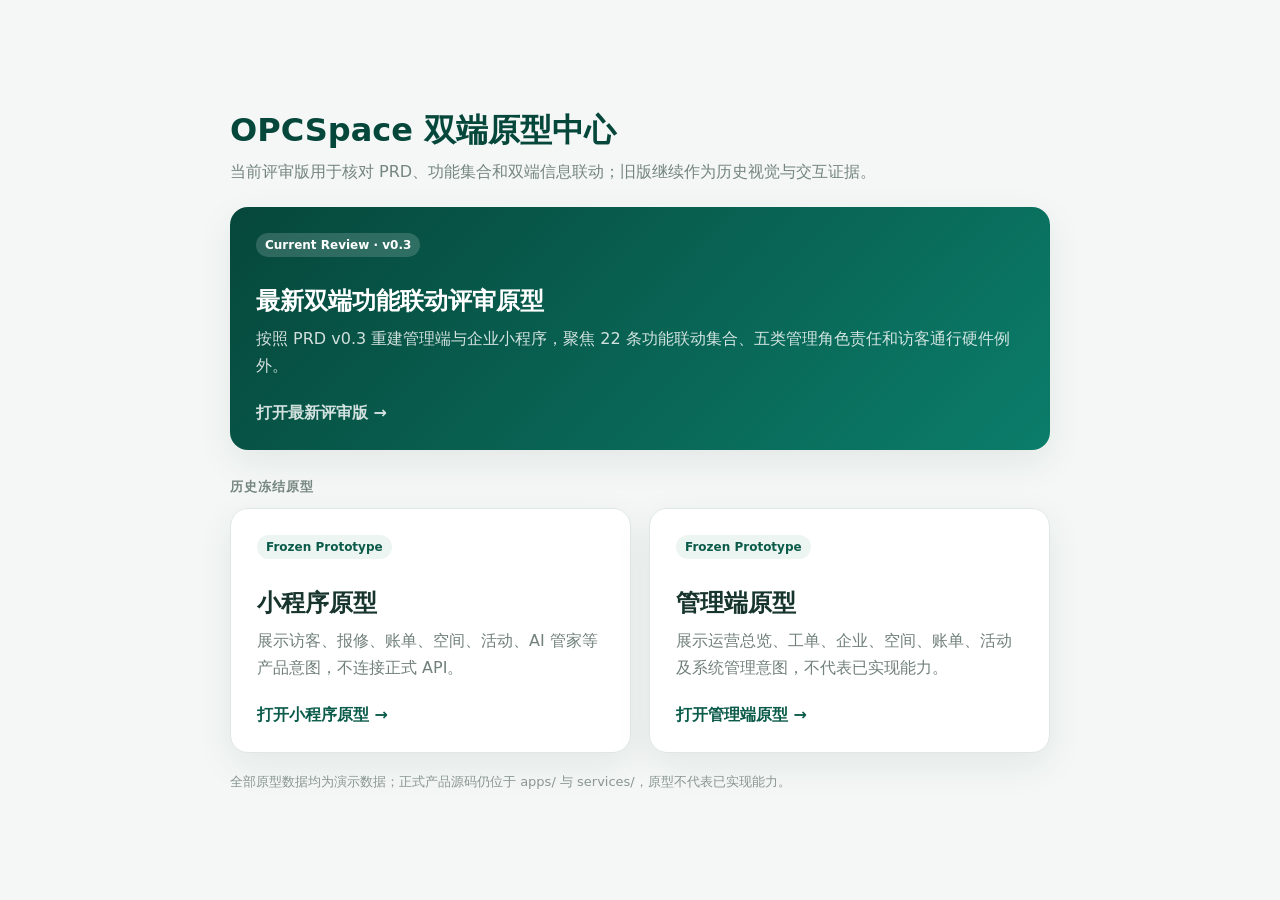
<file: prototypes/index.html>
<!doctype html>
<html lang="zh-CN">
<head>
  <meta charset="UTF-8" />
  <meta name="viewport" content="width=device-width, initial-scale=1" />
  <title>OPCSpace 双端原型中心</title>
  <style>
    * { box-sizing: border-box; }
    body { margin: 0; min-height: 100vh; display: grid; place-items: center; padding: 32px; background: #f4f7f6; color: #17352d; font-family: "Microsoft YaHei", system-ui, sans-serif; }
    main { width: min(820px, 100%); }
    header { margin-bottom: 24px; }
    h1 { margin: 0; color: #06473b; font-size: 32px; }
    header p { margin: 9px 0 0; color: #75857f; }
    .grid { display: grid; grid-template-columns: repeat(2, minmax(0, 1fr)); gap: 18px; }
    .current { grid-column: 1 / -1; min-height: 190px; background: linear-gradient(135deg, #06473b, #0b7d6a); color: white; border: 0; }
    .current p, .current strong { color: rgba(255,255,255,.82); }
    .current .tag { background: rgba(255,255,255,.16); color: white; }
    .archive-title { margin: 28px 0 12px; color: #75857f; font-size: 13px; font-weight: 700; letter-spacing: .08em; text-transform: uppercase; }
    a { display: block; min-height: 220px; padding: 26px; border: 1px solid #dfe8e4; border-radius: 18px; background: white; color: inherit; text-decoration: none; box-shadow: 0 12px 36px rgba(25, 62, 52, .08); transition: transform .18s, box-shadow .18s; }
    a:hover { transform: translateY(-3px); box-shadow: 0 18px 42px rgba(25, 62, 52, .14); }
    .tag { display: inline-block; padding: 5px 9px; border-radius: 999px; background: #edf5f2; color: #0b5b4a; font-size: 12px; font-weight: 700; }
    h2 { margin: 28px 0 8px; font-size: 24px; }
    a p { margin: 0; color: #71807b; line-height: 1.7; }
    strong { display: inline-block; margin-top: 24px; color: #0b5b4a; }
    footer { margin-top: 20px; color: #8a9692; font-size: 13px; }
    @media (max-width: 640px) { .grid { grid-template-columns: 1fr; } body { padding: 20px; } }
  </style>
</head>
<body>
  <main>
    <header><h1>OPCSpace 双端原型中心</h1><p>当前评审版用于核对 PRD、功能集合和双端信息联动；旧版继续作为历史视觉与交互证据。</p></header>
    <section class="grid">
      <a class="current" href="./review-v0.3/">
        <span class="tag">Current Review · v0.3</span><h2>最新双端功能联动评审原型</h2><p>按照 PRD v0.3 重建管理端与企业小程序，聚焦 22 条功能联动集合、五类管理角色责任和访客通行硬件例外。</p><strong>打开最新评审版 →</strong>
      </a>
    </section>
    <div class="archive-title">历史冻结原型</div>
    <section class="grid">
      <a href="./mini/" target="_blank" rel="noreferrer">
        <span class="tag">Frozen Prototype</span><h2>小程序原型</h2><p>展示访客、报修、账单、空间、活动、AI 管家等产品意图，不连接正式 API。</p><strong>打开小程序原型 →</strong>
      </a>
      <a href="./admin/" target="_blank" rel="noreferrer">
        <span class="tag">Frozen Prototype</span><h2>管理端原型</h2><p>展示运营总览、工单、企业、空间、账单、活动及系统管理意图，不代表已实现能力。</p><strong>打开管理端原型 →</strong>
      </a>
    </section>
    <footer>全部原型数据均为演示数据；正式产品源码仍位于 apps/ 与 services/，原型不代表已实现能力。</footer>
  </main>
</body>
</html>
</file>
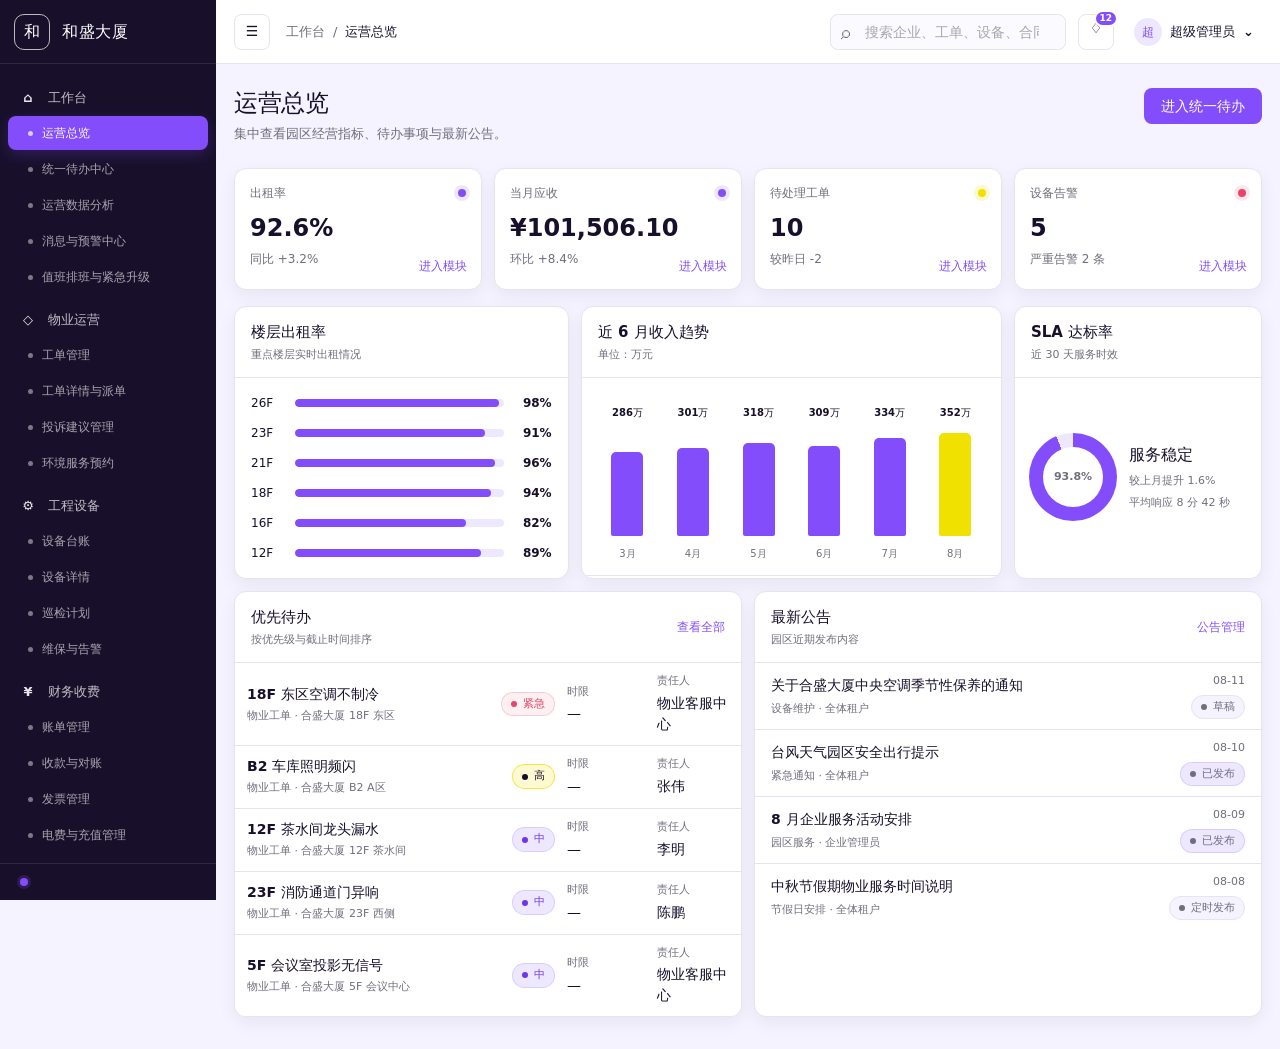
<file: web-admin/index.html>
<!doctype html>
<html lang="zh-CN">
  <head>
    <meta charset="UTF-8">
    <meta name="viewport" content="width=device-width, initial-scale=1.0">
    <meta
      name="description"
      content="和盛大厦物业、工程、财务、招商与内容运营一体化 Web 管理端原型。"
    >
    <title>和盛大厦 Web 管理端原型</title>
    <script type="module" crossorigin src="./assets/index-Col4iETK.js"></script>
    <link rel="stylesheet" crossorigin href="./assets/index-M0Bc6DtH.css">
  </head>
  <body>
    <a class="skip-link" href="#app">跳到主要内容</a>
    <main id="app" tabindex="-1"></main>
    <div id="overlay-root"></div>
    <div id="toast-root" role="status" aria-live="polite" aria-atomic="true"></div>
  </body>
</html>
</file>
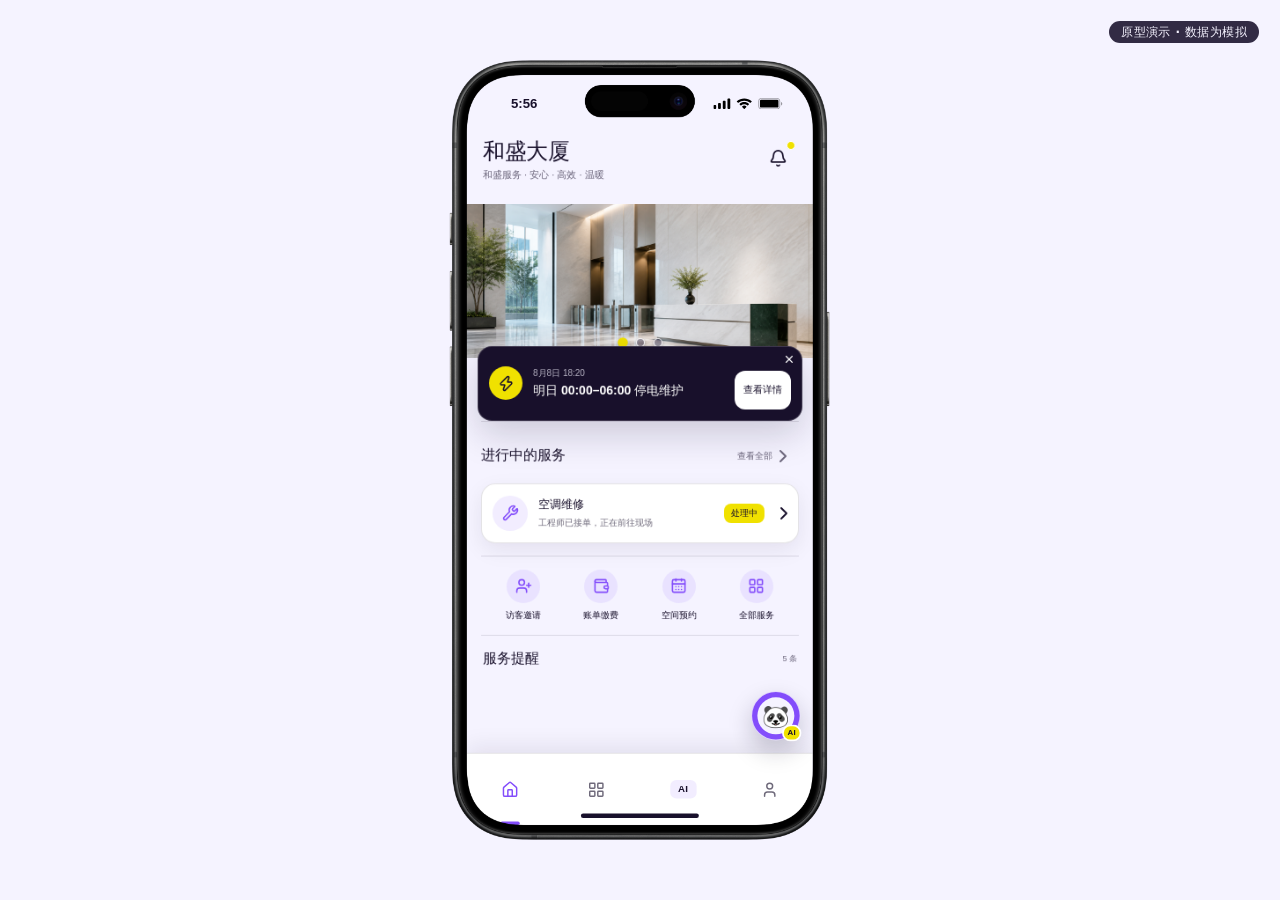
<file: prototypes/mini/index.html>
<!doctype html>
<html lang="zh-CN">
  <head>
    <meta charset="UTF-8" />
    <meta name="viewport" content="width=device-width, initial-scale=1.0" />
    <title>和盛大厦 · 小程序原型 v2</title>
    <script type="module" crossorigin src="./assets/index-MfHB7Usc.js"></script>
    <link rel="stylesheet" crossorigin href="./assets/index-D4FIHBUm.css">
  </head>
  <body>
    <div id="root"></div>
  </body>
</html>
</file>
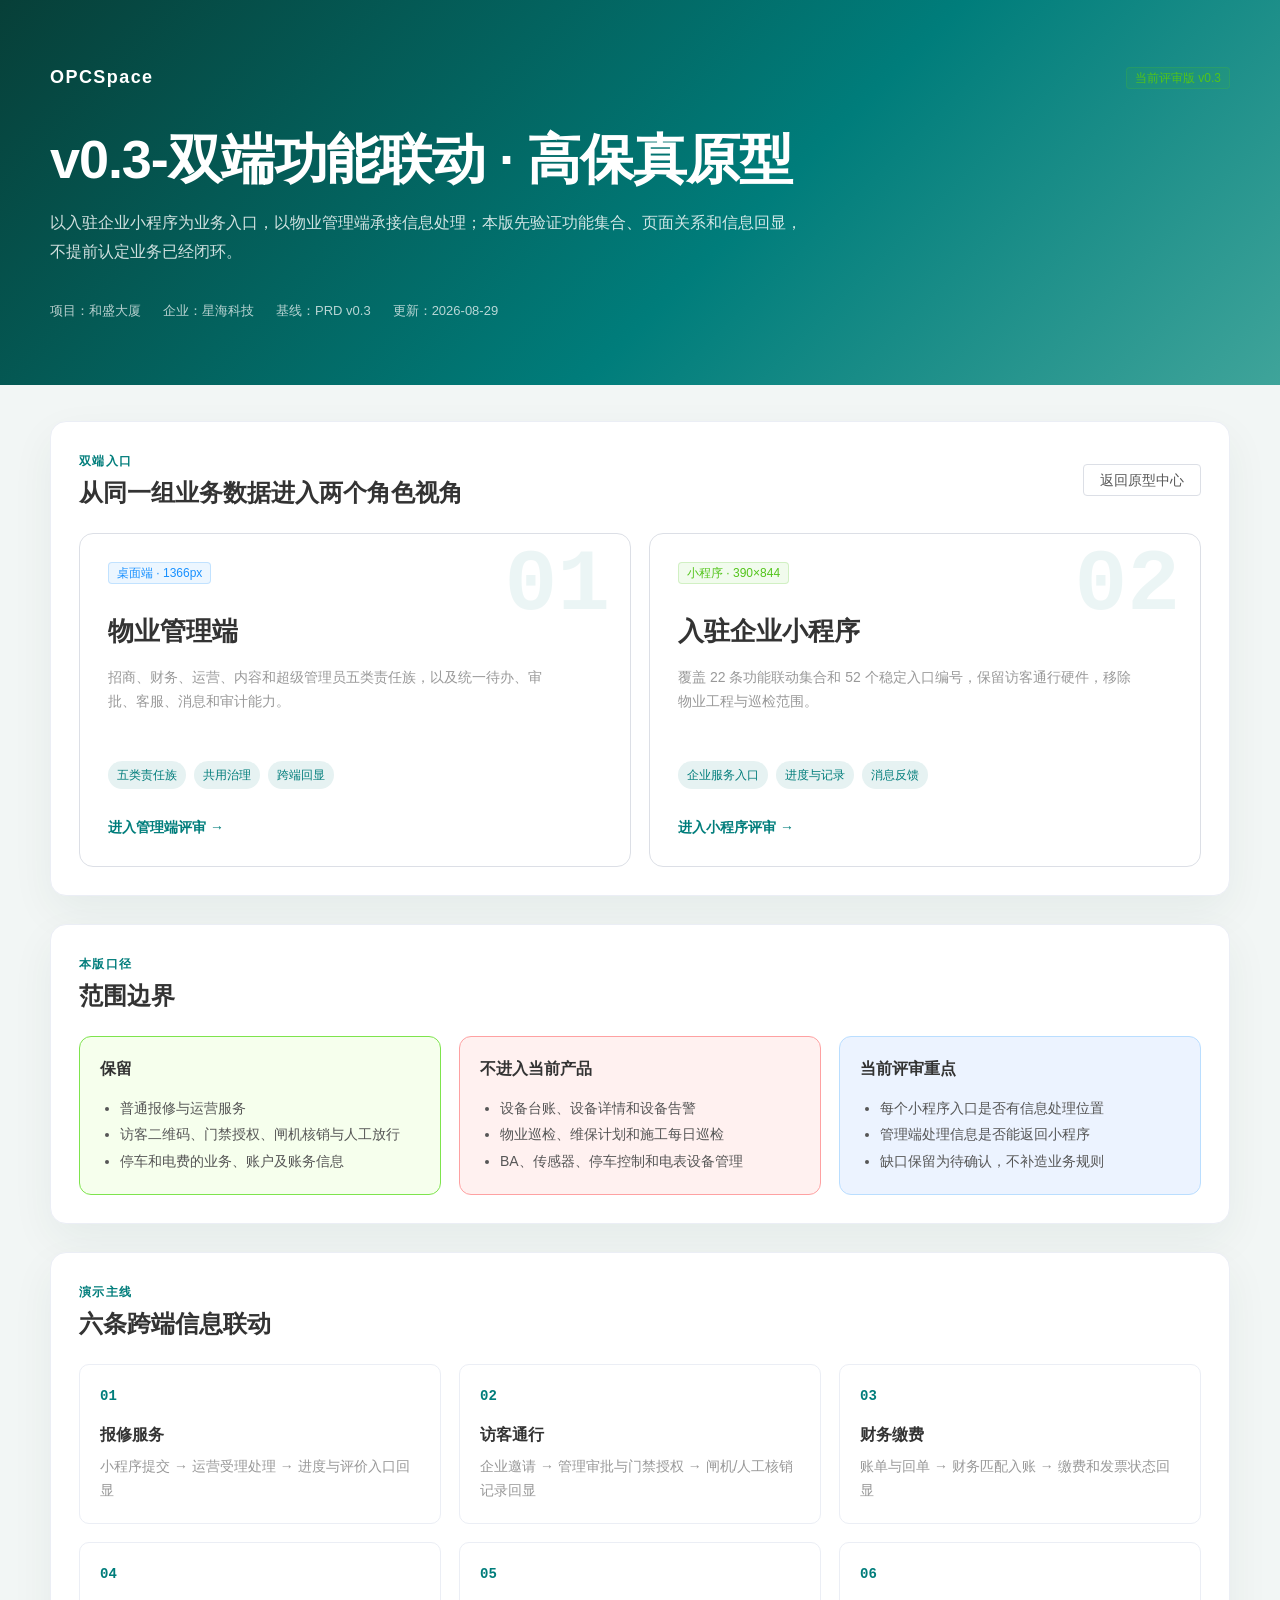
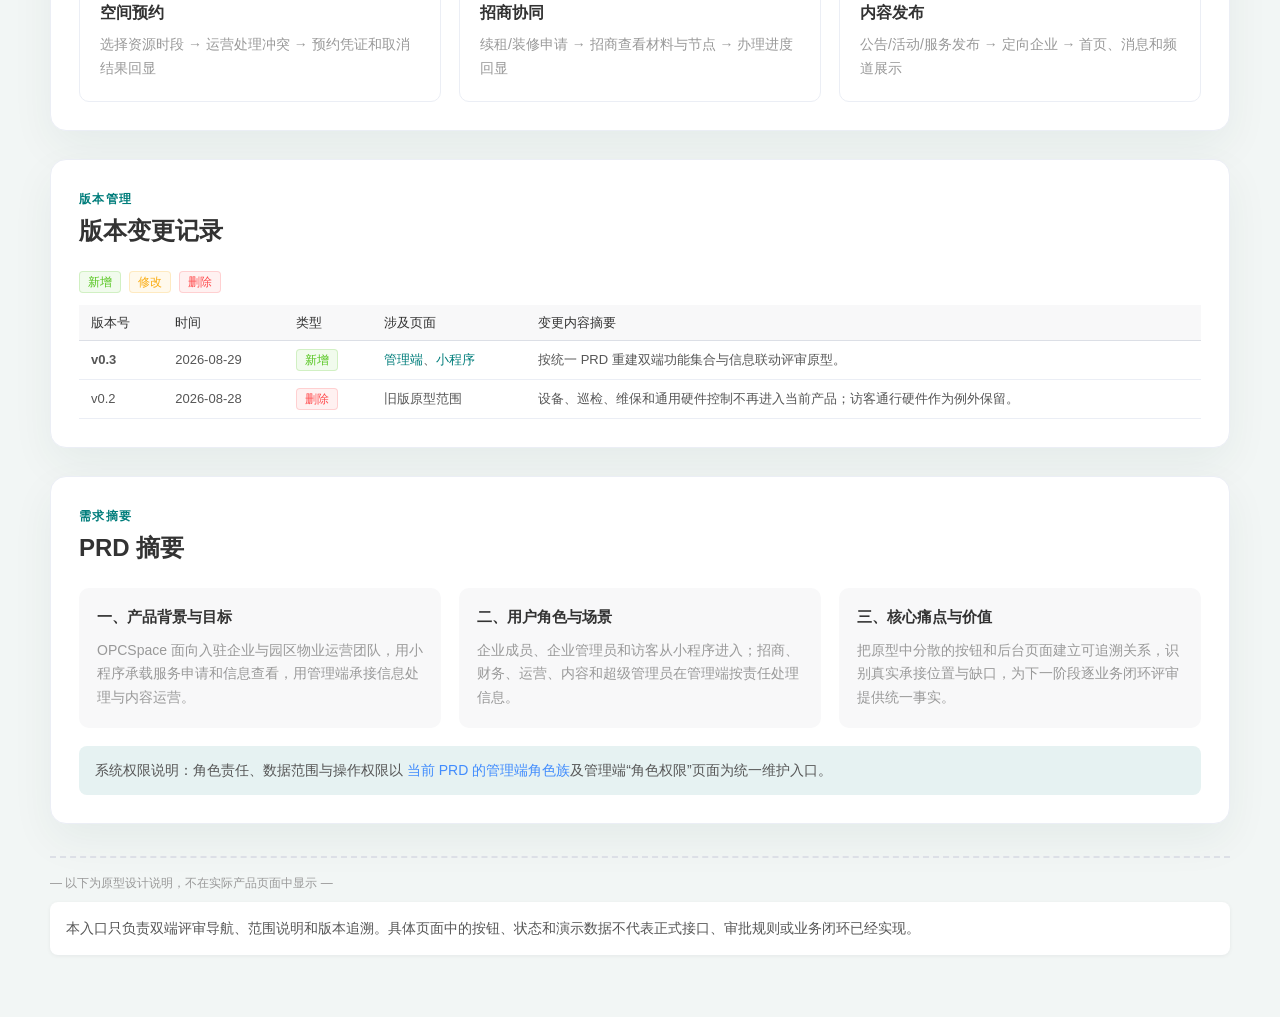
<file: prototypes/review-v0.3/index.html>
<!doctype html>
<html lang="zh-CN">
<head>
  <meta charset="UTF-8">
  <meta name="viewport" content="width=device-width, initial-scale=1.0">
  <meta name="description" content="OPCSpace v0.3 管理端与企业小程序功能联动高保真评审原型。">
  <title>v0.3-双端功能联动 · 高保真原型</title>
  <link rel="stylesheet" href="./assets/common.css?v=0.3.0">
  <link rel="stylesheet" href="./assets/skill-extras.css?v=0.3.0">
  <link rel="stylesheet" href="./review.css?v=0.3.0">
</head>
<body>
  <header class="review-hero">
    <div class="review-topline">
      <span class="review-brand">OPCSpace</span>
      <span class="tag tag-green">当前评审版 v0.3</span>
    </div>
    <h1>v0.3-双端功能联动 · 高保真原型</h1>
    <p data-anno-id="review.hero-desc">以入驻企业小程序为业务入口，以物业管理端承接信息处理；本版先验证功能集合、页面关系和信息回显，不提前认定业务已经闭环。</p>
    <div class="review-meta">
      <span>项目：和盛大厦</span>
      <span>企业：星海科技</span>
      <span>基线：PRD v0.3</span>
      <span>更新：2026-08-29</span>
    </div>
  </header>

  <main class="review-page">
    <section class="review-section">
      <div class="section-heading">
        <div><span class="eyebrow">双端入口</span><h2>从同一组业务数据进入两个角色视角</h2></div>
        <a class="btn" href="../" aria-label="返回原型中心">返回原型中心</a>
      </div>
      <div class="entry-grid">
        <a class="entry-card admin-entry" href="./admin/">
          <span class="entry-no">01</span>
          <span class="tag tag-blue">桌面端 · 1366px</span>
          <h3>物业管理端</h3>
          <p>招商、财务、运营、内容和超级管理员五类责任族，以及统一待办、审批、客服、消息和审计能力。</p>
          <div class="entry-points"><span>五类责任族</span><span>共用治理</span><span>跨端回显</span></div>
          <strong>进入管理端评审 →</strong>
        </a>
        <a class="entry-card mini-entry" href="./mini/">
          <span class="entry-no">02</span>
          <span class="tag tag-green">小程序 · 390×844</span>
          <h3>入驻企业小程序</h3>
          <p>覆盖 22 条功能联动集合和 52 个稳定入口编号，保留访客通行硬件，移除物业工程与巡检范围。</p>
          <div class="entry-points"><span>企业服务入口</span><span>进度与记录</span><span>消息反馈</span></div>
          <strong>进入小程序评审 →</strong>
        </a>
      </div>
    </section>

    <section class="review-section scope-section">
      <div class="section-heading"><div><span class="eyebrow">本版口径</span><h2>范围边界</h2></div></div>
      <div class="scope-grid">
        <article class="scope-card keep"><h3>保留</h3><ul><li>普通报修与运营服务</li><li>访客二维码、门禁授权、闸机核销与人工放行</li><li>停车和电费的业务、账户及账务信息</li></ul></article>
        <article class="scope-card remove"><h3>不进入当前产品</h3><ul><li>设备台账、设备详情和设备告警</li><li>物业巡检、维保计划和施工每日巡检</li><li>BA、传感器、停车控制和电表设备管理</li></ul></article>
        <article class="scope-card stage"><h3>当前评审重点</h3><ul><li>每个小程序入口是否有信息处理位置</li><li>管理端处理信息是否能返回小程序</li><li>缺口保留为待确认，不补造业务规则</li></ul></article>
      </div>
    </section>

    <section class="review-section">
      <div class="section-heading"><div><span class="eyebrow">演示主线</span><h2>六条跨端信息联动</h2></div></div>
      <div class="flow-grid">
        <article><b>01</b><h3>报修服务</h3><p>小程序提交 → 运营受理处理 → 进度与评价入口回显</p></article>
        <article><b>02</b><h3>访客通行</h3><p>企业邀请 → 管理审批与门禁授权 → 闸机/人工核销记录回显</p></article>
        <article><b>03</b><h3>财务缴费</h3><p>账单与回单 → 财务匹配入账 → 缴费和发票状态回显</p></article>
        <article><b>04</b><h3>空间预约</h3><p>选择资源时段 → 运营处理冲突 → 预约凭证和取消结果回显</p></article>
        <article><b>05</b><h3>招商协同</h3><p>续租/装修申请 → 招商查看材料与节点 → 办理进度回显</p></article>
        <article><b>06</b><h3>内容发布</h3><p>公告/活动/服务发布 → 定向企业 → 首页、消息和频道展示</p></article>
      </div>
    </section>

    <section class="review-section">
      <div class="section-heading"><div><span class="eyebrow">版本管理</span><h2>版本变更记录</h2></div></div>
      <div class="legend"><span class="tag tag-green">新增</span><span class="tag tag-orange">修改</span><span class="tag tag-red">删除</span></div>
      <div class="table-wrap">
        <table class="table">
          <thead><tr><th>版本号</th><th>时间</th><th>类型</th><th>涉及页面</th><th>变更内容摘要</th></tr></thead>
          <tbody>
            <tr><td><strong>v0.3</strong></td><td>2026-08-29</td><td><span class="tag tag-green">新增</span></td><td><a href="./admin/">管理端</a>、<a href="./mini/">小程序</a></td><td>按统一 PRD 重建双端功能集合与信息联动评审原型。</td></tr>
            <tr><td>v0.2</td><td>2026-08-28</td><td><span class="tag tag-red">删除</span></td><td>旧版原型范围</td><td>设备、巡检、维保和通用硬件控制不再进入当前产品；访客通行硬件作为例外保留。</td></tr>
          </tbody>
        </table>
      </div>
    </section>

    <section class="review-section prd-summary">
      <div class="section-heading"><div><span class="eyebrow">需求摘要</span><h2>PRD 摘要</h2></div></div>
      <div class="summary-grid">
        <article><h3>一、产品背景与目标</h3><p>OPCSpace 面向入驻企业与园区物业运营团队，用小程序承载服务申请和信息查看，用管理端承接信息处理与内容运营。</p></article>
        <article><h3>二、用户角色与场景</h3><p>企业成员、企业管理员和访客从小程序进入；招商、财务、运营、内容和超级管理员在管理端按责任处理信息。</p></article>
        <article><h3>三、核心痛点与价值</h3><p>把原型中分散的按钮和后台页面建立可追溯关系，识别真实承接位置与缺口，为下一阶段逐业务闭环评审提供统一事实。</p></article>
      </div>
      <p class="permission-note">系统权限说明：角色责任、数据范围与操作权限以 <a href="../../docs/prd/OPCSpace-PRD.md">当前 PRD 的管理端角色族</a>及管理端“角色权限”页面为统一维护入口。</p>
    </section>

    <div class="proto-note">
      <div class="note-hint">— 以下为原型设计说明，不在实际产品页面中显示 —</div>
      <div class="card" data-anno-id="review.note-1">本入口只负责双端评审导航、范围说明和版本追溯。具体页面中的按钮、状态和演示数据不代表正式接口、审批规则或业务闭环已经实现。</div>
    </div>
  </main>

  <script src="./data/annotations.js?v=0.3.0"></script>
  <script src="./assets/common.js?v=0.3.0"></script>
</body>
</html>
</file>
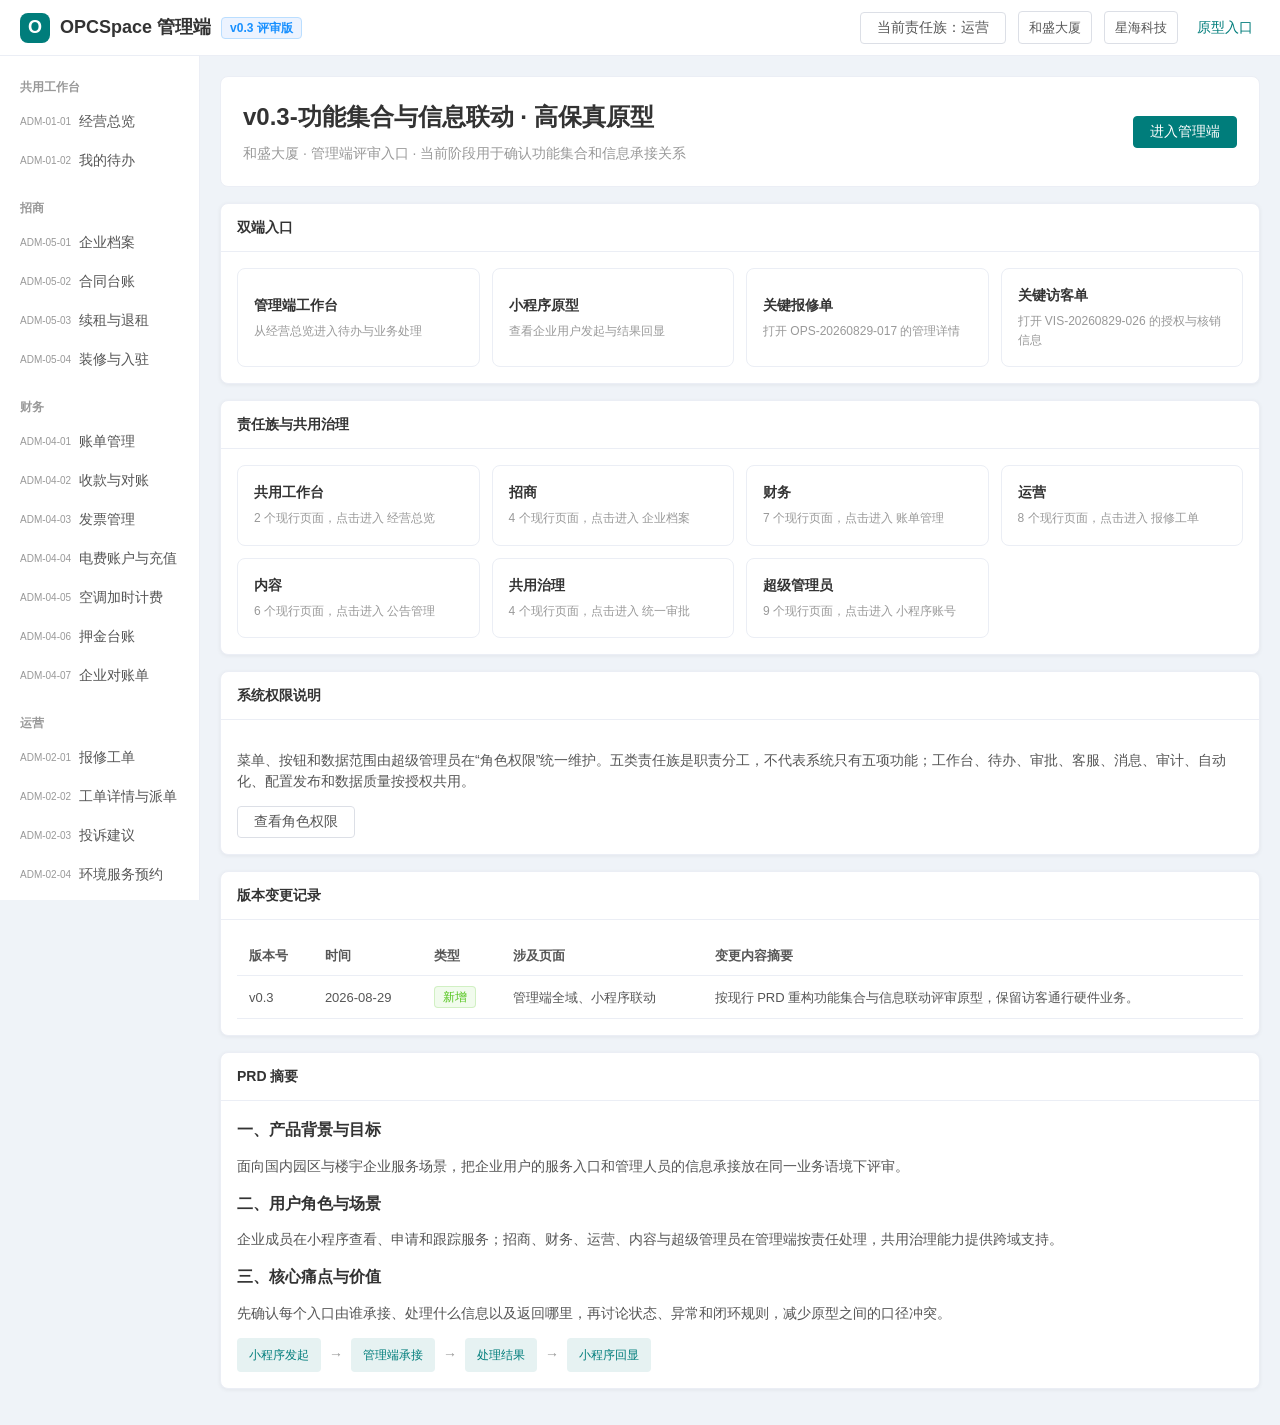
<file: prototypes/review-v0.3/admin/index.html>
<!doctype html>
<html lang="zh-CN">
<head>
  <meta charset="utf-8">
  <meta name="viewport" content="width=device-width,initial-scale=1">
  <title>v0.3-功能集合与信息联动 · 高保真原型</title>
  <link rel="stylesheet" href="../assets/common.css?v=0.3.0">
  <link rel="stylesheet" href="../assets/skill-extras.css?v=0.3.0">
  <link rel="stylesheet" href="admin.css?v=0.3.0">
  <link rel="stylesheet" href="admin-fixes.css?v=0.3.0">
</head>
<body>
  <div id="app" class="admin-shell"></div>
  <div id="toast" class="admin-toast" role="status" aria-live="polite"></div>
  <div id="modal" class="modal-mask admin-modal-mask" aria-hidden="true"></div>
  <script src="data/annotations.js?v=0.3.0"></script>
  <script src="data/pages.js?v=0.3.0"></script>
  <script src="admin.js?v=0.3.0"></script>
  <script src="../assets/common.js?v=0.3.0"></script>
</body>
</html>
</file>
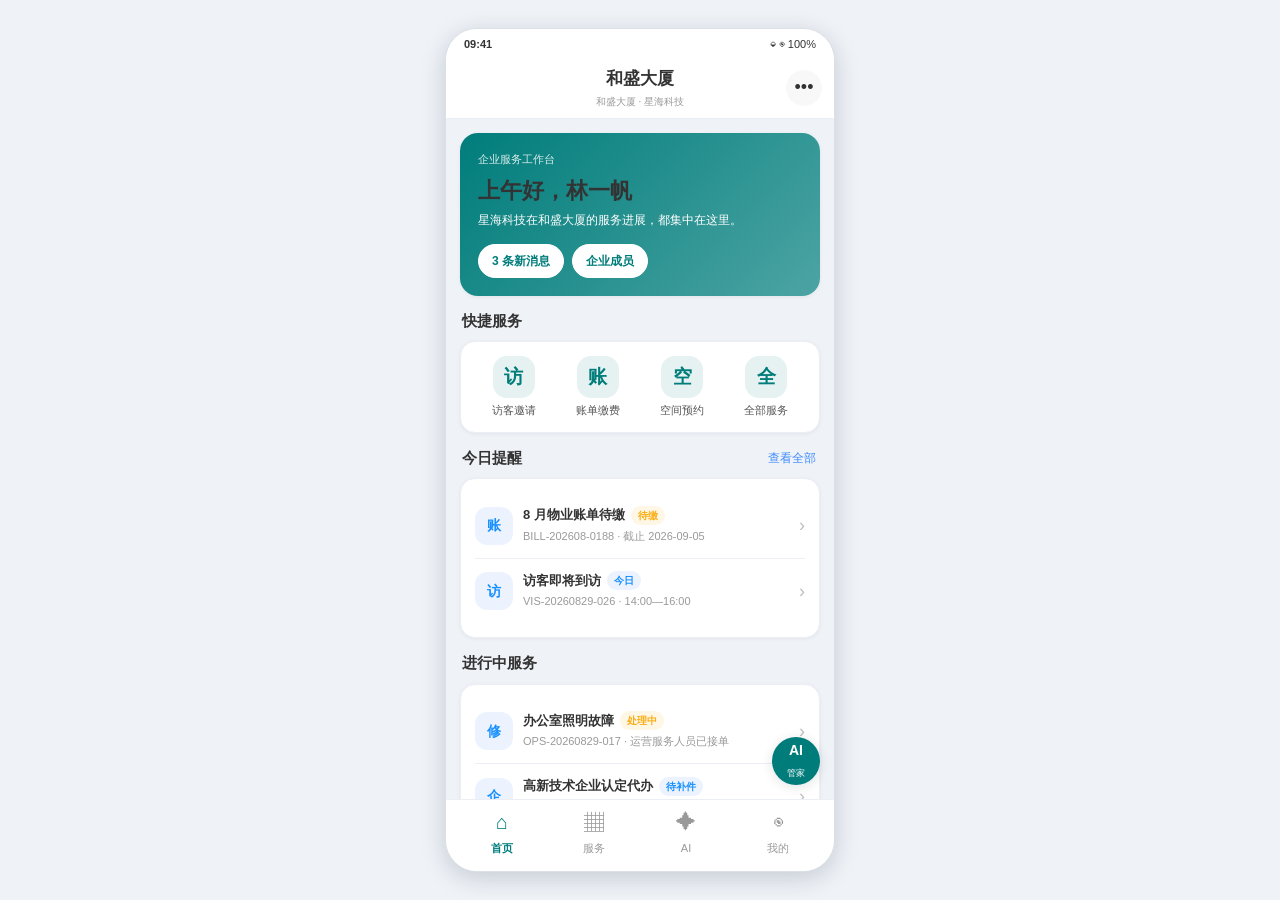
<file: prototypes/review-v0.3/mini/index.html>
<!doctype html>
<html lang="zh-CN">
<head>
  <meta charset="UTF-8">
  <meta name="viewport" content="width=device-width,initial-scale=1,maximum-scale=1,user-scalable=no">
  <meta name="theme-color" content="#007D7B">
  <title>OPCSpace v0.3 小程序原型</title>
  <link rel="stylesheet" href="../assets/common.css?v=0.3.0">
  <link rel="stylesheet" href="../assets/skill-extras.css?v=0.3.0">
  <link rel="stylesheet" href="mini.css?v=0.3.0">
</head>
<body>
  <main class="prototype-stage" aria-label="OPCSpace 小程序高保真原型">
    <section class="phone-shell">
      <div class="status-bar" aria-hidden="true"><strong>09:41</strong><span>◒ ◉ 100%</span></div>
      <header class="mini-header">
        <button class="icon-button header-back" type="button" data-action="back" aria-label="返回">‹</button>
        <div class="header-copy">
          <div class="header-title" id="page-title">OPCSpace</div>
          <div class="header-context">和盛大厦 · 星海科技</div>
        </div>
        <button class="icon-button" type="button" data-action="open-more" aria-label="更多操作">•••</button>
      </header>

      <div class="mini-scroll" id="app-view" tabindex="-1"></div>

      <button class="ai-fab" type="button" data-route="ai-assistant" aria-label="打开 AI 管家">
        <span>AI</span><small>管家</small>
      </button>

      <nav class="bottom-nav" aria-label="一级导航">
        <button type="button" data-route="home" data-tab="home"><span>⌂</span><em>首页</em></button>
        <button type="button" data-route="services" data-tab="services"><span>▦</span><em>服务</em></button>
        <button type="button" data-route="ai-hub" data-tab="ai"><span>✦</span><em>AI</em></button>
        <button type="button" data-route="profile" data-tab="profile"><span>◉</span><em>我的</em></button>
      </nav>
    </section>
  </main>

  <div class="sheet-mask" id="sheet-mask" hidden>
    <section class="action-sheet" role="dialog" aria-modal="true" aria-labelledby="sheet-title">
      <div class="sheet-handle"></div>
      <h2 id="sheet-title">更多操作</h2>
      <div id="sheet-body"></div>
      <button class="sheet-cancel" type="button" data-action="close-sheet">取消</button>
    </section>
  </div>

  <div class="dialog-mask" id="dialog-mask" hidden>
    <section class="mini-dialog" role="dialog" aria-modal="true" aria-labelledby="dialog-title">
      <div class="dialog-icon" id="dialog-icon">!</div>
      <h2 id="dialog-title">确认操作</h2>
      <p id="dialog-message"></p>
      <div class="dialog-actions">
        <button type="button" data-action="cancel-dialog">取消</button>
        <button class="dialog-confirm" type="button" data-action="confirm-dialog">确认</button>
      </div>
    </section>
  </div>

  <div class="toast" id="toast" role="status" aria-live="polite"></div>

  <script src="data/annotations.js?v=0.3.0"></script>
  <script src="data/screens.js?v=0.3.0"></script>
  <script src="../assets/common.js?v=0.3.0"></script>
  <script src="mini.js?v=0.3.0"></script>
</body>
</html>
</file>
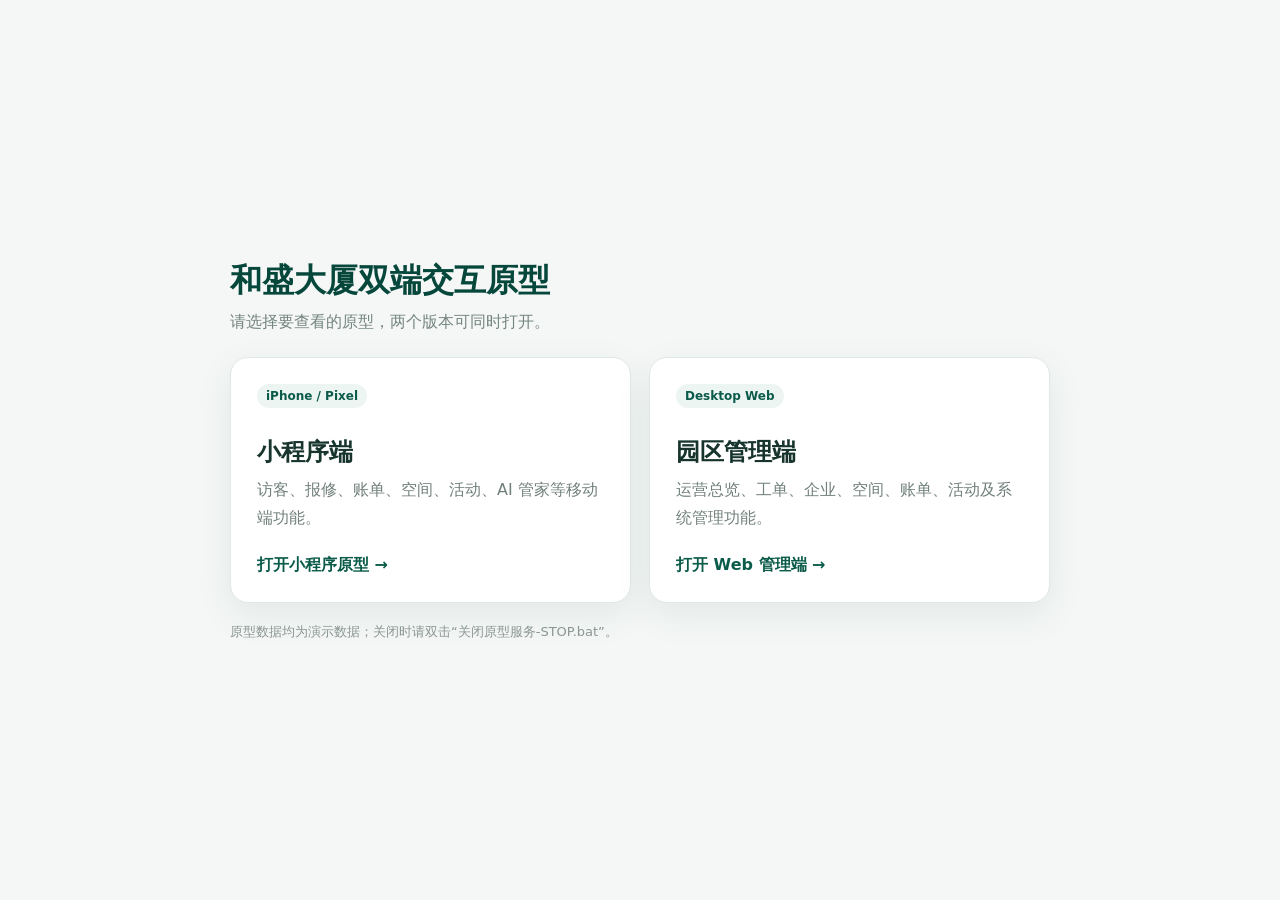
<file: 打开入口.html>
<!doctype html>
<html lang="zh-CN">
<head>
  <meta charset="UTF-8" />
  <meta name="viewport" content="width=device-width, initial-scale=1" />
  <title>和盛大厦双端原型</title>
  <style>
    * { box-sizing: border-box; }
    body { margin: 0; min-height: 100vh; display: grid; place-items: center; padding: 32px; background: #f4f7f6; color: #17352d; font-family: "Microsoft YaHei", system-ui, sans-serif; }
    main { width: min(820px, 100%); }
    header { margin-bottom: 24px; }
    h1 { margin: 0; color: #06473b; font-size: 32px; }
    header p { margin: 9px 0 0; color: #75857f; }
    .grid { display: grid; grid-template-columns: repeat(2, minmax(0, 1fr)); gap: 18px; }
    a { display: block; min-height: 220px; padding: 26px; border: 1px solid #dfe8e4; border-radius: 18px; background: white; color: inherit; text-decoration: none; box-shadow: 0 12px 36px rgba(25, 62, 52, .08); transition: transform .18s, box-shadow .18s; }
    a:hover { transform: translateY(-3px); box-shadow: 0 18px 42px rgba(25, 62, 52, .14); }
    .tag { display: inline-block; padding: 5px 9px; border-radius: 999px; background: #edf5f2; color: #0b5b4a; font-size: 12px; font-weight: 700; }
    h2 { margin: 28px 0 8px; font-size: 24px; }
    a p { margin: 0; color: #71807b; line-height: 1.7; }
    strong { display: inline-block; margin-top: 24px; color: #0b5b4a; }
    footer { margin-top: 20px; color: #8a9692; font-size: 13px; }
    @media (max-width: 640px) { .grid { grid-template-columns: 1fr; } body { padding: 20px; } }
  </style>
</head>
<body>
  <main>
    <header><h1>和盛大厦双端交互原型</h1><p>请选择要查看的原型，两个版本可同时打开。</p></header>
    <section class="grid">
      <a href="http://localhost:18081/" target="_blank" rel="noreferrer">
        <span class="tag">iPhone / Pixel</span><h2>小程序端</h2><p>访客、报修、账单、空间、活动、AI 管家等移动端功能。</p><strong>打开小程序原型 →</strong>
      </a>
      <a href="http://localhost:18082/" target="_blank" rel="noreferrer">
        <span class="tag">Desktop Web</span><h2>园区管理端</h2><p>运营总览、工单、企业、空间、账单、活动及系统管理功能。</p><strong>打开 Web 管理端 →</strong>
      </a>
    </section>
    <footer>原型数据均为演示数据；关闭时请双击“关闭原型服务-STOP.bat”。</footer>
  </main>
</body>
</html>
</file>
<file: web-admin/assets/index-M0Bc6DtH.css>
:root{--violet:#834dfb;--violet-dark:#6e36ec;--violet-soft:#eee8ff;--turbo:#f0e100;--haiti:#18102b;--haiti-soft:#2a2042;--chalk:#f5f3ff;--white:#fff;--text-muted:#726d7d;--border:#e7e3ef;--haiti-alpha-border:#18102b1f;--danger:#e74466;--success:#4f73ef;--space-1:8px;--space-2:16px;--space-3:24px;--space-4:32px;--space-5:40px;--space-6:48px;--radius-control:8px;--radius-card:12px;--radius-panel:16px;--sidebar-width:248px;--topbar-height:64px;--drawer-width:420px;--shadow-card:0 6px 18px #18102b0f;--shadow-overlay:0 18px 48px #18102b29;--transition-fast:.16s ease;--lightningcss-light:initial;--lightningcss-dark: ;color-scheme:light;color:var(--haiti);background:var(--chalk);font-synthesis:none;text-rendering:optimizelegibility;font-family:PingFang SC,Microsoft YaHei,Noto Sans CJK SC,system-ui,-apple-system,BlinkMacSystemFont,Segoe UI,sans-serif}*,:before,:after{box-sizing:border-box}html{background:var(--chalk);min-height:100%}body{min-height:100vh;color:var(--haiti);background:var(--chalk);margin:0;font-size:14px;line-height:1.5}button,input,select,textarea{color:inherit;font:inherit;margin:0}button,summary,a{-webkit-tap-highlight-color:transparent}button,summary{cursor:pointer}a{color:inherit;text-decoration:none}ul,ol{margin:0;padding:0;list-style:none}h1,h2,h3,p{margin-top:0}:focus-visible{outline-offset:2px;outline:3px solid #834dfb6b}.sr-only{clip:rect(0, 0, 0, 0);white-space:nowrap;border:0;width:1px;height:1px;margin:-1px;padding:0;position:absolute;overflow:hidden}@media (prefers-reduced-motion:reduce){*,:before,:after{scroll-behavior:auto!important;transition-duration:.01ms!important;animation-duration:.01ms!important;animation-iteration-count:1!important}}body{min-width:1280px;overflow-x:auto}.skip-link{z-index:1000;border-radius:var(--radius-control);color:var(--white);background:var(--violet);transition:transform var(--transition-fast);padding:8px 12px;position:fixed;top:8px;left:8px;transform:translateY(-160%)}.skip-link:focus{transform:translateY(0)}.admin-app{min-height:100vh}.app-sidebar{z-index:40;width:var(--sidebar-width);color:#ffffffdb;background:var(--haiti);flex-direction:column;min-height:100vh;display:flex;position:fixed;inset:0 auto 0 0}.brand{min-height:var(--topbar-height);border-bottom:1px solid #ffffff1a;align-items:center;gap:12px;padding:8px 20px;display:flex}.brand-mark{width:36px;height:36px;color:var(--white);border:1px solid #ffffffb3;border-radius:10px;place-items:center;font-size:16px;font-weight:800;display:grid}.brand-copy{flex-direction:column;min-width:0;display:flex}.brand-copy strong{color:var(--white);letter-spacing:.04em;font-size:16px}.brand-copy small{color:#ffffff8c;margin-top:1px;font-size:11px}.sidebar-navigation{scrollbar-color:#fff3 transparent;scrollbar-width:thin;flex:1;padding:16px 12px 24px;overflow-y:auto}.nav-group+.nav-group{margin-top:8px}.nav-group-title{color:#ffffffb8;align-items:center;gap:10px;min-height:36px;margin:0;padding:8px 10px;font-size:13px;font-weight:650;display:flex}.nav-group-icon{color:#ffffffe6;place-items:center;width:20px;display:grid}.nav-list{gap:2px;display:grid}.nav-link{border-radius:var(--radius-control);color:#ffffff9e;min-height:34px;transition:color var(--transition-fast), background var(--transition-fast);align-items:center;gap:8px;padding:7px 10px 7px 40px;font-size:12px;display:flex;position:relative}.nav-link:hover{color:var(--white);background:#ffffff14}.nav-link.is-current{color:var(--white);background:var(--violet);box-shadow:0 5px 14px #834dfb38}.nav-link-marker{opacity:.7;background:currentColor;border-radius:50%;width:5px;height:5px;position:absolute;left:24px}.sidebar-footer{color:#ffffff8c;border-top:1px solid #ffffff1a;align-items:center;gap:8px;padding:14px 20px;font-size:11px;display:flex}.system-status-dot{background:var(--violet);border-radius:50%;width:8px;height:8px;box-shadow:0 0 0 3px #834dfb33}.app-frame{min-height:100vh;margin-left:var(--sidebar-width)}.app-topbar{z-index:30;top:0;right:0;left:var(--sidebar-width);height:var(--topbar-height);border-bottom:1px solid var(--border);background:var(--white);justify-content:space-between;align-items:center;gap:24px;padding:0 24px;display:flex;position:fixed}.topbar-leading,.topbar-actions,.breadcrumb{align-items:center;display:flex}.topbar-leading{gap:16px;min-width:0}.topbar-actions{flex:none;gap:12px}.breadcrumb{min-width:0;color:var(--text-muted);white-space:nowrap;gap:8px;font-size:13px}.breadcrumb strong{max-width:220px;color:var(--haiti);text-overflow:ellipsis;overflow:hidden}.icon-button{border:1px solid var(--border);border-radius:var(--radius-control);width:36px;height:36px;color:var(--haiti);background:var(--white);place-items:center;padding:0;display:inline-grid;position:relative}.icon-button:hover{color:var(--violet);border-color:#834dfb59}.global-search{align-items:center;width:290px;height:36px;display:flex;position:relative}.global-search input{border:1px solid var(--border);border-radius:var(--radius-control);background:#fbfaff;outline:none;width:100%;height:100%;padding:0 12px 0 34px}.global-search input:focus{border-color:var(--violet);box-shadow:0 0 0 3px #834dfb1f}.global-search input::placeholder{color:#aaa5b3}.search-icon{z-index:1;color:var(--text-muted);font-size:18px;position:absolute;left:11px}.notification-badge{border:2px solid var(--white);min-width:17px;height:17px;color:var(--white);background:var(--violet);border-radius:9px;place-items:center;padding:0 4px;font-size:9px;font-weight:700;display:grid;position:absolute;top:-5px;right:-5px}.role-switcher{position:relative}.role-switcher summary{border-radius:var(--radius-control);align-items:center;gap:8px;min-height:38px;padding:0 8px;font-size:13px;font-weight:650;list-style:none;display:flex}.role-switcher summary::-webkit-details-marker{display:none}.role-switcher[open] summary,.role-switcher summary:hover{background:var(--chalk)}.avatar{width:28px;height:28px;color:var(--violet);background:var(--violet-soft);border-radius:50%;place-items:center;font-size:12px;display:grid}.role-popover{z-index:80;border:1px solid var(--border);border-radius:var(--radius-card);background:var(--white);width:210px;box-shadow:var(--shadow-overlay);max-height:calc(100vh - var(--topbar-height) - 24px);padding:12px;position:absolute;top:calc(100% + 10px);right:0;overflow-y:auto}.role-popover p{color:var(--text-muted);margin:0 0 8px;font-size:11px}.role-option{text-align:left;background:0 0;border:0;border-radius:7px;width:100%;padding:8px 10px;display:block}.role-option:hover,.role-option.is-current{color:var(--violet);background:var(--violet-soft)}.main-content{min-height:100vh;padding:calc(var(--topbar-height) + 24px) 24px 32px;background:var(--chalk)}.page-frame{width:100%;max-width:1540px;margin:0 auto}.page-header{justify-content:space-between;align-items:flex-start;gap:24px;min-height:64px;margin-bottom:16px;display:flex}.page-header h1{letter-spacing:-.02em;margin-bottom:6px;font-size:24px;line-height:1.25}.page-header p{max-width:720px;color:var(--text-muted);margin-bottom:0;font-size:13px}.button{border-radius:var(--radius-control);border:1px solid #0000;min-height:36px;padding:0 16px;font-weight:650}.button-primary{color:var(--white);background:var(--violet)}.button-primary:hover{background:var(--violet-dark)}.button-secondary{border-color:var(--border);background:var(--white)}.placeholder-card{border:1px solid var(--border);border-radius:var(--radius-card);background:var(--white);min-height:260px;box-shadow:var(--shadow-card);align-items:center;gap:24px;padding:40px;display:flex}.placeholder-card h2{margin-bottom:8px;font-size:20px}.placeholder-card p{color:var(--text-muted);margin-bottom:0}.placeholder-card .eyebrow{color:var(--violet);letter-spacing:.12em;text-transform:uppercase;margin-bottom:8px;font-size:11px;font-weight:750}.placeholder-index{color:var(--violet-soft);font-size:88px;font-weight:850;line-height:1}.overlay-layer{z-index:100;position:fixed;inset:0}.drawer-layer{z-index:101}.modal-layer{z-index:102}.kpi-grid{grid-template-columns:repeat(4,minmax(0,1fr));gap:14px;margin-bottom:16px;display:grid}.metric-card,.filter-bar,.data-table-card,.panel-card{border:1px solid var(--border);border-radius:var(--radius-card);background:var(--white);box-shadow:var(--shadow-card)}.metric-card{min-height:132px;padding:18px}.metric-card__header,.metric-card__footer,.batch-toolbar,.pagination,.pagination__controls,.drawer-actions,.tabs,.timeline__heading{align-items:center;display:flex}.metric-card__header,.metric-card__footer,.batch-toolbar,.pagination,.timeline__heading{justify-content:space-between}.metric-card__label,.metric-card__delta{color:var(--text-muted);font-size:12px}.metric-card__marker,.status-tag__dot{background:currentColor;border-radius:50%;display:inline-block}.metric-card__marker{width:8px;height:8px;color:var(--violet);box-shadow:0 0 0 4px var(--violet-soft)}.metric-card__value{color:var(--haiti);margin:14px 0 10px;font-size:28px;line-height:1;display:block}.metric-card--warning .metric-card__marker{color:var(--turbo);box-shadow:0 0 0 4px #f0e10033}.metric-card--danger .metric-card__marker{color:var(--danger);box-shadow:0 0 0 4px #e744661f}.text-action{color:var(--violet);background:0 0;border:0;padding:0;font-size:12px;font-weight:700}.text-action:hover{color:var(--violet-dark);text-decoration:underline}.filter-bar{align-items:flex-end;gap:12px;min-height:76px;margin-bottom:14px;padding:14px 16px;display:flex}.filter-control,.form-field{gap:6px;display:grid}.filter-control{width:180px}.filter-control--search{width:min(320px,28vw)}.filter-control>span,.form-field>label{color:var(--text-muted);font-size:12px;font-weight:650}.filter-control input,.filter-control select,.admin-form input,.admin-form select,.admin-form textarea{border:1px solid var(--border);border-radius:var(--radius-control);background:var(--white);outline:none;width:100%;min-height:36px;padding:7px 10px}.filter-control input:focus,.filter-control select:focus,.admin-form input:focus,.admin-form select:focus,.admin-form textarea:focus{border-color:var(--violet);box-shadow:0 0 0 3px #834dfb1f}.filter-bar__extras{flex:1;align-items:flex-end;gap:8px;display:flex}.filter-bar__actions,.row-actions{gap:8px;display:flex}.data-table-card{overflow:hidden}.batch-toolbar{border-bottom:1px solid var(--border);min-height:52px;color:var(--text-muted);padding:8px 16px;font-size:12px}.batch-toolbar>div{gap:8px;display:flex}.data-table-scroll{overflow-x:auto}.data-table{border-collapse:collapse;width:100%;color:var(--haiti);font-size:13px}.data-table th,.data-table td{border-bottom:1px solid var(--border);text-align:left;vertical-align:middle;white-space:nowrap;min-height:48px;padding:13px 14px}.data-table th{color:var(--text-muted);background:var(--chalk);font-size:12px;font-weight:700}.data-table tbody tr:hover{background:var(--violet-soft)}.data-table tbody tr:last-child td{border-bottom:0}.table-select{width:44px;text-align:center!important}.table-select input{width:15px;height:15px;accent-color:var(--violet)}.table-actions{width:1%;text-align:right!important}.row-actions{justify-content:flex-end}.status-tag{border:1px solid var(--border);min-height:24px;color:var(--text-muted);background:var(--chalk);white-space:nowrap;border-radius:999px;align-items:center;gap:6px;padding:3px 9px;font-size:11px;font-weight:700;display:inline-flex}.status-tag__dot{width:6px;height:6px}.status-tag--info,.status-tag--violet,.status-tag--success{color:var(--violet-dark);background:var(--violet-soft);border-color:#834dfb2e}.status-tag--warning{color:var(--haiti);background:#f0e1002e;border-color:#f0e100b3}.status-tag--danger{color:var(--danger);background:#e7446614;border-color:#e7446633}.pagination{border-top:1px solid var(--border);min-height:58px;color:var(--text-muted);padding:10px 16px;font-size:12px}.pagination__controls{gap:6px}.pagination button{border:1px solid var(--border);border-radius:var(--radius-control);background:var(--white);min-width:32px;height:32px;padding:0 8px}.pagination button:hover:not(:disabled),.pagination button.is-current{border-color:var(--violet);color:var(--white);background:var(--violet)}button:disabled,input:disabled,select:disabled,textarea:disabled,[aria-disabled=true]{cursor:not-allowed;opacity:.48}.overlay-scrim{background:#18102b6b;border:0;width:100%;height:100%;padding:0;position:absolute;inset:0}.drawer{width:clamp(var(--drawer-width), 32vw, 480px);border:1px solid var(--border);background:var(--white);max-width:calc(100vw - 32px);height:100%;box-shadow:var(--shadow-overlay);flex-direction:column;display:flex;position:absolute;top:0;right:0}.modal{border:1px solid var(--border);border-radius:var(--radius-panel);background:var(--white);width:min(520px,100vw - 48px);box-shadow:var(--shadow-overlay);flex-direction:column;display:flex;position:absolute;top:50%;left:50%;transform:translate(-50%,-50%)}.overlay-header{border-bottom:1px solid var(--border);justify-content:space-between;align-items:center;gap:16px;min-height:64px;padding:12px 20px;display:flex}.overlay-body{color:var(--text-muted);flex:1;padding:24px 20px;overflow:auto}.modal-actions{border-top:1px solid var(--border);justify-content:flex-end;gap:8px;padding:16px 20px;display:flex}#toast-root{z-index:140;position:fixed;top:80px;right:24px}.toast{border:1px solid var(--border);border-radius:var(--radius-card);background:var(--white);min-width:280px;max-width:420px;box-shadow:var(--shadow-overlay);align-items:center;gap:10px;padding:12px 14px;font-size:13px;font-weight:650;display:flex}.toast-icon{width:22px;height:22px;color:var(--white);background:var(--violet);border-radius:50%;flex:none;place-items:center;display:grid}.toast-warning{background:#f0e10014;border-color:#f0e100ad}.toast-warning .toast-icon{color:var(--haiti);background:var(--turbo)}.overlay-header>div{min-width:0}.overlay-header h2{margin:0 0 2px;font-size:18px}.overlay-header p{color:var(--text-muted);margin:0;font-size:12px}.drawer-actions{border-top:1px solid var(--border);background:var(--white);justify-content:flex-end;gap:8px;min-height:64px;padding:14px 20px}.modal-copy{color:var(--haiti);line-height:1.75}.admin-form{gap:16px;display:grid}.admin-form textarea{resize:vertical}.field-error{min-height:18px;color:var(--danger);margin:0;font-size:11px}.tabs{border-bottom:1px solid var(--border);background:var(--white);gap:4px;min-height:44px;padding:0 6px}.tab-button{color:var(--text-muted);background:0 0;border:0;border-bottom:2px solid #0000;align-self:stretch;padding:0 14px}.tab-button.is-current{border-bottom-color:var(--violet);color:var(--violet);font-weight:700}.timeline{gap:0;display:grid}.timeline__item{grid-template-columns:18px minmax(0,1fr);gap:10px;padding-bottom:22px;display:grid;position:relative}.timeline__item:before{background:var(--border);content:"";width:1px;position:absolute;top:12px;bottom:-2px;left:5px}.timeline__item:last-child:before{display:none}.timeline__marker{z-index:1;border:3px solid var(--violet-soft);background:var(--violet);border-radius:50%;width:11px;height:11px;margin-top:5px}.timeline__heading{gap:12px}.timeline time,.timeline small,.timeline p{color:var(--text-muted);font-size:12px}.timeline p{margin:5px 0 3px}.empty-state{min-height:190px;color:var(--text-muted);text-align:center;align-content:center;place-items:center;padding:28px;display:grid}.empty-state__icon{width:48px;height:48px;color:var(--violet);background:var(--violet-soft);border-radius:50%;place-items:center;margin-bottom:10px;font-size:24px;display:grid}.empty-state h3{color:var(--haiti);margin-bottom:4px;font-size:16px}.empty-state p{margin:0}.loading-skeleton{background:var(--violet-soft);border-radius:6px;min-height:14px;animation:1.2s ease-in-out infinite alternate skeleton-pulse}@keyframes skeleton-pulse{0%{opacity:.45}to{opacity:1}}.workspace-page{min-width:0}.workspace-page .panel-card{min-width:0;overflow:hidden}.panel-heading{border-bottom:1px solid var(--border);justify-content:space-between;align-items:center;gap:16px;min-height:58px;padding:14px 16px;display:flex}.panel-heading h2,.alert-detail h2,.alert-detail h3{margin:0}.panel-heading h2{font-size:15px}.panel-heading p{color:var(--text-muted);margin:3px 0 0;font-size:11px}.workspace-kpis .route-metric{min-width:0;position:relative}.workspace-kpis .metric-card{height:100%;padding-bottom:18px}.metric-route{color:var(--violet);background:0 0;border:0;padding:0;font-size:12px;font-weight:700;position:absolute;bottom:18px;right:18px}.metric-route:hover{color:var(--violet-dark);text-decoration:underline}.metric-permission-note{color:var(--text-muted);justify-items:end;font-size:11px;line-height:1.35;display:grid;position:absolute;bottom:15px;right:18px}.metric-permission-note strong{color:var(--text-secondary);font-size:12px}.workspace-grid,.analytics-grid,.alert-center-grid{gap:14px;display:grid}.workspace-grid--overview{grid-template-columns:repeat(12,minmax(0,1fr))}.occupancy-card{grid-column:span 4}.income-card{grid-column:span 5}.sla-card{grid-column:span 3}.priority-card{grid-column:span 7}.notices-card{grid-column:span 5}.floor-occupancy{gap:12px;padding:16px;display:grid}.floor-occupancy__row{grid-template-columns:34px minmax(80px,1fr) 38px;align-items:center;gap:10px;font-size:12px;display:grid}.floor-occupancy__track,.utilization-list div{background:var(--violet-soft);border-radius:999px;height:8px;overflow:hidden}.floor-occupancy__bar,.utilization-list i{width:var(--value);border-radius:inherit;background:var(--violet);height:100%;display:block}.floor-occupancy__row strong{text-align:right}.income-bars,.chart-bars{border-bottom:1px solid var(--border);align-items:end;gap:10px;height:198px;padding:24px 18px 14px;display:grid}.income-bars{grid-template-columns:repeat(6,minmax(0,1fr))}.income-bars li,.chart-bars li{height:100%;color:var(--text-muted);text-align:center;grid-template-rows:18px minmax(0,1fr) 20px;align-items:end;gap:5px;font-size:10px;display:grid}.income-bars__value,.chart-bars__value{color:var(--haiti);font-size:10px;font-weight:700}.income-bars__bar,.chart-bars__column{width:min(32px,74%);height:var(--bar);background:var(--violet);border-radius:5px 5px 2px 2px;min-height:12px;margin:0 auto}.income-bars li:nth-child(6) .income-bars__bar{background:var(--turbo)}.sla-summary{grid-template-columns:112px minmax(0,1fr);align-items:center;gap:18px;min-height:198px;padding:18px;display:grid}.sla-ring{aspect-ratio:1;background:conic-gradient(var(--violet) var(--progress), var(--violet-soft) 0);border-radius:50%;place-items:center;width:112px;display:grid;position:relative}.sla-ring:before{aspect-ratio:1;background:var(--white);content:"";border-radius:50%;width:78px}.sla-ring span{font-size:18px;font-weight:800;position:absolute}.sla-summary>div:last-child{gap:6px;display:grid}.sla-summary strong{font-size:16px}.sla-summary span,.sla-summary small{color:var(--text-muted);font-size:11px}.todo-list,.notice-list,.alert-list{display:grid}.todo-list li+li,.notice-list li+li,.alert-list li+li{border-top:1px solid var(--border)}.todo-row{text-align:left;background:var(--white);border:0;grid-template-columns:minmax(180px,1fr) auto 92px 88px;align-items:center;gap:12px;width:100%;min-height:62px;padding:10px 16px;display:grid}.todo-row:hover,.alert-item:hover{background:var(--violet-soft)}.todo-row__main,.todo-row>span:not(.status-tag){gap:3px;min-width:0;display:grid}.todo-row strong,.notice-row strong,.alert-item strong{text-overflow:ellipsis;white-space:nowrap;overflow:hidden}.todo-row small,.notice-row span,.notice-row time,.alert-item small,.alert-item time{color:var(--text-muted);font-size:11px}.notice-row{justify-content:space-between;align-items:center;gap:14px;min-height:62px;padding:10px 16px;display:flex}.notice-row>div{gap:5px;min-width:0;display:grid}.notice-row>div:last-child{flex:none;justify-items:end}.workspace-tabs{margin-bottom:14px}.workspace-todo-scope{color:var(--text-muted);margin:-6px 0 12px;font-size:13px}.workspace-tabs .tab-button{align-items:center;gap:8px;display:flex}.workspace-tabs .tab-button span{min-width:22px;height:20px;color:var(--text-muted);background:var(--chalk);border-radius:10px;place-items:center;padding-inline:6px;font-size:10px;display:grid}.workspace-tabs .tab-button.is-current span{color:var(--violet-dark);background:var(--violet-soft)}.workspace-tasks>.pagination{border:1px solid var(--border);border-radius:0 0 var(--radius-card) var(--radius-card);background:var(--white);box-shadow:var(--shadow-card);border-top:0}.analytics-filter,.alert-filter{align-items:flex-end;gap:12px;min-height:70px;margin-bottom:14px;padding:12px 16px;display:flex}.analytics-filter__note{color:var(--text-muted);flex:1;align-self:center;font-size:11px}.analytics-grid{grid-template-columns:repeat(12,minmax(0,1fr))}.analytics-grid .chart-card{grid-column:span 4}.chart-bars{grid-template-columns:repeat(6,minmax(0,1fr))}.chart-card:nth-child(2) .chart-bars__column{background:var(--turbo)}.utilization-list{align-content:center;gap:18px;min-height:198px;padding:18px;display:grid}.utilization-list li{grid-template-columns:80px minmax(70px,1fr) 40px;align-items:center;gap:10px;font-size:11px;display:grid}.utilization-list strong{text-align:right}.funnel-card{grid-column:span 5}.compare-card{grid-column:span 7}.business-funnel{gap:8px;padding:16px;display:grid}.business-funnel li{width:var(--width);border-left:4px solid var(--violet);border-radius:0 var(--radius-control) var(--radius-control) 0;background:var(--violet-soft);justify-content:space-between;align-items:center;min-height:38px;padding:0 14px;display:flex}.business-funnel li:nth-child(2n){border-left-color:var(--turbo);background:#f0e10029}.business-funnel span{font-size:12px}.business-funnel strong{font-size:16px}.compare-card .data-table-card{box-shadow:none;border:0;border-radius:0}.alert-filter .filter-control--search{flex:1}.alert-center-grid{grid-template-columns:minmax(420px,.9fr) minmax(480px,1.1fr);align-items:start}.alert-list-card,.alert-detail-card{min-height:580px}.alert-list{max-height:520px;overflow-y:auto}.alert-item{text-align:left;background:var(--white);border:0;grid-template-columns:8px minmax(0,1fr) auto;align-items:center;gap:12px;width:100%;min-height:72px;padding:11px 14px;display:grid}.alert-item.is-active{background:var(--violet-soft);box-shadow:inset 3px 0 var(--violet)}.alert-item__severity{background:var(--text-muted);border-radius:4px;width:8px;height:42px}.alert-item__severity--warning{background:var(--turbo)}.alert-item__severity--danger{background:var(--danger)}.alert-item>span:nth-child(2),.alert-item>span:last-child{gap:5px;min-width:0;display:grid}.alert-item>span:last-child{justify-items:end}.alert-detail{flex-direction:column;min-height:578px;display:flex}.alert-detail>header{border-bottom:1px solid var(--border);justify-content:space-between;align-items:flex-start;gap:16px;padding:20px;display:flex}.alert-detail h2{margin-top:5px;font-size:18px}.eyebrow{color:var(--violet);letter-spacing:.08em;text-transform:uppercase;font-size:10px;font-weight:800}.detail-grid{border-bottom:1px solid var(--border);grid-template-columns:repeat(2,minmax(0,1fr));gap:14px 20px;margin:0;padding:18px 20px;display:grid}.detail-grid div{min-width:0}.detail-grid dt{color:var(--text-muted);margin-bottom:4px;font-size:11px}.detail-grid dd{text-overflow:ellipsis;white-space:nowrap;margin:0;font-size:13px;font-weight:650;overflow:hidden}.alert-detail__timeline{flex:1;padding:18px 20px 0}.alert-detail__timeline h3{margin-bottom:16px;font-size:14px}.alert-detail__actions{border-top:1px solid var(--border);justify-content:flex-end;gap:8px;padding:14px 20px;display:flex}.alert-detail--empty{color:var(--text-muted);place-items:center;display:grid}@media (width<=1280px){.workspace-grid,.analytics-grid,.alert-center-grid,.workspace-kpis{gap:12px}.workspace-kpis .metric-card{min-height:122px;padding:15px}.workspace-kpis .metric-card__value{font-size:24px}.metric-route{bottom:15px;right:15px}.occupancy-card{grid-column:span 4}.income-card{grid-column:span 5}.sla-card{grid-column:span 3}.priority-card,.notices-card{grid-column:span 6}.sla-summary{grid-template-columns:88px minmax(0,1fr);gap:12px;padding:14px}.sla-ring{width:88px}.sla-ring:before{width:60px}.todo-row{grid-template-columns:minmax(150px,1fr) auto 78px 72px;padding-inline:12px}.workspace-tasks .filter-control--search{width:250px}.analytics-grid .chart-card{grid-column:span 4}.alert-center-grid{grid-template-columns:minmax(380px,.9fr) minmax(430px,1.1fr)}.alert-detail__actions .button{padding-inline:11px}}.property-page{min-width:0}.property-tabs{margin-bottom:14px;display:flex;overflow-x:auto}.property-tabs .tab-button{white-space:nowrap;align-items:center;gap:7px;display:flex}.property-tabs .tab-button span{min-width:22px;color:var(--text-muted);background:var(--chalk);text-align:center;border-radius:999px;padding:2px 6px;font-size:10px}.property-tabs .tab-button.is-current span{color:var(--violet-dark);background:var(--violet-soft)}.property-work-orders>.pagination,.property-complaints>.pagination,.property-environment>.pagination{border:1px solid var(--border);border-radius:0 0 var(--radius-card) var(--radius-card);background:var(--white);box-shadow:var(--shadow-card);border-top:0}.property-detail-grid{grid-template-columns:minmax(0,1fr) 340px;align-items:start;gap:14px;display:grid}.property-detail-main,.property-side-stack>.panel-card{overflow:hidden}.property-info-grid{border-bottom:1px solid var(--border);grid-template-columns:repeat(3,minmax(0,1fr));gap:16px 20px;margin:0;padding:18px 20px;display:grid}.property-info-grid div,.drawer-summary div,.drawer-detail dl div,.assignment-card dl div{min-width:0}.property-info-grid dt,.drawer-summary dt,.drawer-detail dt,.assignment-card dt{color:var(--text-muted);margin-bottom:5px;font-size:11px}.property-info-grid dd,.drawer-summary dd,.drawer-detail dd,.assignment-card dd{color:var(--haiti);margin:0;font-size:13px;font-weight:650}.property-copy,.property-photos,.property-timeline{border-bottom:1px solid var(--border);padding:18px 20px}.property-copy h3,.property-photos h3,.property-timeline h3,.drawer-section h3{margin:0 0 14px;font-size:14px}.property-copy p,.drawer-copy,.drawer-detail p{color:var(--text-muted);margin:0;line-height:1.7}.property-photos>div{grid-template-columns:repeat(3,minmax(0,1fr));gap:10px;display:grid}.property-photos figure,.evidence-thumb{border:1px solid var(--border);border-radius:var(--radius-control);background:var(--chalk);margin:0;overflow:hidden}.property-photos img{aspect-ratio:5/3;object-fit:cover;width:100%;display:block}.property-photos figcaption,.evidence-thumb figcaption{color:var(--text-muted);padding:7px 9px;font-size:11px}.property-side-stack{gap:14px;display:grid}.sla-compact{gap:8px;padding:18px;display:grid}.sla-compact strong{font-size:28px}.sla-compact>span,.sla-compact p{color:var(--text-muted);font-size:12px}.sla-compact>div{background:var(--violet-soft);border-radius:999px;height:8px;overflow:hidden}.sla-compact i{width:var(--value);background:var(--violet);height:100%;display:block}.assignment-card dl,.drawer-summary,.drawer-detail dl{grid-template-columns:repeat(2,minmax(0,1fr));gap:14px;margin:0;padding:18px;display:grid}.assignment-actions{border-top:1px solid var(--border);justify-content:flex-end;gap:8px;padding:14px 18px;display:flex}.complaint-kpis{grid-template-columns:repeat(6,minmax(0,1fr));gap:12px;margin-bottom:14px;display:grid}.complaint-kpis .metric-card{min-height:112px;padding:14px}.complaint-kpis .metric-card__value{margin-block:12px 8px;font-size:24px}.complaint-empty{min-height:320px}.drawer-detail{border-radius:var(--radius-card);background:var(--chalk);margin:-4px 0 18px;padding:16px}.drawer-detail h3{margin:5px 0 8px;font-size:17px}.drawer-detail dl{padding:14px 0 0}.drawer-section{margin-top:18px}.evidence-grid{grid-template-columns:repeat(2,minmax(0,1fr));gap:10px;display:grid}.evidence-thumb span{min-height:82px;color:var(--violet);place-items:center;font-size:30px;display:grid}.drawer-form{border-top:1px solid var(--border);margin-top:20px;padding-top:18px}.environment-summary{grid-template-columns:repeat(4,minmax(0,1fr));gap:14px;margin-bottom:14px;display:grid}.environment-toolbar{justify-content:space-between;align-items:center;margin-bottom:14px;display:flex;overflow:hidden}.environment-toolbar .tabs{border:0;flex:1}.view-switch{gap:6px;padding:8px 12px;display:flex}.warning-banner{border-radius:var(--radius-control);color:var(--haiti);background:#f0e10029;border:1px solid #f0e100b8;align-items:center;gap:12px;margin-bottom:14px;padding:12px 16px;display:flex}.warning-banner span{color:var(--text-secondary);font-size:12px}.service-week{grid-template-columns:repeat(5,minmax(180px,1fr));gap:10px;padding-bottom:4px;display:grid;overflow-x:auto}.service-week>article{border:1px solid var(--border);border-radius:var(--radius-card);background:var(--white);min-width:180px;box-shadow:var(--shadow-card);overflow:hidden}.service-week>article>header{border-bottom:1px solid var(--border);background:var(--chalk);justify-content:space-between;align-items:center;min-height:48px;padding:10px 12px;display:flex}.service-week>article>header span{color:var(--text-muted);font-size:11px}.service-slot{border:1px solid var(--border);border-left:4px solid var(--violet);border-radius:var(--radius-control);gap:8px;margin:10px;padding:12px;display:grid}.service-slot.is-conflict{background:#f0e10014;border-color:#f0e100d9}.service-slot>div{justify-content:space-between;align-items:center;gap:8px;display:flex}.service-slot p{color:var(--text-muted);margin:0;font-size:11px;line-height:1.5}.service-slot .conflict-copy,.conflict-inline{color:var(--danger);font-weight:700}.conflict-inline{margin-top:4px;font-size:10px;display:block}.service-slot .button{width:100%}@media (width<=1280px){.property-detail-grid{grid-template-columns:minmax(0,1fr) 300px}.property-info-grid{grid-template-columns:repeat(2,minmax(0,1fr))}.complaint-kpis{grid-template-columns:repeat(3,minmax(0,1fr))}.environment-summary{gap:10px}.environment-summary .metric-card{min-height:118px;padding:14px}.service-week{grid-template-columns:repeat(5,minmax(168px,1fr))}}.engineering-page,.engineering-page .panel-card,.engineering-page .data-table-card{min-width:0}.page-header-actions,.alert-detail-actions{flex-wrap:wrap;justify-content:flex-end;gap:8px;display:flex}.engineering-metrics,.engineering-alert-metrics{margin-bottom:14px}.health-score-inline{color:var(--violet);font-size:12px}.engineering-assets-page>.pagination,.engineering-alert-layout .pagination,.inspection-plan-list .pagination{border:1px solid var(--border);border-radius:0 0 var(--radius-card) var(--radius-card);background:var(--white);box-shadow:var(--shadow-card);border-top:0}.asset-hero{border-top:4px solid var(--violet);grid-template-columns:minmax(0,1fr) 144px 132px;align-items:center;gap:28px;margin-bottom:14px;padding:22px 24px;display:grid}.asset-identity h2{color:var(--haiti);margin:6px 0;font-size:22px}.asset-identity>p{color:var(--text-muted);margin:0;font-size:12px}.asset-facts,.alert-detail-grid{grid-template-columns:repeat(4,minmax(0,1fr));gap:12px 18px;margin:18px 0 0;display:grid}.asset-facts dt,.alert-detail-grid dt{color:var(--text-muted);margin-bottom:3px;font-size:10px}.asset-facts dd,.alert-detail-grid dd{color:var(--haiti);margin:0;font-size:12px;font-weight:700}.health-ring,.completion-donut{aspect-ratio:1;background:conic-gradient(var(--violet) calc(var(--score,var(--completion)) * 1%), var(--violet-soft) 0);border-radius:50%;place-items:center;display:grid;position:relative}.health-ring{width:128px}.health-ring:before,.completion-donut:before{aspect-ratio:1;background:var(--white);content:"";border-radius:50%;width:70%;position:absolute}.health-ring strong,.health-ring span,.completion-donut strong,.completion-donut span{z-index:1;position:absolute}.health-ring strong,.completion-donut strong{color:var(--haiti);font-size:26px;font-weight:850;transform:translateY(-8px)}.health-ring span,.completion-donut span{color:var(--text-muted);font-size:10px;transform:translateY(17px)}.asset-qr{color:var(--haiti);text-align:center;justify-items:center;gap:5px;font-size:11px;display:grid}.asset-qr>span{aspect-ratio:1;border:9px solid var(--white);outline:1px solid var(--border);background:repeating-linear-gradient(0deg, transparent 0 7px, #18102beb 7px 14px), repeating-linear-gradient(90deg, #18102beb 0 7px, transparent 7px 14px), var(--white);width:94px;box-shadow:inset 0 0 0 8px var(--white), inset 0 0 0 13px var(--haiti)}.asset-qr small{color:var(--text-muted)}.engineering-detail-grid{grid-template-columns:minmax(0,1.65fr) minmax(300px,.7fr);align-items:start;gap:14px;display:grid}.engineering-detail-main,.engineering-detail-side{gap:14px;min-width:0;display:grid}.compact-table td,.compact-table th{height:42px}.attachment-list,.related-order-list{display:grid}.attachment-list li,.related-order-list li{border-bottom:1px solid var(--border);justify-content:space-between;align-items:center;gap:12px;min-height:58px;padding:10px 16px;display:flex}.attachment-list li:last-child,.related-order-list li:last-child{border-bottom:0}.attachment-list li>span{width:34px;height:34px;color:var(--violet);background:var(--violet-soft);border-radius:8px;flex:none;place-items:center;display:grid}.attachment-list li>div,.related-order-list li>div{flex:1;gap:3px;min-width:0;display:grid}.attachment-list small{color:var(--text-muted);font-size:10px}.asset-actions-panel{padding-bottom:16px}.asset-actions-panel>.button,.asset-actions-panel>.muted-copy{width:calc(100% - 32px);margin:12px 16px 0}.inspection-overview{grid-template-columns:minmax(260px,.72fr) minmax(0,2fr);gap:14px;margin-bottom:14px;display:grid}.completion-card{align-items:center;gap:18px;padding:16px 20px;display:flex}.completion-card p{color:var(--text-muted);margin:0;font-size:11px;line-height:1.65}.completion-donut{background:conic-gradient(var(--violet) calc(var(--completion) * 1%), var(--violet-soft) 0);flex:none;width:100px}.completion-donut strong{font-size:20px}.inspection-metrics{grid-template-columns:repeat(3,minmax(0,1fr))}.inspection-layout{grid-template-columns:minmax(390px,.72fr) minmax(0,1.28fr);align-items:start;gap:14px;display:grid}.inspection-calendar{overflow:hidden}.calendar-month-nav{align-items:center;gap:8px;display:inline-flex}.calendar-month-nav time{min-width:88px;color:var(--haiti);text-align:center;font-size:12px;font-weight:700}.calendar-month-nav .icon-button{border:1px solid var(--border);width:28px;height:28px;color:var(--violet);background:var(--white);cursor:pointer;border-radius:8px}.calendar-weekdays,.calendar-grid{grid-template-columns:repeat(7,minmax(0,1fr));display:grid}.calendar-weekdays{color:var(--text-muted);text-align:center;padding:8px 12px 0;font-size:10px}.calendar-grid{gap:4px;padding:8px 12px 12px}.calendar-day{min-height:46px;color:var(--haiti);background:var(--chalk);border:1px solid #0000;border-radius:8px;align-content:space-between;justify-items:start;padding:7px;font-size:11px;display:grid;position:relative}.calendar-day:hover{border-color:var(--violet);background:var(--violet-soft)}.calendar-day.is-selected{border-color:var(--violet);color:var(--white);background:var(--violet);box-shadow:0 5px 12px #834dfb33}.calendar-day.is-outside{opacity:.34;background:0 0;min-height:46px}.calendar-markers{gap:3px;display:flex}.calendar-marker,.legend-dot{background:var(--text-muted);border-radius:50%;width:6px;height:6px;display:inline-block}.calendar-marker--success,.legend-dot.is-success{background:var(--success)}.calendar-marker--warning,.legend-dot.is-warning{background:var(--turbo)}.calendar-marker--danger,.legend-dot.is-danger{background:var(--danger)}.calendar-marker--violet{background:var(--violet)}.status-legend{border-top:1px solid var(--border);color:var(--text-muted);flex-wrap:wrap;align-items:center;gap:10px 14px;padding:10px 14px;font-size:10px;display:flex}.status-legend strong{color:var(--haiti);margin-right:auto;font-size:11px}.status-legend span{align-items:center;gap:5px;display:flex}.inspection-plan-list{min-width:0}.inspection-plan-list>.panel-heading{border:1px solid var(--border);border-radius:var(--radius-card) var(--radius-card) 0 0;background:var(--white);margin-bottom:0}.inspection-plan-list>.data-table-card{box-shadow:none;border-radius:0}.engineering-alert-trend{margin-bottom:14px}.engineering-trend{grid-template-columns:repeat(7,minmax(0,1fr));align-items:end;gap:18px;height:156px;padding:18px 24px 10px;display:grid}.engineering-trend>div{height:100%;color:var(--text-muted);text-align:center;grid-template-rows:minmax(0,1fr) 18px;align-items:end;gap:6px;font-size:9px;display:grid}.engineering-trend__bar{width:min(34px,72%);height:var(--height);background:var(--violet);border-radius:6px 6px 2px 2px;min-height:10px;margin:0 auto}.engineering-trend>div:last-child .engineering-trend__bar{background:var(--turbo)}.chart-summary{border-top:1px solid var(--border);color:var(--text-muted);margin:0;padding:10px 24px 14px;font-size:11px}.chart-summary strong{color:var(--haiti)}.engineering-alert-layout{grid-template-columns:minmax(640px,1.55fr) minmax(330px,.75fr);align-items:start;gap:14px;display:grid}.alert-detail-panel{min-height:450px;position:sticky;top:82px;overflow:hidden}.alert-detail-heading{border-bottom:1px solid var(--border);padding:18px}.alert-detail-heading h3{color:var(--haiti);margin:12px 0 6px;font-size:17px}.alert-detail-heading p{color:var(--text-muted);margin:0;font-size:11px;line-height:1.6}.alert-detail-grid{border-bottom:1px solid var(--border);grid-template-columns:repeat(2,minmax(0,1fr));margin:0;padding:16px 18px}.alert-detail-panel .warning-banner{margin:16px 18px 0}.alert-detail-actions{padding:16px 18px 18px}.alert-detail-panel>.muted-copy{margin:16px 18px}@media (width<=1280px){.asset-hero{grid-template-columns:minmax(0,1fr) 116px 110px;gap:18px}.health-ring{width:108px}.asset-qr>span{width:78px}.engineering-detail-grid,.inspection-layout,.engineering-alert-layout{grid-template-columns:1fr}.engineering-detail-side{grid-template-columns:repeat(2,minmax(0,1fr))}.inspection-overview{grid-template-columns:250px minmax(0,1fr)}.alert-detail-panel{min-height:auto;position:static}.engineering-page .data-table-scroll{overflow-x:auto}}.finance-page{gap:14px;min-width:0;display:grid}.finance-page .page-header{margin-bottom:0}.finance-page .page-header>:last-child{flex-wrap:wrap;justify-content:flex-end;gap:8px;display:flex}.finance-kpi-grid{grid-template-columns:repeat(4,minmax(0,1fr))}.finance-tabs{align-items:center;gap:4px;min-height:48px;padding:6px 8px;display:flex;overflow-x:auto}.finance-tabs .tab-button{border-radius:var(--radius-control);min-height:34px;color:var(--text-secondary);background:0 0;border:0;flex:none;padding:0 14px;font-size:12px;font-weight:700}.finance-tabs .tab-button.is-current{color:var(--white);background:var(--violet)}.finance-page>.pagination,.finance-panel-body>.pagination{border:1px solid var(--border);border-radius:0 0 var(--radius-card) var(--radius-card);background:var(--white);border-top:0;margin-top:-14px}.finance-reconciliation-layout{grid-template-columns:minmax(280px,.8fr) minmax(620px,2.2fr);gap:14px;display:grid}.finance-channel-summary{min-width:0}.finance-channel-list{grid-template-columns:repeat(2,minmax(0,1fr));gap:10px;padding:14px;display:grid}.finance-channel-list div{border:1px solid var(--border);border-radius:var(--radius-control);background:var(--chalk);gap:5px;padding:12px;display:grid}.finance-channel-list span{color:var(--text-muted);font-size:11px}.finance-channel-list strong{font-size:14px}.finance-difference-grid{grid-template-columns:repeat(3,minmax(0,1fr))}.finance-electricity-grid{grid-template-columns:minmax(640px,1.7fr) minmax(340px,.9fr);align-items:start;gap:14px;display:grid}.finance-account-panel,.finance-trend-panel,.finance-recharge-section{border:1px solid var(--border);border-radius:var(--radius-card);background:var(--white);min-width:0;box-shadow:var(--shadow-card);overflow:hidden}.finance-panel-body{min-width:0;display:grid}.finance-panel-body .filter-bar,.finance-panel-body .data-table-card{box-shadow:none;border-left:0;border-right:0;border-radius:0;margin:0}.finance-low-balance{border-left:4px solid var(--turbo);color:var(--haiti);background:#f0e1002e}.finance-usage-chart{border-bottom:1px solid var(--border);grid-template-columns:repeat(7,minmax(0,1fr));align-items:end;gap:8px;height:230px;padding:24px 18px 14px;display:grid}.finance-usage-chart div{text-align:center;grid-template-rows:minmax(0,1fr) 18px 18px;align-items:end;gap:4px;height:100%;display:grid}.finance-usage-chart span{width:min(28px,72%);height:var(--usage);background:var(--violet);border-radius:5px 5px 2px 2px;min-height:14px;margin:0 auto;display:block}.finance-usage-chart div:last-child span{background:var(--turbo)}.finance-usage-chart strong,.finance-usage-chart small{color:var(--text-muted);white-space:nowrap;font-size:9px}.chart-summary,.difference-copy{color:var(--text-secondary);background:var(--chalk);margin:0;padding:12px 16px;font-size:11px;line-height:1.6}.finance-recharge-section>.data-table-card{box-shadow:none;border:0;border-radius:0}.receipt-preview{border:1px dashed var(--violet);border-radius:var(--radius-card);min-height:170px;color:var(--haiti);background:var(--chalk);text-align:center;place-items:center;gap:8px;margin-bottom:18px;padding:24px;display:grid}.receipt-preview>span{aspect-ratio:1;width:56px;color:var(--white);background:var(--violet);border-radius:12px;place-items:center;font-size:13px;font-weight:900;display:grid}.receipt-preview small{color:var(--text-muted)}.confirmation-summary{border-left:4px solid var(--turbo);border-radius:var(--radius-control);background:#f0e10029;gap:10px;padding:16px;display:grid}.confirmation-summary p{color:var(--text-secondary);margin:0;line-height:1.6}@media (width<=1280px){.finance-kpi-grid{grid-template-columns:repeat(2,minmax(0,1fr))}.finance-reconciliation-layout,.finance-electricity-grid{grid-template-columns:1fr}.finance-page .filter-bar{overflow-x:auto}.finance-page .filter-control{min-width:144px}}.management-page{min-width:0}.management-page>*+*{margin-top:14px}.management-kpis{grid-template-columns:repeat(4,minmax(0,1fr))}.management-panel{min-width:0;overflow:hidden}.management-panel__body{min-width:0;padding:16px}.management-split,.security-grid,.content-summary-grid{grid-template-columns:repeat(2,minmax(0,1fr));gap:14px;display:grid}.management-panel .timeline{padding:2px 0}.tabs{display:flex;overflow-x:auto}.tabs .tab-button{flex:none}.occupancy-bars{gap:15px;display:grid}.occupancy-bars>div{grid-template-columns:1fr auto;align-items:center;gap:7px;display:grid;position:relative}.occupancy-bars span,.occupancy-bars strong{font-size:12px}.occupancy-bars i{background:var(--chalk);border-radius:999px;grid-column:1/-1;height:8px;overflow:hidden}.occupancy-bars i:after{width:var(--value);border-radius:inherit;background:linear-gradient(90deg, var(--violet), #a982ff);content:"";height:100%;display:block}.compact-list,.check-list,.avatar-list,.setting-list{gap:0;display:grid}.compact-list li,.check-list li{border-bottom:1px dashed var(--border);min-height:38px;color:var(--text-secondary);justify-content:space-between;align-items:center;gap:16px;font-size:12px;display:flex}.compact-list li:last-child,.check-list li:last-child{border-bottom:0}.compact-list .total{color:var(--haiti);font-size:13px}.check-list .is-done{color:var(--success)}.mini-columns{border-bottom:1px solid var(--border);background:linear-gradient(#0000,#834dfb08);justify-content:space-around;align-items:end;gap:12px;min-height:180px;padding:16px 8px 0;display:flex}.mini-columns i{width:34px;height:var(--h);background:linear-gradient(180deg, var(--violet), #b49afb);border-radius:7px 7px 0 0;min-height:20px;position:relative}.mini-columns b{color:var(--text-muted);font-size:10px;font-style:normal;font-weight:600;position:absolute;top:calc(100% + 8px);left:50%;transform:translate(-50%)}.mini-columns.wide i{width:42px}.compare-grid{grid-template-columns:repeat(2,minmax(0,1fr));gap:12px;display:grid}.compare-grid>div{border:1px solid var(--border);border-radius:var(--radius-card);gap:9px;padding:16px;display:grid}.compare-grid>div.is-highlight{background:var(--violet-soft);border-color:#834dfb73}.compare-grid small,.compare-grid span{color:var(--text-muted);font-size:11px}.compare-grid strong{font-size:18px}.workflow-card{overflow:hidden}.workflow-steps{grid-template-columns:repeat(6,minmax(0,1fr));padding:22px 18px;display:grid}.workflow-steps li{color:var(--text-muted);justify-items:center;gap:8px;font-size:11px;display:grid;position:relative}.workflow-steps li:not(:last-child):after{z-index:0;background:var(--border);content:"";width:calc(100% - 40px);height:2px;position:absolute;top:15px;left:calc(50% + 20px)}.workflow-steps b{z-index:1;border:2px solid var(--border);background:var(--white);border-radius:50%;place-items:center;width:32px;height:32px;display:grid}.workflow-steps .is-done b,.workflow-steps .is-current b{border-color:var(--violet);color:var(--white);background:var(--violet)}.workflow-steps .is-done:not(:last-child):after{background:var(--violet)}.workflow-steps .is-current{color:var(--violet);font-weight:700}.schedule-board{border:1px solid var(--border);border-radius:var(--radius-card);min-width:860px;overflow:hidden}.schedule-head,.schedule-row{grid-template-columns:170px repeat(5,minmax(120px,1fr));display:grid}.schedule-head{background:var(--chalk)}.schedule-head b,.schedule-row>*{border-right:1px solid var(--border);border-bottom:1px solid var(--border);min-height:50px;padding:10px;font-size:11px}.schedule-head b:last-child,.schedule-row>:last-child{border-right:0}.schedule-row:last-child>*{border-bottom:0}.schedule-row>strong{align-content:center;font-size:12px;display:grid}.schedule-row small{color:var(--text-muted);font-size:10px}.booking-block{color:var(--violet-dark);background:var(--violet-soft);border-radius:6px;align-self:center;margin:6px;font-weight:700;border:0!important;min-height:34px!important;padding:8px!important}.booking-block.is-warning{color:#8b5500;background:#f0e1003d}.conflict-banner{border-radius:var(--radius-card);color:var(--danger);background:#e744660f;border:1px solid #e7446640;grid-template-columns:auto 1fr auto;align-items:center;gap:14px;padding:14px 16px;display:grid}.conflict-banner span{color:var(--text-secondary);font-size:12px}.qr-pass{border-radius:var(--radius-card);background:var(--chalk);align-items:center;gap:20px;padding:12px;display:flex}.qr-pass>div:last-child{gap:4px;display:grid}.qr-pass span{color:var(--text-muted);font-size:11px}.qr-pattern{border:10px solid var(--white);width:108px;height:108px;box-shadow:0 0 0 1px var(--border);background:linear-gradient(90deg, var(--haiti) 12%, transparent 12% 24%, var(--haiti) 24% 36%, transparent 36% 48%, var(--haiti) 48% 60%, transparent 60% 72%, var(--haiti) 72% 84%, transparent 84%), linear-gradient(var(--haiti) 12%, transparent 12% 24%, var(--haiti) 24% 36%, transparent 36% 48%, var(--haiti) 48% 60%, transparent 60% 72%, var(--haiti) 72% 84%, transparent 84%);background-size:22px 22px;flex:0 0 108px}.notice-feature{min-height:250px;color:var(--white);background:radial-gradient(circle at 88% 18%,#f0e1008c,#0000 20%),linear-gradient(135deg,#1d1333,#7040de);align-content:center;padding:30px;display:grid}.notice-feature>span{width:max-content;color:var(--haiti);background:var(--turbo);border-radius:999px;padding:4px 9px;font-size:10px;font-weight:800}.notice-feature h2{max-width:580px;margin:20px 0 10px;font-size:24px;line-height:1.3}.notice-feature p{color:#ffffffb3;line-height:1.8}.notice-feature footer{justify-content:space-between;align-items:center;display:flex}.notice-feature button,.activity-card button,.package-grid button{color:inherit;background:0 0;border:0;padding:0;font-weight:700}.donut-summary{grid-template-columns:150px 1fr;align-items:center;gap:18px;display:grid}.donut{background:conic-gradient(var(--violet) calc(var(--value) * 1%), var(--violet-soft) 0);border-radius:50%;place-content:center;width:136px;height:136px;display:grid}.donut:before{background:var(--white);content:"";border-radius:50%;grid-area:1/1;width:98px;height:98px}.donut>*{z-index:1;grid-area:1/1;place-self:center}.donut strong{margin-top:-10px;font-size:20px}.donut span{color:var(--text-muted);margin-top:30px;font-size:10px}.activity-cards,.package-grid,.service-products{grid-template-columns:repeat(3,minmax(0,1fr));gap:14px;display:grid}.activity-card{border-radius:var(--radius-panel);min-height:180px;color:var(--white);box-shadow:var(--shadow-card);background:linear-gradient(135deg,#7547e7,#a27fff);padding:22px}.activity-card.tone-2{color:var(--haiti);background:linear-gradient(135deg,#f0e100,#fff38a)}.activity-card.tone-3{background:linear-gradient(135deg,#1a244d,#4f73ef)}.activity-card>span{font-size:10px;font-weight:800}.activity-card h2{margin:22px 0 8px;font-size:18px}.activity-card p{color:inherit;opacity:.72;font-size:11px}.activity-card footer{justify-content:space-between;align-items:center;display:flex}.avatar-list li{border-bottom:1px solid var(--border);grid-template-columns:36px 1fr auto;align-items:center;gap:10px;min-height:54px;display:grid}.avatar-list li:last-child{border-bottom:0}.avatar-list i,.service-products i,.channel-strip i{color:var(--violet);background:var(--violet-soft);border-radius:9px;place-items:center;font-style:normal;font-weight:800;display:grid}.avatar-list i{width:34px;height:34px}.avatar-list span{display:grid}.avatar-list small,.avatar-list time{color:var(--text-muted);font-size:10px}.service-products{grid-template-columns:repeat(4,minmax(0,1fr))}.service-products article{border:1px solid var(--border);border-radius:var(--radius-card);background:var(--white);grid-template-columns:44px 1fr;align-items:center;gap:2px 12px;padding:18px;display:grid}.service-products i{grid-row:span 2;width:44px;height:44px}.service-products span{color:var(--text-muted);font-size:10px}.funnel{justify-items:center;gap:7px;padding:8px 0;display:grid}.funnel span{width:var(--w);color:var(--white);background:linear-gradient(90deg, var(--violet-dark), var(--violet));text-align:center;border-radius:5px;padding:9px;font-size:11px}.package-grid article{border:1px solid var(--border);border-radius:var(--radius-panel);background:var(--white);gap:12px;padding:22px;display:grid}.package-grid article.is-featured{border-color:var(--violet);color:var(--white);background:linear-gradient(145deg, var(--haiti), #5a31af);box-shadow:0 12px 28px #5630ab33}.package-grid strong{font-size:26px}.package-grid small,.package-grid p{color:inherit;opacity:.65;font-size:11px}.organization-layout,.role-layout,.message-layout{grid-template-columns:250px minmax(0,1fr);align-items:start;gap:14px;display:grid}.organization-table,.role-editor,.message-layout>div{min-width:0}.organization-toolbar{align-items:center;gap:12px;min-height:54px;padding:0 16px;display:flex}.organization-toolbar span{color:var(--text-muted);font-size:11px}.department-tree,.role-list,.template-categories{gap:4px;display:grid}.department-tree button,.role-list button,.template-categories button{width:100%;min-height:38px;color:var(--text-secondary);text-align:left;background:0 0;border:0;border-radius:7px;justify-content:space-between;align-items:center;font-size:11px;display:flex}.department-tree button:hover,.department-tree button.is-current,.role-list button:hover,.role-list button.is-current,.template-categories button:hover,.template-categories button.is-current{color:var(--violet);background:var(--violet-soft)}.department-tree b,.template-categories b{color:var(--text-muted);font-size:10px}.role-list button{padding:10px}.role-list span{gap:4px;display:grid}.role-list small{color:var(--text-muted);font-size:9px}.role-settings,.setting-form{grid-template-columns:repeat(2,minmax(0,1fr));gap:14px;display:grid}.role-settings label,.setting-form label,.template-editor label{color:var(--text-muted);gap:7px;font-size:11px;display:grid}.role-settings select,.setting-form select,.template-editor textarea{border:1px solid var(--border);border-radius:var(--radius-control);background:var(--white);width:100%;min-height:40px;padding:8px 10px}.permission-scroll{overflow-x:auto}.permission-matrix{border-collapse:collapse;width:100%}.permission-matrix th,.permission-matrix td{border-bottom:1px solid var(--border);text-align:center;height:42px;padding:8px;font-size:11px}.permission-matrix th:first-child{text-align:left;min-width:150px}.permission-matrix input{accent-color:var(--violet)}.dirty-state{color:#9a6500;font-size:10px;font-weight:700}.sticky-savebar{z-index:2;border:1px solid var(--border);border-radius:var(--radius-card);box-shadow:var(--shadow-overlay);-webkit-backdrop-filter:blur(10px);backdrop-filter:blur(10px);background:#fffffff0;justify-content:flex-end;align-items:center;gap:10px;margin-top:14px;padding:12px;display:flex;position:sticky;bottom:10px}.sticky-savebar span{color:var(--text-muted);margin-right:auto;font-size:10px}.channel-strip{grid-template-columns:repeat(4,minmax(0,1fr));gap:10px;margin-bottom:14px;display:grid}.channel-strip article{border:1px solid var(--border);border-radius:var(--radius-card);background:var(--white);align-items:center;gap:9px;padding:12px;display:flex}.channel-strip i{width:34px;height:34px}.channel-strip span{display:grid}.channel-strip small{color:var(--text-muted);font-size:9px}.template-editor textarea{resize:vertical;min-height:120px}.variable-help{flex-wrap:wrap;gap:6px;margin-top:12px;display:flex}.variable-help b{width:100%;font-size:11px}.variable-help button{border:1px solid var(--border);color:var(--violet);background:var(--violet-soft);border-radius:6px;padding:5px 8px;font-size:9px}.phone-preview{border:8px solid var(--haiti);background:var(--chalk);max-width:290px;box-shadow:var(--shadow-card);border-radius:24px;margin:0 auto 16px;padding:22px 18px}.phone-preview small{color:var(--text-muted);font-size:9px}.phone-preview p{background:var(--white);border-radius:9px;margin:12px 0 0;padding:11px;font-size:11px;line-height:1.7}.subscription-rule{color:var(--text-muted);gap:5px;font-size:10px;display:grid}.setting-list label{border-bottom:1px solid var(--border);justify-content:space-between;align-items:center;gap:16px;min-height:58px;display:flex}.setting-list label:last-child{border-bottom:0}.setting-list span{display:grid}.setting-list small{color:var(--text-muted);margin-top:3px;font-size:9px}.setting-list input[type=checkbox]{appearance:none;width:38px;height:22px;transition:var(--transition-fast);background:#d9d5e2;border-radius:999px;flex:none;position:relative}.setting-list input[type=checkbox]:after{background:var(--white);content:"";width:16px;height:16px;transition:var(--transition-fast);border-radius:50%;position:absolute;top:3px;left:3px;box-shadow:0 1px 4px #0000002e}.setting-list input[type=checkbox]:checked{background:var(--violet)}.setting-list input[type=checkbox]:checked:after{transform:translate(16px)}@media (width<=1280px){.management-kpis,.service-products,.channel-strip{grid-template-columns:repeat(2,minmax(0,1fr))}.organization-layout,.role-layout,.message-layout{grid-template-columns:220px minmax(0,1fr)}}@media (width<=960px){.management-split,.security-grid,.content-summary-grid,.organization-layout,.role-layout,.message-layout,.activity-cards,.package-grid{grid-template-columns:1fr}.workflow-steps{grid-template-columns:repeat(3,minmax(0,1fr));row-gap:20px}.workflow-steps li:nth-child(3):after{display:none}}@media (width<=720px){.management-kpis,.service-products,.channel-strip,.role-settings,.setting-form,.compare-grid,.conflict-banner{grid-template-columns:1fr}.donut-summary{grid-template-columns:1fr;justify-items:center}.sticky-savebar{flex-wrap:wrap}.sticky-savebar span{width:100%}}.leasing-page{min-width:0}.leasing-page>*+*{margin-top:14px}.leasing-page>.pagination{border:1px solid var(--border);border-radius:0 0 var(--radius-card) var(--radius-card);background:var(--white);box-shadow:var(--shadow-card);border-top:0;margin-top:0}.leasing-occupancy{gap:12px;padding:16px;display:grid}.leasing-occupancy>div{grid-template-columns:minmax(150px,1fr) 48px;align-items:center;gap:8px 12px;font-size:12px;display:grid}.leasing-occupancy strong{text-align:right}.leasing-occupancy i{width:var(--value);background:var(--violet);border-radius:999px;grid-column:1/-1;height:8px;display:block}.leasing-comparison{grid-template-columns:repeat(2,minmax(0,1fr));gap:12px;display:grid}.leasing-comparison__panel{border:1px solid var(--border);border-radius:var(--radius-control);background:var(--chalk);padding:14px}.leasing-comparison__panel.is-highlighted{border-color:var(--violet);background:var(--violet-soft)}.leasing-comparison__panel h4,.leasing-comparison__panel dl{margin:0}.leasing-comparison__panel dl{gap:8px;margin-top:12px;display:grid}.leasing-comparison__panel dl div{justify-content:space-between;gap:16px;display:flex}.leasing-comparison__panel dt,.leasing-comparison__panel dd{margin:0;font-size:12px}.leasing-comparison__panel dt{color:var(--text-muted)}.leasing-attachments,.leasing-document-list{gap:8px;margin:0;padding:0;list-style:none;display:grid}.leasing-attachments li,.leasing-document-list li{border:1px solid var(--border);border-radius:var(--radius-control);background:var(--white);justify-content:space-between;align-items:center;gap:12px;min-height:42px;padding:9px 12px;display:flex}.leasing-attachments small{color:var(--text-muted)}.leasing-payment-schedule{border:1px solid var(--border);border-radius:var(--radius-control);overflow-x:auto}.leasing-payment-schedule table{border-collapse:collapse;width:100%;font-size:12px}.leasing-payment-schedule th,.leasing-payment-schedule td{border-bottom:1px solid var(--border);text-align:left;padding:10px 12px}.leasing-payment-schedule tbody tr:last-child td{border-bottom:0}.leasing-workflow{grid-template-columns:repeat(6,minmax(0,1fr));gap:8px;margin:0;padding:18px 16px;list-style:none;display:grid}.leasing-workflow li{color:var(--text-muted);text-align:center;justify-items:center;gap:6px;display:grid;position:relative}.leasing-workflow li:not(:last-child):after{background:var(--border);content:"";width:calc(100% - 28px);height:2px;position:absolute;top:13px;left:calc(50% + 18px)}.leasing-workflow b{z-index:1;border:1px solid var(--border);width:28px;height:28px;color:var(--text-secondary);background:var(--white);border-radius:50%;place-items:center;display:grid;position:relative}.leasing-workflow small{font-size:10px}.leasing-workflow .is-done,.leasing-workflow .is-current{color:var(--haiti)}.leasing-workflow .is-done b,.leasing-workflow .is-current b{border-color:var(--violet);color:var(--white);background:var(--violet)}.leasing-workflow .is-rejected b{border-color:var(--danger);color:var(--danger)}.leasing-risk-layout{gap:10px;display:grid}.leasing-risk-layout article{border:1px solid var(--border);border-left:3px solid var(--turbo);border-radius:var(--radius-control);gap:7px;padding:12px;display:grid}.leasing-risk-layout p,.leasing-empty-copy{color:var(--text-muted);margin:0;font-size:12px}@media (width<=1280px){.leasing-kpis{grid-template-columns:repeat(2,minmax(0,1fr))}.leasing-page .filter-bar{grid-template-columns:repeat(2,minmax(160px,1fr))}.leasing-workflow{grid-template-columns:repeat(3,minmax(0,1fr));row-gap:18px}.leasing-workflow li:nth-child(3):after{display:none}.leasing-comparison{grid-template-columns:1fr}}.operations-page{min-width:0}.operations-page .filter-bar,.operations-page .data-table-card,.operations-page .pagination,.operations-page .operations-tabs,.operations-page .operations-panel,.operations-conflict-banner{margin-bottom:14px}.operations-panel__body{min-width:0}.operations-schedule-scroll{overflow-x:auto}.operations-weekly-schedule{min-width:1120px;padding:12px}.operations-schedule__header,.operations-schedule__row{grid-template-columns:190px repeat(5,minmax(170px,1fr));display:grid}.operations-schedule__header{border-bottom:1px solid var(--border);min-height:40px;color:var(--text-secondary);align-items:center;font-size:11px}.operations-schedule__header b{padding:8px 10px}.operations-schedule__times{border-bottom:1px dashed var(--border);min-height:30px;color:var(--text-muted);justify-content:space-between;align-items:center;margin-left:190px;padding:7px 16px;font-size:10px;display:flex}.operations-schedule__row{border-bottom:1px solid var(--border);min-height:76px}.operations-schedule__space{border-right:1px solid var(--border);align-content:center;gap:4px;padding:10px;display:grid}.operations-schedule__space small,.operations-booking-block span{color:var(--text-muted);font-size:10px}.operations-schedule__day{border-right:1px solid var(--border);align-content:center;gap:5px;min-width:0;padding:6px;display:grid}.operations-booking-block{border:1px solid var(--violet);border-radius:var(--radius-control);width:100%;color:var(--haiti);text-align:left;background:var(--violet-soft);gap:2px;padding:7px 8px;display:grid;overflow:hidden}.operations-booking-block strong,.operations-booking-block span{text-overflow:ellipsis;white-space:nowrap;overflow:hidden}.operations-booking-block.is-conflict{border-color:var(--danger);background:#ca303014}.operations-conflict-banner{border:1px solid var(--danger);border-radius:var(--radius-card);background:#ca30300f;border-left-width:4px;justify-content:space-between;align-items:center;gap:16px;min-height:72px;padding:12px 16px;display:flex}.operations-conflict-banner p{color:var(--text-secondary);margin:4px 0 0;font-size:11px}.operations-detail-grid{grid-template-columns:repeat(2,minmax(0,1fr));gap:12px 18px;margin:0;display:grid}.operations-detail-grid div{min-width:0}.operations-detail-grid dt{color:var(--text-muted);margin-bottom:4px;font-size:11px}.operations-detail-grid dd{overflow-wrap:anywhere;margin:0;font-size:13px;font-weight:650}.operations-fee-list,.operations-related-list,.operations-conflict-list,.operations-checkin-history{gap:0;display:grid}.operations-fee-list li,.operations-related-list li,.operations-conflict-list li,.operations-checkin-history li{border-bottom:1px solid var(--border);justify-content:space-between;align-items:center;gap:12px;min-height:38px;display:flex}.operations-fee-list .is-total{color:var(--haiti);font-size:14px}.operations-conflict-list li{flex-direction:column;justify-content:center;align-items:flex-start}.operations-occupancy{gap:16px;padding:16px;display:grid}.operations-occupancy>div{grid-template-columns:minmax(140px,1fr) 44px;align-items:center;gap:8px;font-size:12px;display:grid}.operations-occupancy i{width:var(--value);background:var(--violet);border-radius:999px;grid-column:1/-1;height:8px}.operations-parking-grid{grid-template-columns:repeat(2,minmax(0,1fr));gap:14px;display:grid}.operations-parking-summary,.operations-summary-copy{justify-content:space-between;align-items:center;gap:12px;padding:18px;display:flex}.operations-coupon-grid{grid-template-columns:repeat(4,minmax(0,1fr));gap:12px;margin-bottom:14px;display:grid}.operations-coupon-grid article{border:1px solid var(--border);border-radius:var(--radius-card);background:var(--white);min-width:0;box-shadow:var(--shadow-card);padding:16px}.operations-coupon-grid header,.operations-coupon-grid article>div{justify-content:space-between;align-items:center;gap:8px;display:flex}.operations-coupon-grid p{color:var(--haiti);margin:18px 0 6px;font-size:18px;font-weight:800}.operations-coupon-grid small,.operations-coupon-grid article>div{color:var(--text-muted);font-size:10px}.operations-coupon-grid article>div{border-top:1px solid var(--border);margin-top:16px;padding-top:10px}.operations-qr-pass{border:1px solid var(--border);border-radius:var(--radius-card);background:var(--chalk);grid-template-columns:154px minmax(0,1fr);align-items:center;gap:20px;margin-bottom:18px;padding:16px;display:grid}.operations-qr-pass__code{aspect-ratio:1;border:8px solid var(--white);background:var(--white);width:140px;box-shadow:0 0 0 1px var(--border);grid-template-columns:repeat(7,1fr);gap:3px;padding:8px;display:grid}.operations-qr-pass__code i{background:var(--chalk)}.operations-qr-pass__code i.is-dark{background:var(--haiti)}.operations-qr-pass>div:last-child{gap:8px;display:grid}.operations-qr-pass strong{font-size:20px}.operations-qr-pass span{color:var(--violet);letter-spacing:.08em;font-family:ui-monospace,SFMono-Regular,Consolas,monospace;font-weight:800}.operations-timeline .timeline{margin-top:10px}.operations-checkin-history li{grid-template-columns:minmax(120px,1fr) auto auto;display:grid}@media (width<=1280px){.operations-page .management-kpis{grid-template-columns:repeat(2,minmax(0,1fr))}.operations-parking-grid{grid-template-columns:1fr}.operations-coupon-grid{grid-template-columns:repeat(2,minmax(0,1fr))}.operations-conflict-banner{flex-direction:column;align-items:flex-start}.operations-page .data-table-scroll,.operations-schedule-scroll{overflow-x:auto}.operations-page .data-table{min-width:980px}.operations-page .table-actions,.operations-page .row-actions{background:var(--white);position:sticky;right:0}}.management-page [role=tab]:focus-visible,.department-tree [role=treeitem]:focus-visible,.role-list [role=option]:focus-visible,.permission-matrix input:focus-visible,.setting-list input:focus-visible{outline-offset:2px;outline:3px solid #834dfb52}.approval-chain{counter-reset:approval-step;flex-direction:column;gap:8px;margin:0;padding:0;list-style:none;display:flex}.approval-chain__step{border:1px solid var(--border);background:var(--surface-muted,transparent);border-radius:10px;grid-template-columns:26px 1fr auto;align-items:start;gap:10px;padding:10px 12px;display:grid}.approval-chain__seq{background:var(--accent-soft,#0000000f);width:22px;height:22px;color:var(--text-muted);font-variant-numeric:tabular-nums;border-radius:50%;place-items:center;font-size:12px;display:grid}.approval-chain__step strong{font-size:14px;display:block}.approval-chain__step small{color:var(--text-muted);font-size:12px;line-height:1.6;display:block}.approval-blocked{border-left:3px solid var(--warning,#b8860b);background:var(--warning-soft,#b8860b14);color:var(--text-muted);border-radius:0 8px 8px 0;margin:12px 0 0;padding:10px 12px;font-size:13px}.session-transcript{flex-direction:column;gap:8px;margin:0;padding:0;list-style:none;display:flex}.session-transcript__item{border:1px solid var(--border);background:var(--surface-muted,transparent);border-radius:10px;padding:10px 12px}.session-transcript__item--agent{border-left:3px solid var(--accent,#6b4bd8)}.session-transcript__item--customer{border-left:3px solid var(--border)}.session-transcript__item--system{border-left:3px solid var(--text-muted);background:var(--surface-muted,#00000008)}.session-transcript__item div{align-items:baseline;gap:8px;display:flex}.session-transcript__item strong{font-size:13px}.session-transcript__item small{color:var(--text-muted);font-variant-numeric:tabular-nums;font-size:12px}.session-transcript__item p{margin:4px 0 0;font-size:13px;line-height:1.6}.operations-gate-banner{border:1px solid var(--border);border-radius:var(--radius-card);background:var(--surface-muted,#00000008);border-left-width:4px;justify-content:space-between;align-items:center;gap:16px;min-height:64px;margin-bottom:14px;padding:12px 16px;display:flex}.operations-gate-banner p{color:var(--text-secondary);margin:4px 0 0;font-size:11px}.operations-gate-banner--emergency{border-color:var(--danger);background:#ca30300f}.operations-gate-banner--offline{border-color:var(--warning,#b8860b);background:var(--warning-soft,#b8860b14)}.operations-trajectory-list{flex-direction:column;gap:8px;margin:0;padding:0;list-style:none;display:flex}.operations-trajectory-list li{border:1px solid var(--border);border-radius:var(--radius-control);grid-template-columns:minmax(120px,1fr) auto auto;align-items:center;gap:10px;padding:8px 10px;font-size:12px;display:grid}.operations-trajectory-list li.is-inside{border-color:var(--warning,#b8860b);background:var(--warning-soft,#b8860b0f)}.operations-calculator-grid{grid-template-columns:repeat(auto-fit,minmax(260px,1fr));gap:12px;margin-top:12px;display:grid}.operations-calculator-grid article{border:1px solid var(--border);border-radius:var(--radius-card);flex-direction:column;gap:10px;padding:14px 16px;display:flex}.operations-calculator-grid header{flex-direction:column;gap:2px;display:flex}.operations-calculator-grid header span{color:var(--text-secondary);font-size:11px}.operations-calc-steps{color:var(--text-secondary);flex-direction:column;gap:6px;margin:0;padding-left:18px;font-size:12px;display:flex}.operations-calc-total{border-top:1px dashed var(--border);justify-content:space-between;align-items:center;padding-top:8px;font-size:13px;display:flex}@media (width<=1280px){.operations-calculator-grid{grid-template-columns:1fr}.operations-gate-banner{flex-direction:column;align-items:flex-start}}.finance-statement-summary{flex-direction:column;gap:14px;display:flex}.finance-statement-grid{grid-template-columns:repeat(6,minmax(0,1fr))}.finance-statement-closure{flex-wrap:wrap;align-items:center;gap:12px;display:flex}.finance-statement-closure .finance-closing-blockers,.finance-statement-closure .finance-statement-ok{flex:100%;margin:0}.finance-closing-blockers{margin:8px 0 0;padding-left:18px}@media (width<=1280px){.finance-statement-grid{grid-template-columns:repeat(2,minmax(0,1fr))}}.leasing-status-stack{flex-wrap:wrap;align-items:center;gap:6px;display:flex}.leasing-contractor-sites-panel{margin-bottom:16px}.conflict-source{flex-direction:column;gap:2px;line-height:1.4;display:inline-flex}.conflict-source small{color:var(--text-muted)}.notification-toggle-strip{flex-wrap:wrap;align-items:center;gap:6px;margin-top:10px;display:flex}.notification-toggle-strip b{width:100%;font-size:11px}.notification-toggle-strip button{border:1px solid var(--border);background:var(--white);border-radius:6px;padding:5px 8px;font-size:9px}@media (width<=1280px){:root{--sidebar-width:216px}.brand{padding-inline:14px}.brand-copy small,.sidebar-footer span:last-child{display:none}.sidebar-navigation{padding-inline:8px}.nav-link{padding-left:34px}.nav-link-marker{left:20px}.app-topbar{gap:16px;padding-inline:18px}.global-search{width:236px}.main-content{padding-left:18px;padding-right:18px}}@media (height<=820px){.sidebar-navigation{padding-top:10px;padding-bottom:12px}.nav-group+.nav-group{margin-top:3px}.nav-group-title{min-height:32px;padding-block:5px}.nav-link{min-height:30px;padding-block:5px}}@media (width<=1280px){.management-page{min-width:0}.management-page .page-header{flex-wrap:wrap}.management-page .page-header>div,.management-page .filter-bar__extras{min-width:0}.management-page .page-header>:last-child,.management-page .page-header-actions,.management-page .filter-bar__actions{flex:none}.management-page .filter-bar,.management-page .filter-bar__extras,.management-page .page-header-actions{flex-wrap:wrap}.management-page .filter-bar__actions{margin-left:auto}.management-page .data-table-scroll,.management-page .permission-scroll{overscroll-behavior-inline:contain;max-width:100%;overflow-x:auto}.management-page .data-table{min-width:900px}.drawer-actions,.modal-actions,.sticky-savebar{z-index:3;background:var(--white);position:sticky;bottom:0}}@media (height<=820px){.drawer,.modal{max-height:100dvh}.overlay-body{min-height:0}.drawer-actions,.modal-actions{flex:none}}
</file>
<file: prototypes/mini/assets/index-D4FIHBUm.css>
@font-face{font-family:Roboto;font-style:normal;font-display:swap;font-weight:500;src:url(./assets/roboto-latin-500-normal-7RbcRiD8.woff2)format("woff2"),url(./assets/roboto-latin-500-normal-DQZyH_nt.woff)format("woff")}.hesheng-flow-scene{flex-direction:column;flex:auto;height:100%;min-height:0;display:flex}.secondary-detail-toolbar{grid-template-columns:60px minmax(0,1fr) 60px}.secondary-detail-toolbar>button,.secondary-detail-toolbar .detail-toolbar__right>button{width:60px}.secondary-header-text{color:var(--hs-jade);white-space:nowrap;padding:0 13px;font-size:10px}.secondary-scroll{background:#f4f6f5}.secondary-content{min-height:100%;padding:12px 15px calc(var(--mobile-safe-area-height) + 108px)}.secondary-fixed-footer{z-index:8;box-sizing:border-box;background:#fffffffa;border-top:1px solid #e0e7e3f2;padding:10px 15px;position:absolute;left:0;right:0;box-shadow:0 -8px 22px #1e352e0a}.secondary-footer-primary{background:var(--hs-jade-deep);color:#fff;border:0;border-radius:7px;justify-content:center;align-items:center;width:100%;min-height:52px;padding:11px 16px;font-size:15px;font-weight:680;display:flex}.secondary-footer-primary:disabled{opacity:.45}.secondary-card{background:#fff;border:1px solid #ebefed;border-radius:8px;box-shadow:0 4px 16px #273d3609}.secondary-section{margin-top:13px}.secondary-section>h2{margin:0 5px 10px;font-size:15px}.secondary-data-list{border-top:1px solid var(--hs-line);border-bottom:1px solid var(--hs-line);background:#fff;overflow:hidden}.secondary-data-list>div,.secondary-data-list>button{border:0;border-bottom:1px solid var(--hs-line);text-align:left;background:#fff;grid-template-columns:96px minmax(0,1fr) 18px;align-items:center;gap:8px;width:100%;min-height:54px;padding:0 6px;display:grid}.secondary-data-list>div:last-of-type,.secondary-data-list>button:last-of-type{border-bottom:0}.secondary-data-list span{color:#7c8883;font-size:11px}.secondary-data-list strong{color:var(--hs-ink);font-size:12px;font-weight:520}.secondary-info-note{color:#60736b;background:#eef3f1;border:1px solid #e7ece9;border-radius:5px;align-items:center;gap:7px;margin-top:11px;padding:11px;font-size:9px;line-height:1.5;display:flex}.secondary-inline-feedback{background:var(--hs-jade-soft);color:var(--hs-jade);border-radius:6px;align-items:center;gap:7px;margin:10px 0 0;padding:10px 12px;font-size:10px;display:flex}.secondary-confirm-sheet dl{grid-template-columns:1fr auto;gap:13px;margin:0;padding:0 0 6px;font-size:12px;display:grid}.secondary-confirm-sheet dt{color:var(--hs-muted)}.secondary-confirm-sheet dd{color:var(--hs-ink);margin:0;font-weight:620}.secondary-sheet-success{text-align:center;justify-items:center;gap:9px;display:grid}.secondary-sheet-success>svg{width:52px;height:52px;color:var(--hs-jade)}.secondary-sheet-success h3{color:var(--hs-jade);margin:0;font-size:20px}.secondary-sheet-success p{color:var(--hs-muted);margin:0;font-size:12px}.electricity-screen{padding-top:0}.electricity-balance{background:#fff;margin:0 -15px;padding:21px 28px 0}.electricity-balance>p{color:var(--hs-ink);font-size:12px}.electricity-balance>h2{color:var(--hs-jade-deep);letter-spacing:.5px;margin-top:7px;font-size:36px;font-weight:560}.electricity-balance>div{color:#8d9793;justify-content:space-between;align-items:center;margin-top:10px;font-size:10px;display:flex}.electricity-balance>div button{color:#7e8a85;align-items:center;padding:5px 0;font-size:9px;display:flex}.electricity-due{color:#7e6740;text-align:left;background:#fbf7ee;border:0;border-top:1px solid #eee7d8;grid-template-columns:22px 1fr 18px;align-items:center;gap:7px;width:calc(100% + 56px);min-height:46px;margin:17px -28px 0;padding:0 28px;font-size:10px;display:grid}.quick-recharge{margin-top:12px;padding:15px}.quick-recharge h2,.usage-analysis h2{font-size:14px}.recharge-presets{grid-template-columns:repeat(4,1fr);gap:8px;margin-top:13px;display:grid}.recharge-presets button{border:1px solid var(--hs-line);background:#fff;border-radius:5px;min-height:45px;padding:7px 2px;font-size:12px}.recharge-presets button[aria-pressed=true]{border-color:var(--hs-jade);background:var(--hs-jade);color:#fff}.quick-recharge>label{border:1px solid var(--hs-line);color:#858f8b;border-radius:5px;grid-template-columns:auto minmax(0,1fr) auto;align-items:center;gap:7px;height:44px;margin-top:12px;padding:0 12px;font-size:10px;display:grid}.quick-recharge input{text-align:right;width:100%;height:38px}.usage-analysis{margin-top:12px;padding:16px 14px 13px}.usage-analysis__summary{justify-content:space-between;align-items:end;margin-top:12px;display:flex}.usage-analysis__summary>span{color:var(--hs-muted);gap:4px;font-size:9px;display:grid}.usage-analysis__summary>span:last-child{display:block}.usage-analysis__summary strong{color:var(--hs-ink);font-size:21px;font-weight:560}.usage-analysis__summary>span:last-child strong{color:var(--hs-jade);font-size:11px}.usage-analysis__summary small{font-size:9px;font-weight:400}.power-chart{border-top:1px solid #edf0ee;grid-template-columns:repeat(7,1fr);align-items:end;gap:5px;height:126px;margin-top:10px;padding-top:8px;display:grid}.power-chart>div{align-content:end;justify-items:center;gap:5px;height:100%;display:grid}.power-chart meter{width:12px;height:94px;accent-color:var(--hs-jade);writing-mode:vertical-lr;direction:rtl}.power-chart span{color:#89938f;font-size:8px}.reminder-row{text-align:left;grid-template-columns:34px minmax(0,1fr) 30px;align-items:center;gap:9px;width:100%;min-height:66px;margin-top:12px;padding:11px 14px;display:grid}.reminder-row>svg{width:24px;height:24px;color:var(--hs-jade)}.reminder-row>span{gap:4px;display:grid}.reminder-row strong{font-size:12px}.reminder-row small{color:var(--hs-muted);font-size:9px}.environment-screen{padding-top:0}.environment-tabs,.residency-tabs{border-bottom:1px solid var(--hs-line);background:#fff;grid-template-columns:repeat(3,1fr);margin:0 -15px;padding:7px 16px 0;display:grid}.environment-tabs button,.residency-tabs button{min-height:91px;color:var(--hs-ink);flex-direction:column;justify-content:center;align-items:center;gap:8px;padding:8px 3px 12px;font-size:11px;display:flex;position:relative}.environment-tabs svg,.residency-tabs svg{width:31px;height:31px;color:var(--hs-jade)}.environment-tabs button[aria-pressed=true],.residency-tabs button[aria-pressed=true]{color:var(--hs-jade);background:#f4f7f5;font-weight:680}.environment-tabs button[aria-pressed=true]:after,.residency-tabs button[aria-pressed=true]:after{background:var(--hs-jade);content:"";border-radius:3px;height:3px;position:absolute;bottom:0;left:8px;right:8px}.secondary-note-field{grid-template-columns:96px minmax(0,1fr);align-items:start;gap:8px;padding:14px 6px;display:grid}.secondary-note-field>span{padding-top:7px}.secondary-note-field textarea{resize:none;border:1px solid #e2e7e4;border-radius:5px;height:58px;padding:7px;font-size:11px}.environment-fee{border-top:1px solid var(--hs-line);border-bottom:1px solid var(--hs-line);background:#fff;grid-template-columns:auto 1fr auto;align-items:center;gap:13px;margin:12px -15px 0;padding:15px 21px;display:grid}.environment-fee span,.environment-fee small{color:var(--hs-muted);font-size:10px}.environment-fee strong{color:var(--hs-jade-deep);font-size:25px}.secondary-top-tabs{border-bottom:1px solid var(--hs-line);background:#fff;grid-template-columns:1fr 1fr;margin:-12px -15px 0;display:grid}.secondary-top-tabs button{color:#72807a;min-height:48px;font-size:13px;position:relative}.secondary-top-tabs button[aria-pressed=true]{color:var(--hs-jade);font-weight:680}.secondary-top-tabs button[aria-pressed=true]:after{background:var(--hs-jade);content:"";height:2px;position:absolute;bottom:0;left:30%;right:30%}.complaint-progress-card{background:#fff;border:1px solid #edf0ee;border-radius:8px;margin-top:12px;padding:17px 14px 12px}.complaint-progress-card>small{color:#8d9893;font-size:9px}.complaint-title-row{justify-content:space-between;align-items:center;gap:9px;margin-top:7px;display:flex}.complaint-title-row h2{font-size:17px}.complaint-title-row span{background:var(--hs-jade-soft);color:var(--hs-jade);white-space:nowrap;border-radius:14px;padding:6px 10px;font-size:10px}.complaint-progress-card>p{color:var(--hs-muted);align-items:center;gap:6px;margin-top:8px;font-size:9px;display:flex}.complaint-description,.complaint-timeline{border-top:1px solid var(--hs-line);margin-top:15px;padding-top:14px}.complaint-description h3,.complaint-timeline h3{color:var(--hs-jade-deep);margin:0;font-size:14px}.complaint-description p{margin-top:8px;font-size:11px;line-height:1.65}.complaint-description span{color:var(--hs-muted);align-items:center;gap:5px;margin-top:9px;font-size:9px;display:flex}.complaint-timeline ol{gap:12px;margin:12px 0 0;padding:0;list-style:none;display:grid}.complaint-timeline li{color:#a0aaa6;grid-template-columns:25px minmax(0,1fr);gap:8px;display:grid}.complaint-timeline li>svg{width:19px;height:19px}.complaint-timeline li[data-active=true]{color:var(--hs-jade)}.complaint-timeline li>span{gap:3px;display:grid}.complaint-timeline li strong{color:var(--hs-ink);font-size:12px}.complaint-timeline li small{color:var(--hs-muted);font-size:9px}.complaint-agent{width:100%;min-height:60px;color:var(--hs-jade);text-align:left;background:#f4f6f5;border-radius:5px;grid-template-columns:33px minmax(0,1fr) 18px;align-items:center;gap:9px;margin-top:15px;padding:9px 11px;display:grid}.complaint-agent>span{gap:4px;display:grid}.complaint-agent strong{color:var(--hs-ink);font-size:11px}.complaint-agent small{color:var(--hs-muted);font-size:8px}.complaint-form{gap:12px;margin-top:13px;display:grid}.complaint-form>label{background:#fff;border:1px solid #e7ece9;border-radius:7px;gap:8px;padding:13px;font-size:12px;display:grid}.complaint-form input{border:1px solid var(--hs-line);border-radius:5px;height:40px;padding:0 10px}.complaint-form textarea,.sheet-textarea-field textarea{border:1px solid var(--hs-line);resize:none;border-radius:5px;height:104px;padding:10px}.complaint-form>p{color:var(--hs-muted);align-items:center;gap:6px;font-size:9px;display:flex}.sheet-textarea-field{color:var(--hs-ink);gap:8px;font-size:12px;display:grid}.contract-summary{padding:15px}.contract-summary__heading{border-bottom:1px solid var(--hs-line);grid-template-columns:1fr 54px;align-items:center;padding-bottom:12px;display:grid}.contract-summary__heading>span{gap:7px;display:grid}.contract-summary__heading h2{font-size:20px}.contract-summary__heading small{color:var(--hs-muted);font-size:9px}.contract-summary__heading em{color:var(--hs-jade);border:1px solid #8aae9e;border-radius:3px;margin-right:7px;padding:3px 6px;font-style:normal}.contract-summary__heading>svg{width:47px;height:47px;color:var(--hs-jade)}.contract-summary dl{grid-template-columns:1fr auto;gap:11px;margin:14px 0 0;font-size:10px;display:grid}.contract-summary dt{color:var(--hs-muted)}.contract-summary dd{color:var(--hs-ink);margin:0}.contract-summary>p{color:#75664b;background:#faf7ef;justify-content:center;align-items:center;gap:8px;margin-top:14px;padding:11px;font-size:10px;display:flex}.contract-summary>p strong{font-size:24px;font-weight:520}.contract-documents .secondary-card,.residency-materials .secondary-card{overflow:hidden}.contract-documents .secondary-card>button,.residency-materials .secondary-card>button{border-bottom:1px solid var(--hs-line);text-align:left;grid-template-columns:34px minmax(0,1fr) 20px;align-items:center;gap:9px;width:100%;min-height:60px;padding:8px 12px;display:grid}.contract-documents .secondary-card>button:last-child,.residency-materials .secondary-card>button:last-child{border-bottom:0}.contract-documents button>svg:first-child,.residency-materials button>svg:first-child{width:28px;height:28px;color:var(--hs-jade)}.contract-documents button>span,.residency-materials button>span{gap:4px;display:grid}.contract-documents button strong,.residency-materials button strong{font-size:11px}.contract-documents button small,.residency-materials button small{color:var(--hs-muted);font-size:8px}.renewal-options{grid-template-columns:repeat(3,1fr);gap:6px;display:grid}.renewal-options button{border:1px solid var(--hs-line);background:#fff;border-radius:5px;justify-content:center;align-items:center;gap:5px;min-height:40px;font-size:9px;display:flex}.renewal-options button[aria-pressed=true]{border-color:var(--hs-jade);background:var(--hs-jade);color:#fff}.renewal-years{border:1px solid var(--hs-line);text-align:left;background:#fff;border-radius:5px;grid-template-columns:1fr auto 18px;align-items:center;gap:8px;width:100%;min-height:48px;margin-top:10px;padding:0 12px;display:grid}.renewal-years span{color:var(--hs-muted);font-size:10px}.renewal-years strong{font-size:11px}.renewal-steps,.residency-process ol{border-top:1px solid var(--hs-line);border-bottom:1px solid var(--hs-line);grid-template-columns:repeat(4,1fr);gap:4px;margin:13px 0 0;padding:10px 0;list-style:none;display:grid}.renewal-steps li,.residency-process li{color:#a0aaa6;text-align:center;justify-items:center;gap:5px;font-size:8px;display:grid}.renewal-steps svg,.residency-process li svg{width:19px;height:19px}.renewal-steps li[data-active=true],.residency-process li[data-active=true]{color:var(--hs-jade)}.document-preview{text-align:center;justify-items:center;gap:9px;display:grid}.document-preview>svg{width:58px;height:58px;color:var(--hs-jade)}.document-preview h3,.document-preview p{margin:0}.document-preview h3{font-size:17px}.document-preview p{color:var(--hs-muted);font-size:10px;line-height:1.55}.residency-screen{padding-top:0}.residency-application dl{border-top:1px solid var(--hs-line);background:#fff;margin:0}.residency-application dl>div{border-bottom:1px solid var(--hs-line);grid-template-columns:100px 1fr;align-items:center;min-height:48px;padding:0 5px;font-size:10px;display:grid}.residency-application dt{color:var(--hs-muted)}.residency-application dd{color:var(--hs-ink);text-align:right;margin:0}.secondary-detail-toolbar .secondary-header-text{color:var(--hs-jade)}.detail-content.secondary-content .electricity-due{background:#fbf7ee;border-top:1px solid #eee7d8}.detail-content.secondary-content .recharge-presets button{border:1px solid var(--hs-line);background:#fff}.detail-content.secondary-content .recharge-presets button[aria-pressed=true]{border-color:var(--hs-jade);background:var(--hs-jade)}.detail-content.secondary-content .reminder-row{background:#fff;border:1px solid #ebefed}.detail-content.secondary-content .secondary-data-list>button{border-bottom:1px solid var(--hs-line);background:#fff}.detail-content.secondary-content .complaint-agent{background:#f4f6f5}.detail-content.secondary-content .renewal-options button{border:1px solid var(--hs-line);background:#fff}.detail-content.secondary-content .renewal-options button[aria-pressed=true]{border-color:var(--hs-jade);background:var(--hs-jade)}.detail-content.secondary-content .renewal-years{border:1px solid var(--hs-line);background:#fff}.tertiary-detail-toolbar{grid-template-columns:60px minmax(0,1fr) 60px}.tertiary-detail-toolbar>button,.tertiary-detail-toolbar .detail-toolbar__right>button{width:60px}.tertiary-header-text{color:var(--hs-jade);white-space:nowrap;padding:0 8px;font-size:10px}.tertiary-scroll{background:#f4f6f5}.tertiary-content{box-sizing:border-box;min-height:100%;padding:12px 15px calc(var(--mobile-safe-area-height) + 108px);color:var(--hs-ink)}.tertiary-content :where(h2,h3,p,dl){margin:0}.tertiary-content :where(button){font:inherit;cursor:pointer;border:0}.tertiary-fixed-footer{z-index:8;box-sizing:border-box;background:#fffffffa;border-top:1px solid #e0e7e3f2;padding:10px 15px;position:absolute;left:0;right:0;box-shadow:0 -8px 22px #1e352e0a}.tertiary-footer-primary,.tertiary-footer-secondary{border-radius:7px;justify-content:center;align-items:center;width:100%;min-height:52px;padding:11px 16px;font-size:15px;font-weight:680;display:flex}.tertiary-footer-primary{background:var(--hs-jade-deep);color:#fff}.tertiary-footer-secondary{color:var(--hs-jade-deep);background:#fff;border:1px solid #cfdad5}.tertiary-footer-primary:disabled,.tertiary-footer-secondary:disabled{opacity:.46}.tertiary-card{background:#fff;border:1px solid #e7ece9;border-radius:8px;box-shadow:0 4px 16px #273d3609}.tertiary-section{margin-top:14px}.tertiary-section>h2{margin:0 4px 10px;font-size:15px}.tertiary-info-note,.tertiary-inline-success{border:1px solid #e1e9e5;border-radius:6px;align-items:center;gap:7px;margin-top:12px;padding:10px 11px;font-size:10px;line-height:1.5;display:flex}.tertiary-info-note{color:#61756d;background:#edf3f0}.tertiary-inline-success{background:var(--hs-jade-soft);color:var(--hs-jade)}.tertiary-search{color:#8a9791;background:#fff;border:1px solid #e1e8e4;border-radius:8px;align-items:center;gap:9px;min-height:42px;padding:0 12px;display:flex}.tertiary-search input{min-width:0;color:var(--hs-ink);background:0 0;border:0;outline:0;flex:1;font-size:12px}.tertiary-filter-strip,.tertiary-date-strip{scrollbar-width:none;gap:7px;margin-top:11px;display:flex;overflow-x:auto}.tertiary-filter-strip button,.tertiary-date-strip button{color:#687771;background:#fff;border:1px solid #e0e7e3;border-radius:999px;flex:none;min-height:31px;padding:6px 12px;font-size:10px}.tertiary-filter-strip button[aria-pressed=true],.tertiary-date-strip button[aria-pressed=true]{border-color:var(--hs-jade);background:var(--hs-jade);color:#fff}.space-card-list,.activity-card-list{gap:12px;margin-top:14px;display:grid}.space-card{text-align:left;background:#fff;border:1px solid #e4ebe7;border-radius:9px;grid-template-columns:112px minmax(0,1fr);width:100%;padding:0;display:grid;overflow:hidden}.space-card>img{object-fit:cover;width:112px;height:126px}.space-card__body{flex-direction:column;justify-content:center;gap:8px;min-width:0;padding:12px;display:flex}.space-card__heading,.space-card__footer{justify-content:space-between;align-items:center;gap:6px;display:flex}.space-card__heading strong{font-size:14px}.space-card__heading em{background:var(--hs-jade-soft);color:var(--hs-jade);border-radius:4px;padding:3px 6px;font-size:8px;font-style:normal}.space-card__body>small,.space-card__footer span{color:var(--hs-muted);font-size:9px}.space-card__footer span{align-items:center;gap:4px;display:flex}.space-card__footer strong{color:#826c43;font-size:11px}.space-detail-screen{padding-top:0}.space-detail-hero{object-fit:cover;width:calc(100% + 30px);height:220px;margin:0 -15px;display:block}.space-detail-summary{grid-template-columns:minmax(0,1fr) auto;gap:8px;margin-top:-18px;padding:16px;display:grid;position:relative}.space-detail-summary h2{font-size:18px}.space-detail-summary small,.space-detail-summary p{color:var(--hs-muted);font-size:10px}.space-detail-summary>strong{color:#826c43;font-size:16px}.space-detail-summary>p{grid-column:1/-1;align-items:center;gap:5px;display:flex}.facility-grid{grid-template-columns:repeat(4,minmax(0,1fr));gap:8px;display:grid}.facility-grid span{min-height:62px;color:var(--hs-jade);background:#fff;border:1px solid #e4ebe7;border-radius:7px;flex-direction:column;justify-content:center;align-items:center;gap:6px;font-size:9px;display:flex}.space-date-button{width:100%;min-height:44px;color:var(--hs-ink);text-align:left;background:#fff;border:1px solid #e4ebe7;border-radius:7px;align-items:center;gap:8px;padding:0 12px;display:flex}.space-date-button svg:last-child{margin-left:auto}.slot-grid{grid-template-columns:repeat(2,minmax(0,1fr));gap:8px;margin-top:10px;display:grid}.slot-grid button{color:#54665f;background:#fff;border:1px solid #dfe7e3;border-radius:7px;min-height:40px;font-size:10px}.slot-grid button[aria-pressed=true]{border-color:var(--hs-jade);background:var(--hs-jade-soft);color:var(--hs-jade-deep);font-weight:650}.slot-grid button:disabled{color:#9da6a2;background:#eef1ef}.tertiary-total-action{grid-template-columns:minmax(0,1fr) 190px;align-items:center;gap:12px;display:grid}.tertiary-total-action>span{color:var(--hs-muted);font-size:10px}.tertiary-total-action>span strong{color:#826c43;font-size:17px}.pass-status{color:var(--hs-jade);flex-direction:column;justify-content:center;align-items:center;gap:8px;padding:22px 0 14px;display:flex}.pass-status>svg{width:42px;height:42px}.pass-status h2{color:var(--hs-jade-deep);font-size:22px}.pass-status span{background:var(--hs-jade-soft);border-radius:999px;padding:4px 9px;font-size:9px}.booking-summary,.registration-info{padding:15px}.booking-summary h3,.registration-info h3,.qr-pass-card h3{font-size:14px}.booking-summary p,.activity-pass-summary p{color:var(--hs-muted);align-items:center;gap:6px;margin-top:8px;font-size:10px;display:flex}.qr-pass-card{flex-direction:column;align-items:center;gap:7px;margin-top:12px;padding:15px;display:flex}.qr-pass-card img{object-fit:contain;width:172px;height:172px}.qr-pass-card p,.qr-pass-card small{color:var(--hs-muted);font-size:9px}.qr-pass-card code{color:var(--hs-jade-deep);letter-spacing:1px;font-family:ui-monospace,SFMono-Regular,Consolas,monospace;font-size:12px}.tertiary-confirm-sheet{gap:16px;display:grid}.tertiary-confirm-sheet p{color:#60716a;font-size:12px;line-height:1.6}.tertiary-confirm-sheet dl{grid-template-columns:1fr auto;gap:10px;font-size:12px;display:grid}.tertiary-confirm-sheet dt{color:var(--hs-muted)}.tertiary-confirm-sheet dd{color:var(--hs-ink);margin:0;font-weight:650}.parking-balance{background:var(--hs-jade-deep);color:#fff;border-radius:9px;padding:18px;position:relative;overflow:hidden}.parking-balance>span{opacity:.82;align-items:center;gap:7px;display:flex}.parking-balance h2{margin-top:10px;font-size:28px}.parking-balance button{color:#fff;background:0 0;align-items:center;gap:5px;font-size:9px;display:flex;position:absolute;bottom:18px;right:14px}.parking-services-list{margin-top:13px;overflow:hidden}.parking-services-list button,.member-list button{border-bottom:1px solid var(--hs-line);text-align:left;background:#fff;grid-template-columns:38px minmax(0,1fr) auto;align-items:center;gap:10px;width:100%;min-height:64px;padding:10px 12px;display:grid}.parking-services-list button:last-child,.member-list button:last-child{border-bottom:0}.parking-services-list button>span:first-child{background:var(--hs-jade-soft);width:34px;height:34px;color:var(--hs-jade);border-radius:8px;justify-content:center;align-items:center;display:flex}.parking-services-list strong,.member-list strong{font-size:12px;display:block}.parking-services-list small,.member-list small{color:var(--hs-muted);margin-top:4px;font-size:9px;display:block}.parking-help p{color:var(--hs-muted);background:#fff;border:1px solid #e4ebe7;border-radius:7px;align-items:flex-start;gap:7px;padding:12px;font-size:10px;line-height:1.5;display:flex}.activity-card{text-align:left;background:#fff;border:1px solid #e3e9e6;border-radius:9px;width:100%;padding:0;overflow:hidden}.activity-card>img{object-fit:cover;width:100%;height:156px;display:block}.activity-card__body{gap:8px;padding:12px 13px 14px;display:grid}.activity-card__body>span:first-child{justify-content:space-between;align-items:center;display:flex}.activity-card__body em{color:#816b43;font-size:9px;font-style:normal}.activity-card__body small{background:var(--hs-jade-soft);color:var(--hs-jade);border-radius:999px;padding:3px 7px;font-size:8px}.activity-card__body strong{font-size:15px}.activity-card__body>span:last-child{color:var(--hs-muted);align-items:center;gap:6px;font-size:9px;display:flex}.tertiary-outline-action{border:1px solid var(--hs-jade);width:100%;min-height:44px;color:var(--hs-jade);background:0 0;border-radius:7px;margin-top:14px;font-size:12px;font-weight:650}.activity-pass-summary{grid-template-columns:104px minmax(0,1fr);display:grid;overflow:hidden}.activity-pass-summary img{object-fit:cover;width:104px;height:112px}.activity-pass-summary>div{padding:13px}.registration-info{margin-top:12px}.registration-info dl{grid-template-columns:70px 1fr;gap:9px;margin-top:10px;font-size:10px;display:grid}.registration-info dt{color:var(--hs-muted)}.registration-info dd{margin:0;font-weight:600}.company-overview{background:var(--hs-jade-deep);color:#fff;grid-template-columns:minmax(0,1fr) auto;gap:12px;margin:-12px -15px 12px;padding:20px 16px;display:grid}.company-overview>span strong,.company-overview>span small{display:block}.company-overview>span strong{font-size:17px}.company-overview>span small{opacity:.72;margin-top:6px;font-size:9px}.company-overview dl{text-align:center;gap:18px;display:flex}.company-overview dt{opacity:.7;font-size:8px}.company-overview dd{margin:4px 0 0;font-size:15px;font-weight:700}.member-list{margin-top:12px;overflow:hidden}.member-list button{grid-template-columns:38px minmax(0,1fr) auto 14px}.member-avatar{background:var(--hs-jade-soft);width:38px;height:38px;color:var(--hs-jade);border-radius:50%;justify-content:center;align-items:center;font-size:13px;font-weight:700;display:flex}.member-list em{color:var(--hs-jade);font-size:8px;font-style:normal}.tertiary-sheet-field{color:var(--hs-muted);gap:8px;margin-bottom:14px;font-size:10px;display:grid}.tertiary-sheet-field input{border:1px solid #dfe7e3;border-radius:7px;outline:0;min-height:44px;padding:0 12px}.member-profile-card{background:var(--hs-jade-deep);color:#fff;border-radius:8px;align-items:center;gap:12px;padding:16px;display:flex}.member-profile-card .member-avatar{color:#fff;background:#ffffff24;width:48px;height:48px}.member-profile-card h2{font-size:17px}.member-profile-card p,.member-profile-card small{opacity:.72;margin-top:3px;font-size:9px;display:block}.permission-role-options,.permission-switch-list{background:#fff;border:1px solid #e3eae6;border-radius:8px;overflow:hidden}.permission-role-options button,.permission-switch-list button{border-bottom:1px solid var(--hs-line);text-align:left;background:#fff;align-items:center;gap:9px;width:100%;min-height:48px;padding:0 12px;font-size:11px;display:flex}.permission-role-options button:last-child,.permission-switch-list button:last-child{border-bottom:0}.permission-role-options button[aria-pressed=true]{color:var(--hs-jade);font-weight:650}.permission-switch-list button{justify-content:space-between}.permission-switch-list button>span:first-child{align-items:center;gap:9px;display:flex}.permission-switch-track{background:#d5ddda;border-radius:999px;width:36px;height:20px;transition:background .16s;position:relative}.permission-switch-track i{background:#fff;border-radius:50%;width:16px;height:16px;transition:transform .16s;position:absolute;top:2px;left:2px;box-shadow:0 1px 3px #14282233}.permission-switch-list button[aria-checked=true] .permission-switch-track{background:var(--hs-jade)}.permission-switch-list button[aria-checked=true] .permission-switch-track i{transform:translate(16px)}.management-scope>button{width:100%;min-height:62px;color:var(--hs-jade);text-align:left;background:#fff;border:1px solid #e3eae6;border-radius:8px;grid-template-columns:28px minmax(0,1fr) 16px;align-items:center;gap:10px;padding:10px 12px;display:grid}.management-scope strong,.management-scope small{display:block}.management-scope strong{color:var(--hs-ink);font-size:11px}.management-scope small{color:var(--hs-muted);margin-top:4px;font-size:9px}@media (width<=360px){.space-card{grid-template-columns:96px minmax(0,1fr)}.space-card>img{width:96px}.tertiary-total-action{grid-template-columns:minmax(0,1fr) 166px}}:root{color:#151515;font-synthesis:none;text-rendering:optimizelegibility;-webkit-font-smoothing:antialiased;background:#fff;font-family:Inter,ui-sans-serif,system-ui,-apple-system,BlinkMacSystemFont,Segoe UI,sans-serif}*{box-sizing:border-box}html,body,#root{width:100%;height:100%;margin:0}.mobile-carousel{overscroll-behavior:contain;scrollbar-width:none;-webkit-user-select:none;user-select:none;width:100%;min-width:0;max-width:100%;display:block;position:relative;overflow:auto}.mobile-carousel::-webkit-scrollbar{display:none}.mobile-carousel{touch-action:pan-y;overflow:auto hidden}.mobile-carousel[data-dragging=true]{cursor:none}.mobile-carousel-content{width:max-content;min-width:100%;transform:translateX(var(--mobile-carousel-overdrag));will-change:transform;display:flex}.mobile-carousel-scrollbar{z-index:4;opacity:0;pointer-events:none;transition:opacity .15s;position:absolute;inset:0}.mobile-carousel-scrollbar[data-visible=true]{opacity:1}.mobile-carousel-scrollbar-thumb{background:#00000059;border-radius:999px;height:3px;position:absolute;bottom:4px;right:4px}body{min-width:320px;overflow:hidden}button{cursor:pointer}.phone-stage{place-items:center;width:100%;height:100%;padding:24px;display:grid;position:relative}.device-menu-bar{z-index:100;border-radius:12px;padding:3px;position:absolute;top:18px;right:18px}.device-picker-trigger{color:#151515;background:0 0;border:0;border-radius:9px;align-items:center;gap:10px;height:34px;padding:0 10px 0 12px;font:600 14px/1 ui-sans-serif,system-ui,sans-serif;display:flex}.device-picker-trigger:hover,.device-picker-trigger[data-state=open]{background:#0000000e}.device-picker-trigger:focus-visible{outline-offset:2px;outline:2px solid #000000b8}.device-picker-menu{z-index:200;min-width:168px;transform-origin:var(--radix-dropdown-menu-content-transform-origin);background:#fffffffa;border-radius:12px;padding:3px;animation:.12s ease-out device-menu-in;box-shadow:0 0 1px #0000000f,0 0 0 1px #00000014,0 4px 4px #0000000d}.device-picker-item{color:#181818;-webkit-user-select:none;user-select:none;border-radius:8px;outline:none;justify-content:space-between;align-items:center;height:34px;padding:0 9px 0 10px;font:500 14px/1 ui-sans-serif,system-ui,sans-serif;display:flex}.device-picker-item[data-highlighted]{background:#f0f0f0}.device-picker-item[data-state=checked]{font-weight:600}.device-picker-check{color:#181818;place-items:center;display:grid}@keyframes device-menu-in{0%{opacity:0;transform:scale(.98)translateY(-2px)}to{opacity:1;transform:scale(1)translateY(0)}}.phone-scale-box{position:relative}.phone-device{transform-origin:0 0;-webkit-user-select:none;user-select:none;position:absolute;top:0;left:0}.phone-bezel{object-fit:contain;z-index:2;-webkit-user-drag:none;pointer-events:none;width:100%;height:100%;display:block;position:absolute;inset:0}.device-screen{cursor:none;z-index:1;-webkit-user-select:none;user-select:none;background:#fff;border-radius:42px;position:absolute;overflow:hidden;box-shadow:inset 0 0 0 1px #00000014}.device-camera{z-index:75;pointer-events:none;background:#050505;border-radius:50%;display:block;position:absolute;box-shadow:inset 0 0 0 1px #ffffff14}.device-screen img,.keyboard-asset{-webkit-user-drag:none;-webkit-user-select:none;user-select:none}.device-screen input,.device-screen textarea,.device-screen select,.device-screen option,.device-screen [contenteditable=true]{-webkit-user-select:auto;user-select:auto}.device-screen:active,.device-screen:active *,.device-screen input,.device-screen textarea,.device-screen button,.device-screen a,.device-screen [role=button]{cursor:none!important}.device-screen[data-cursor-debug=true],.device-screen[data-cursor-debug=true] *{cursor:default!important}.device-screen :focus,.device-screen :focus-visible{box-shadow:none!important;outline:0!important}.flow-stack,.flow-scenes,.flow-screen,.mobile-app-viewport{position:absolute;inset:0}.mobile-app-viewport[data-platform=android][data-keyboard-visible=false]{bottom:var(--device-safe-area-bottom,48px)}.flow-stack{--flow-header-height:0px;--flow-header-content-height:0px;--flow-header-safe-area:0px;--flow-footer-height:0px;--keyboard-height:0px;touch-action:pan-y;background:0 0;overflow:hidden}.flow-fixed-header{z-index:12;height:var(--flow-header-height);padding-top:var(--flow-header-safe-area);box-sizing:border-box;-webkit-backdrop-filter:none;backdrop-filter:none;background:0 0;border-bottom:0;position:absolute;top:0;left:0;right:0}.flow-fixed-footer{z-index:12;right:0;bottom:var(--keyboard-height);height:var(--flow-footer-height);background:0 0;transition:bottom .26s cubic-bezier(.2,.8,.2,1);position:absolute;left:0}.flow-scenes{top:var(--flow-header-height);bottom:0;overflow:hidden}.flow-screen{will-change:transform;background:0 0;overflow:hidden}.mobile-page{--mobile-safe-area-height:var(--device-safe-area-bottom,34px);--keyboard-height:0px;position:absolute;inset:0}.mobile-page[data-keyboard-visible=true],.mobile-app-viewport[data-platform=android] .mobile-page{--mobile-safe-area-height:0px}.mobile-scroll{top:0;right:0;bottom:var(--keyboard-height);-webkit-overflow-scrolling:touch;overscroll-behavior:contain;scrollbar-width:none;touch-action:none;-webkit-user-select:none;user-select:none;transition:bottom .26s cubic-bezier(.2,.8,.2,1);position:absolute;left:0;overflow:hidden auto}.mobile-scroll::-webkit-scrollbar{display:none}.mobile-scroll[data-dragging=true]{cursor:none}.mobile-cursor{z-index:80;opacity:0;pointer-events:none;will-change:transform;background:radial-gradient(circle at 50% 44%,#ffffffb3 0 34%,#ffffff8a 58%,#eeeeee7a 100%);border:.5px solid #0000001f;border-radius:999px;width:48px;height:48px;transition:opacity 90ms,background 80ms,box-shadow 80ms;position:absolute;top:0;left:0;box-shadow:inset 0 1px 2px #fff9,inset 0 -5px 10px #0000000d,inset 0 0 0 1px #00000006}.mobile-cursor:before{content:"";pointer-events:none;background:linear-gradient(#ffffff61,#fff0);border-radius:999px;width:32px;height:17px;position:absolute;top:3px;left:50%;transform:translate(-50%)}.mobile-cursor:after{border-radius:inherit;content:"";pointer-events:none;position:absolute;inset:0;box-shadow:inset 1px 0 3px #ffffff47,inset -1px 0 3px #00000005}.mobile-cursor-hotspot{pointer-events:none;background:#ffffffd1;border:1px solid #007afff2;border-radius:999px;width:9px;height:9px;position:absolute;top:50%;left:50%;transform:translate(-50%,-50%);box-shadow:0 0 0 1px #ffffffbf,0 0 0 3px #007aff29}.mobile-cursor-hotspot:before,.mobile-cursor-hotspot:after{content:"";background:#007afff2;position:absolute;top:50%;left:50%;transform:translate(-50%,-50%)}.mobile-cursor-hotspot:before{width:17px;height:1px}.mobile-cursor-hotspot:after{width:1px;height:17px}.mobile-cursor[data-visible=true]{opacity:1}.mobile-cursor[data-active=true]{background:radial-gradient(circle at 50% 55%,#e8e8e894 0 30%,#f8f8f880 62%,#ffffffad 100%);box-shadow:inset 0 3px 7px #00000014,inset 0 -4px 8px #ffffff57,inset 0 0 0 1px #00000008}.mobile-cursor[data-active=true]:before{background:linear-gradient(#0000000e,#0000)}.mobile-cursor[data-active=true]:after{box-shadow:inset 0 5px 9px #0000000b,inset 0 -3px 7px #ffffff47}.mobile-scroll-content{will-change:transform;grid-template-columns:minmax(0,1fr);gap:0;min-width:0;padding:0;display:grid}.app-screen{background:#fff}.mobile-scrollbar{z-index:9;top:4px;right:5px;bottom:calc(var(--mobile-safe-area-height) + var(--keyboard-height) + 4px);opacity:0;pointer-events:none;width:4px;transition:bottom .26s cubic-bezier(.2,.8,.2,1),opacity .18s;position:absolute}.mobile-page[data-keyboard-dragging=true] .mobile-scroll,.mobile-page[data-keyboard-dragging=true] .mobile-scrollbar,.flow-stack[data-keyboard-dragging=true] .flow-fixed-footer{transition:none}.mobile-scrollbar[data-visible=true]{opacity:1}.mobile-scrollbar-thumb{background:#00000047;border-radius:999px;width:4px;min-height:36px;transition:background .12s;box-shadow:0 0 0 1px #ffffff2e}.status-bar{z-index:72;color:#050505;pointer-events:none;background:0 0;grid-template-columns:1fr auto;align-items:center;height:54px;padding:10px 34px 0 36px;font-family:-apple-system,BlinkMacSystemFont,SF Pro Text,Helvetica Neue,Arial,sans-serif;display:grid;position:absolute;top:0;left:0;right:0}.device-screen[data-device=pixel-10] .status-bar{align-items:start;height:auto;padding:32px 32px 0;font-family:Roboto,Arial,sans-serif}.status-time{text-align:center;letter-spacing:0;justify-self:start;min-width:58px;font-size:15px;font-weight:600;line-height:1}.status-indicators{justify-self:end;align-items:center;display:flex}.status-indicator-svg{display:block}.status-indicator-svg[data-platform=ios]{width:79px;height:13px}.status-indicator-svg[data-platform=android]{width:50px;height:14px}.device-screen[data-device=pixel-10] .status-time{font-weight:500;transform:translateY(2px)}.home-indicator-svg{z-index:70;width:100%;height:var(--device-safe-area-bottom,34px);pointer-events:none;display:block;position:absolute;bottom:0;left:0;right:0}.android-navigation-bar{z-index:70;width:428px;height:var(--device-safe-area-bottom,48px);pointer-events:none;-webkit-user-drag:none;display:block;position:absolute;bottom:-1px;left:-1px}h1,h2,p{margin:0}h1{letter-spacing:0;font-size:26px;line-height:1.08}h2{font-size:15px}p{color:#555;font-size:14px;line-height:1.45}.field-label{color:#555;font-size:13px;font-weight:800}.mobile-field{gap:8px;display:grid}.mobile-field input{color:#151515;background:#fff;border:1px solid #0000001a;border-radius:8px;outline:0;width:100%;min-height:44px;padding:0 12px}.mobile-field input:focus{box-shadow:none;border-color:#00000029}.device-screen .mobile-field input:focus,.device-screen .mobile-field input:focus-visible{border-color:#0000001f;box-shadow:none!important;outline:0!important}.sheet-overlay{z-index:20;background:#00000057;position:absolute;inset:0}.bottom-sheet{z-index:21;touch-action:none;background:#fff;border-radius:22px 22px 0 0;flex-direction:column;min-height:260px;display:flex;position:absolute;left:0;right:0;overflow:hidden;box-shadow:0 -16px 48px #0003}.sheet-handle-zone{touch-action:none;place-items:center;height:30px;display:grid}.sheet-handle{background:#c9c9c4;border-radius:999px;width:42px;height:5px}.sheet-header{gap:4px;padding:0 18px 14px;display:grid}.sheet-title{margin:0;font-size:18px;font-weight:900}.sheet-description{color:#737373;margin:0;font-size:13px;line-height:1.35}.sheet-content{padding:0 18px 24px;overflow:auto}.keyboard-dock{z-index:30;height:339px;box-shadow:none;pointer-events:none;will-change:transform;background:#d8d9de;border-radius:32px 32px 0 0;padding:0;position:absolute;bottom:-1px;left:0;right:0;overflow:hidden}.keyboard-dock[data-platform=android]{background:#f3f2f6;border-radius:0;box-shadow:0 -1px 2px #00000014}.keyboard-dock[data-visible=true]{pointer-events:auto}.keyboard-asset{z-index:1;border-radius:inherit;object-fit:cover;object-position:center bottom;-webkit-user-drag:none;pointer-events:none;width:100%;height:100%;display:block;position:relative}.keyboard-dock[data-platform=android] .keyboard-asset{object-fit:fill;border-radius:0}:root{--hs-jade:#0b5b4a;--hs-jade-deep:#06473b;--hs-jade-soft:#edf5f2;--hs-champagne:#bea36d;--hs-ink:#18302a;--hs-muted:#74827d;--hs-line:#e3e9e6;--hs-canvas:#f6f8f7;--hs-danger:#b84d4d}button,input,textarea{font:inherit}button{color:inherit}.root-screen{background:var(--hs-canvas);color:var(--hs-ink)}.root-content{box-sizing:border-box;min-height:100%;padding:72px 18px calc(var(--flow-footer-height) + var(--mobile-safe-area-height) + 20px)}.device-screen[data-device=pixel-10] .root-content{padding-top:82px}.root-content h1,.root-content h2,.root-content p{margin:0}.root-content :where(button){cursor:pointer;background:0 0;border:0}.bottom-navigation{box-sizing:border-box;height:100%;padding:8px 12px calc(var(--mobile-safe-area-height) + 7px);background:#fffffff7;border-top:1px solid #dbe3dfeb;grid-template-columns:repeat(4,minmax(0,1fr));display:grid;box-shadow:0 -8px 24px #1d352e0a}.bottom-navigation__item{color:#76827e;background:0 0;border:0;flex-direction:column;justify-content:center;align-items:center;gap:4px;min-width:0;padding:0;font-size:11px;line-height:1;display:flex}.bottom-navigation__item[data-active=true]{color:var(--hs-jade);font-weight:650}.bottom-navigation__icon{width:21px;height:21px}.home-brand,.screen-title,.messages-heading{justify-content:space-between;align-items:flex-start;display:flex}.home-brand{padding:0 2px 12px}.home-brand h1,.screen-title h1,.messages-heading h1,.profile-screen>h1{color:var(--hs-jade-deep);letter-spacing:-.5px;font-size:25px;font-weight:760;line-height:1.18}.home-brand p,.screen-title button{color:var(--hs-muted);margin-top:5px;font-size:11px}.brand-mark,.messages-heading>svg{width:27px;height:27px;color:var(--hs-jade)}.lobby-hero{background:#e7ebe8;height:176px;margin:0 -18px;position:relative;overflow:hidden}.lobby-hero>img{object-fit:cover;object-position:center 58%;width:100%;height:100%;display:block}.lobby-hero__signature{color:#6d5b3c;background:#ffffffdb;border:1px solid #bea36d80;border-radius:6px;align-items:center;gap:7px;padding:7px 10px;font-size:11px;font-weight:650;display:flex;position:absolute;bottom:18px;right:20px}.maintenance-card{z-index:2;background:var(--hs-jade-deep);color:#fff;border:1px solid #ffffff38;border-radius:14px;grid-template-columns:40px 1fr auto;align-items:center;gap:10px;min-height:76px;margin:-14px -4px 0;padding:12px;display:grid;position:relative;box-shadow:0 10px 24px #06473b33}.maintenance-card__icon,.service-symbol,.quick-actions__icon,.service-grid__icon,.message-row__icon{background:var(--hs-jade-soft);color:var(--hs-jade);border-radius:999px;justify-content:center;align-items:center;display:inline-flex}.maintenance-card__icon{color:#dfeee8;background:#ffffff1f;width:38px;height:38px}.maintenance-card__icon svg,.service-symbol svg,.quick-actions__icon svg,.service-grid__icon svg,.message-row__icon svg{width:19px;height:19px}.maintenance-card__copy{gap:4px;display:grid}.maintenance-card__copy small{color:#b8d2c9;font-size:10px}.maintenance-card__copy strong{font-size:14px;font-weight:680}.maintenance-card>button{color:var(--hs-jade-deep);background:#fff;border-radius:8px;padding:8px 10px;font-size:11px;font-weight:700}.ai-entry{width:100%;color:var(--hs-jade);justify-content:flex-end;align-items:center;gap:2px;padding:10px 2px 11px;font-size:11px;display:flex}.ai-entry span{align-items:center;gap:5px;display:inline-flex}.home-services{border-top:1px solid var(--hs-line);padding-top:5px}.section-heading{justify-content:space-between;align-items:center;padding:12px 0 9px;display:flex}.section-heading h2{font-size:16px;font-weight:700}.section-heading button{color:var(--hs-muted);align-items:center;font-size:10px;display:flex}.active-service-card{border:1px solid var(--hs-line);text-align:left;background:#fff;border-radius:12px;grid-template-columns:42px minmax(0,1fr) auto 16px;align-items:center;gap:10px;width:100%;padding:13px 12px;display:grid}.service-symbol{width:40px;height:40px}.active-service-card__copy{gap:5px;min-width:0;display:grid}.active-service-card__copy strong{font-size:13px}.active-service-card__copy small{color:var(--hs-muted);text-overflow:ellipsis;white-space:nowrap;font-size:10px;overflow:hidden}.service-status{color:var(--hs-champagne);font-size:10px}.quick-actions{border-top:1px solid var(--hs-line);grid-template-columns:repeat(4,minmax(0,1fr));margin-top:14px;padding:15px 4px 2px;display:grid}.quick-actions button,.service-grid button{flex-direction:column;align-items:center;gap:7px;min-width:0;padding:0;font-size:10px;display:flex}.quick-actions__icon,.service-grid__icon{width:38px;height:38px;box-shadow:inset 0 0 0 1px var(--hs-line);background:#fff}.screen-title{margin-bottom:12px;display:block}.screen-title button{align-items:center;gap:2px;padding:0;display:flex}.service-search{color:#8b9692;background:#eef1f0;border:1px solid #ebefed;border-radius:10px;align-items:center;gap:8px;height:38px;padding:0 12px;display:flex}.service-search input{width:100%;min-width:0;color:var(--hs-ink);background:0 0;border:0;outline:0;padding:0;font-size:12px}.service-search input::placeholder{color:#a3aba8}.service-groups{border-top:1px solid var(--hs-line);margin-top:11px}.service-group{border-bottom:1px solid var(--hs-line);padding:11px 0 12px}.service-group__title{color:var(--hs-jade-deep);grid-template-columns:18px 1fr 16px;align-items:center;display:grid}.service-group__title>span{color:var(--hs-jade);display:flex}.service-group__title h2{font-size:13px;font-weight:700}.service-grid{grid-template-columns:repeat(3,minmax(0,1fr));gap:8px 5px;margin-top:12px;display:grid}.messages-heading{align-items:center}.message-tabs{border-bottom:1px solid var(--hs-line);grid-template-columns:repeat(4,1fr);margin-top:18px;display:grid}.message-tabs button{color:var(--hs-muted);padding:0 0 11px;font-size:12px;position:relative}.message-tabs button[aria-pressed=true]{color:var(--hs-jade);font-weight:700}.message-tabs button[aria-pressed=true]:after{background:var(--hs-jade);content:"";border-radius:2px;height:2px;position:absolute;bottom:-1px;left:30%;right:30%}.message-list{display:grid}.message-row{border-bottom:1px solid var(--hs-line);text-align:left;grid-template-columns:43px minmax(0,1fr) 32px;align-items:center;gap:10px;min-height:82px;padding:11px 0;display:grid}.message-row__icon{width:42px;height:42px;position:relative}.message-row__icon[data-urgent=true]{color:#b34848;background:#f8eeee}.message-row__body{gap:3px;min-width:0;display:grid}.message-row__eyebrow{background:var(--hs-jade-soft);width:max-content;color:var(--hs-jade);border-radius:4px;padding:2px 5px;font-size:8px}.message-row__body strong,.message-row__body small{text-overflow:ellipsis;white-space:nowrap;overflow:hidden}.message-row__body strong{color:var(--hs-ink);font-size:12px}.message-row__body small{color:#87918d;font-size:9px}.message-row__meta{color:#929b97;align-content:space-between;align-self:stretch;justify-items:end;font-size:8px;display:grid}.message-row__meta>span{background:#d45252;border-radius:999px;width:6px;height:6px}.read-all{width:100%;color:var(--hs-jade);justify-content:center;align-items:center;gap:6px;padding:16px;font-size:11px;display:flex}.profile-screen{padding-left:0;padding-right:0}.profile-screen>h1{padding:0 18px 14px}.identity-card{border-top:1px solid var(--hs-line);border-bottom:1px solid var(--hs-line);background:#fff;grid-template-columns:55% 45%;min-height:178px;display:grid;overflow:hidden}.identity-card__copy{padding:24px 10px 20px 20px;position:relative}.identity-card__name{align-items:baseline;gap:7px;display:flex}.identity-card__name strong{font-size:20px}.identity-card__name span{color:var(--hs-jade);white-space:nowrap;align-items:center;gap:2px;font-size:8px;display:flex}.identity-card__copy p{margin-top:12px;font-size:13px;font-weight:650}.identity-card__copy small{color:var(--hs-muted);align-items:center;gap:3px;margin-top:15px;font-size:10px;display:flex}.identity-card__copy>button{color:var(--hs-muted);padding:4px;position:absolute;top:73px;right:8px}.identity-card>img{object-fit:cover;object-position:54% center;width:100%;height:100%}.profile-menu{background:#fff;padding:0 18px}.profile-menu button{border-bottom:1px solid var(--hs-line);text-align:left;grid-template-columns:24px minmax(0,1fr) auto 16px;align-items:center;gap:8px;width:100%;min-height:54px;padding:0;display:grid}.profile-menu__icon{color:var(--hs-jade);display:flex}.profile-menu__label{font-size:12px}.profile-menu small{color:var(--hs-muted);font-size:9px}.detail-toolbar{box-sizing:border-box;height:54px;color:var(--hs-ink);background:#fffffffa;border-bottom:1px solid #edf0ee;grid-template-columns:44px minmax(0,1fr) 44px;align-items:center;display:grid}.detail-toolbar>button,.detail-toolbar__right>button{width:44px;height:44px;color:var(--hs-jade-deep);background:0 0;border:0;justify-content:center;align-items:center;padding:0;display:inline-flex}.detail-toolbar svg{width:22px;height:22px}.detail-toolbar h1{letter-spacing:-.2px;text-align:center;text-overflow:ellipsis;white-space:nowrap;margin:0;font-size:18px;font-weight:720;overflow:hidden}.detail-toolbar__right{justify-content:flex-end;display:flex}.detail-screen{color:var(--hs-ink);background:#f4f6f5}.detail-content{box-sizing:border-box;min-height:100%;padding:14px 16px calc(var(--mobile-safe-area-height) + 24px)}.detail-content h2,.detail-content p{margin:0}.detail-content button{cursor:pointer;background:0 0;border:0}.detail-content input,.detail-content textarea{box-sizing:border-box;min-width:0;color:var(--hs-ink);background:0 0;border:0;outline:0}.primary-action,.secondary-action{border-radius:7px;justify-content:center;align-items:center;gap:8px;width:100%;min-height:52px;margin-top:14px;padding:12px 16px;font-size:15px;font-weight:680;display:flex}.detail-content .primary-action{background:var(--hs-jade-deep);color:#fff}.detail-content .secondary-action{border:1px solid var(--hs-jade);color:var(--hs-jade);background:#fff}.form-card{background:#fff;border:1px solid #edf0ee;border-radius:8px;overflow:hidden;box-shadow:0 4px 16px #28403909}.field-row{box-sizing:border-box;border-bottom:1px solid var(--hs-line);text-align:left;background:#fff;grid-template-columns:112px minmax(0,1fr) 18px;align-items:center;gap:8px;width:100%;min-height:58px;padding:0 16px;display:grid}.field-row:last-child{border-bottom:0}.field-row>span{font-size:13px;font-weight:560}.field-row>strong{font-size:13px;font-weight:500}.field-row>input{width:100%;height:40px;font-size:13px}.field-row>input::placeholder,.textarea-field textarea::placeholder{color:#a1aaa6}.field-row>svg{color:var(--hs-muted)}label.field-row>input{grid-column:2/4}.textarea-field{border-bottom:1px solid var(--hs-line);gap:8px;padding:15px 16px 10px;display:grid}.textarea-field>span{font-size:13px;font-weight:560}.textarea-field textarea{resize:none;width:100%;height:76px;font-size:13px;line-height:1.65}.textarea-field small{color:#9aa39f;text-align:right;font-size:9px}.form-hint,.form-error{min-height:34px;color:var(--hs-muted);justify-content:center;align-items:center;gap:6px;font-size:10px;display:flex}.form-error{color:var(--hs-danger)}.inline-success{color:var(--hs-jade);justify-content:center;align-items:center;gap:6px;margin-top:12px;font-size:11px;display:flex}.sheet-primary{background:var(--hs-jade-deep);color:#fff;border:0;border-radius:8px;justify-content:center;align-items:center;width:100%;min-height:48px;margin-top:16px;font-weight:680;display:flex}.empty-state{color:var(--hs-muted);text-align:center;padding:40px 0;font-size:12px}.detail-search{color:#909995;background:#ecefed;border:1px solid #e9ecea;border-radius:16px;align-items:center;gap:8px;height:40px;padding:0 12px;display:flex}.detail-search input{width:100%;font-size:12px}.notice-filters{grid-template-columns:repeat(5,minmax(0,1fr));gap:5px;margin:14px 0 12px;display:grid}.notice-filters button{color:#6f7d77;white-space:nowrap;background:#fff;border:1px solid #e2e7e4;border-radius:16px;min-height:30px;padding:5px 2px;font-size:9px}.notice-filters button[aria-pressed=true]{border-color:var(--hs-jade);background:var(--hs-jade);color:#fff}.notice-list{background:#fff;display:grid}.notice-row{border-bottom:1px solid var(--hs-line);text-align:left;grid-template-columns:minmax(0,1fr) 18px;align-items:center;gap:8px;min-height:92px;padding:13px 12px;display:grid}.notice-row[data-urgent=true]{border-left:4px solid var(--hs-jade);background:#f8f9f8;min-height:145px}.notice-row__copy{gap:6px;min-width:0;display:grid}.notice-row__copy strong{font-size:14px;font-weight:650}.notice-row__copy small{color:var(--hs-muted);text-overflow:ellipsis;white-space:nowrap;font-size:10px;overflow:hidden}.notice-badge{width:max-content;color:var(--hs-jade);border:1px solid #8daf9f;border-radius:2px;padding:3px 6px;font-size:9px}.notice-row__meta{color:#909a96;align-items:center;gap:5px;font-size:9px;display:flex}.notice-row__meta i{color:var(--hs-jade);margin-left:7px;font-style:normal}.notice-detail{color:var(--hs-ink);font-size:13px;line-height:1.75}.notice-detail>span{color:var(--hs-jade);align-items:center;gap:6px;font-size:11px;display:flex}.notice-detail>p{margin-top:12px}.ai-concierge-screen{background:#f2f4f3;padding-left:18px;padding-right:18px}.ai-intro{text-align:center;background:#f8f9f8;justify-items:center;padding:25px 0 19px;display:grid}.ai-intro__mark{width:58px;height:58px;color:var(--hs-jade);justify-content:center;align-items:center;margin-bottom:14px;display:flex}.ai-intro__mark svg{width:52px;height:52px}.ai-intro h2{font-size:18px;font-weight:630}.ai-intro p{color:var(--hs-muted);margin-top:8px;font-size:11px}.ai-quick{background:#f8f9f8;grid-template-columns:repeat(3,minmax(0,1fr));gap:9px;padding:0 0 18px;display:grid}.ai-quick button{min-height:42px;color:var(--hs-jade-deep);background:#fff;border:1px solid #d8dfdc;border-radius:5px;justify-content:center;align-items:center;gap:6px;font-size:11px;display:flex}.ai-chat{gap:12px;padding:20px 0 24px;display:grid}.chat-bubble{border-radius:9px;width:82%;padding:13px 14px;font-size:13px;line-height:1.65}.chat-bubble--user{background:var(--hs-jade-deep);color:#fff;justify-self:end}.chat-bubble small{color:#fff9;text-align:right;margin-top:5px;font-size:9px;display:block}.chat-bubble--assistant{background:#fff;gap:8px;width:76%;display:grid}.chat-bubble--assistant button{border-top:1px solid var(--hs-line);min-height:42px;color:var(--hs-jade);justify-content:center;align-items:center;gap:7px;font-size:11px;display:flex}.ai-data-note{color:#919b97;align-items:center;gap:4px;font-size:9px;display:flex}.ai-composer{border-top:1px solid var(--hs-line);grid-template-columns:minmax(0,1fr) 42px;gap:9px;padding-top:12px;display:grid}.ai-composer input{background:#fff;border:1px solid #d8dfdc;border-radius:7px;height:42px;padding:0 12px;font-size:12px}.ai-composer button{background:var(--hs-jade);color:#fff;border-radius:999px;justify-content:center;align-items:center;display:flex}.human-service-sheet p,.contact-sheet p{color:var(--hs-muted);font-size:13px;line-height:1.7}.plan-card{background:var(--hs-jade-deep);color:#fff;border-radius:12px;min-height:145px;padding:22px;position:relative;overflow:hidden}.plan-card__eyebrow{color:#ead6a7;font-size:21px;font-weight:740}.plan-card h2{margin-top:7px;font-size:15px}.plan-card p{color:#d5e2dd;margin-top:9px;font-size:12px}.plan-card__status{width:max-content;color:var(--hs-jade-deep);background:#ead6a7;border-radius:14px;align-items:center;gap:4px;margin-top:18px;padding:4px 9px;font-size:10px;display:flex}.plan-card>svg{color:#ead6a73d;width:74px;height:74px;position:absolute;bottom:18px;right:20px}.usage-summary{padding:20px 8px 9px}.usage-summary h2,.usage-list h2{font-size:14px}.usage-summary>p{margin-top:8px}.usage-summary>p strong{color:var(--hs-jade-deep);font-size:34px;font-weight:620}.usage-meter{background:#d9dfdc;border-radius:8px;height:8px;margin:12px 0 8px;overflow:hidden}.usage-meter span{border-radius:inherit;background:var(--hs-jade);height:100%;display:block}.usage-summary>div:last-of-type{color:var(--hs-muted);justify-content:space-between;font-size:9px;display:flex}.text-action{width:100%;min-height:42px;color:var(--hs-jade);justify-content:center;align-items:center;font-size:12px;display:flex}.usage-list{border-top:1px solid var(--hs-line);margin-top:8px;padding:14px 8px 0}.usage-list>button{border-bottom:1px solid var(--hs-line);text-align:left;grid-template-columns:22px 1fr auto 16px;align-items:center;gap:7px;width:100%;min-height:43px;display:grid}.usage-list>button>svg:first-child{color:var(--hs-jade)}.usage-list>button span{font-size:12px}.usage-list>button strong{font-size:11px;font-weight:500}.token-packages{grid-template-columns:1fr 1fr;gap:10px;display:grid}.token-packages>button:not(.sheet-primary){border:1px solid var(--hs-line);color:var(--hs-ink);background:#fff;border-radius:8px;gap:5px;padding:16px 12px;display:grid}.token-packages>button[aria-pressed=true]{border-color:var(--hs-jade);background:var(--hs-jade-soft)}.token-packages .sheet-primary{grid-column:1/-1}.repair-submit-screen form,.visitor-invite-screen form,.invoice-screen form{display:grid}.photo-field{gap:11px;padding:14px 16px;display:grid}.photo-field>span{font-size:13px;font-weight:560}.photo-field button{width:90px;height:72px;color:var(--hs-jade);border:1px dashed #bfc9c4;border-radius:6px;flex-direction:column;justify-content:center;align-items:center;gap:7px;font-size:10px;display:flex}.photo-field button svg{width:24px;height:24px}.compact-card{margin-top:12px}.repair-summary{background:#fff;border-radius:8px;grid-template-columns:48px minmax(0,1fr) auto;align-items:center;gap:10px;padding:16px;display:grid}.repair-summary__icon{background:var(--hs-jade-soft);width:44px;height:44px;color:var(--hs-jade);border-radius:999px;justify-content:center;align-items:center;display:flex}.repair-summary h2{font-size:16px}.repair-summary p{color:var(--hs-muted);margin-top:5px;font-size:10px}.status-chip{background:var(--hs-jade);color:#fff;border-radius:5px;padding:8px 10px;font-size:11px}.repair-summary dl{border-top:1px solid var(--hs-line);grid-column:1/-1;justify-content:space-between;margin:5px 0 0;padding-top:13px;font-size:11px;display:flex}.repair-summary dt{color:var(--hs-muted)}.repair-summary dd{margin:0;font-weight:560}.progress-card{background:#fff;border-radius:8px;margin-top:10px;padding:17px 16px}.progress-card h2{font-size:18px}.progress-card>p{color:var(--hs-muted);margin-top:13px;font-size:10px}.progress-card ol{gap:2px;margin:12px 0 0;padding:0;list-style:none;display:grid}.progress-card li{color:#6d7a75;grid-template-columns:40px 30px minmax(0,1fr);align-items:start;min-height:61px;display:grid}.progress-card li time{padding-top:3px;font-size:9px}.progress-step__icon{height:100%;color:var(--hs-jade);display:flex}.progress-step__icon svg{width:25px;height:25px}.progress-card li:not(:last-child) .progress-step__icon{border-left:2px solid #a9c0b7}.progress-card li div{gap:5px;display:grid}.progress-card li strong{color:var(--hs-ink);font-size:14px}.progress-card li[data-active=true] strong{color:var(--hs-jade);font-size:16px}.progress-card li small{font-size:10px}.engineer-card,.visit-record{text-align:left;background:#fff;border-radius:8px;grid-template-columns:45px minmax(0,1fr) 18px;align-items:center;gap:10px;width:100%;margin-top:10px;padding:15px;display:grid}.engineer-card>span:first-child{background:var(--hs-jade-soft);width:42px;height:42px;color:var(--hs-jade);border-radius:999px;justify-content:center;align-items:center;display:flex}.engineer-card>span:nth-child(2){gap:5px;display:grid}.engineer-card small{color:var(--hs-muted);font-size:10px}.dual-actions{grid-template-columns:.9fr 1.1fr;gap:10px;display:grid}.evaluation-hero{background:#fff;height:110px;margin:-14px -16px 0;position:relative;overflow:hidden}.evaluation-hero img{object-fit:cover;opacity:.45;width:100%;height:100%}.evaluation-hero>span{color:var(--hs-jade);align-items:center;gap:9px;font-size:20px;font-weight:700;display:flex;position:absolute;top:36px;left:24px}.evaluation-order{background:#fff;border-radius:8px;margin-top:-12px;padding:10px 14px;position:relative}.evaluation-order>div{border-bottom:1px solid var(--hs-line);grid-template-columns:22px minmax(0,1fr) auto;align-items:center;gap:8px;min-height:44px;font-size:11px;display:grid}.evaluation-order>div:last-child{border-bottom:0}.evaluation-order svg{color:var(--hs-jade)}.evaluation-order strong{font-weight:500}.rating-card{text-align:center;background:#fff;border-radius:8px;margin-top:12px;padding:18px 12px}.rating-card h2{font-size:14px;font-weight:500}.rating-stars{grid-template-columns:repeat(5,1fr);margin-top:10px;display:grid}.rating-stars button{color:var(--hs-champagne)}.rating-stars svg{width:35px;height:35px}.rating-card>strong{color:var(--hs-jade);margin-top:8px;font-size:15px;display:block}.rating-tags{border-top:1px solid var(--hs-line);grid-template-columns:repeat(4,minmax(0,1fr));gap:5px;margin-top:14px;padding-top:12px;display:grid}.rating-tags button{color:#53645e;white-space:nowrap;background:#f1f4f2;border-radius:13px;justify-content:center;align-items:center;gap:2px;min-height:28px;font-size:8px;display:flex}.rating-tags button[aria-pressed=true]{background:var(--hs-jade-soft);color:var(--hs-jade)}.comment-card{background:#fff;border-radius:8px;gap:7px;margin-top:12px;padding:14px;font-size:12px;display:grid}.comment-card textarea{resize:none;border:1px solid #d8dfdc;border-radius:5px;height:82px;padding:10px}.comment-card small{color:var(--hs-muted);text-align:right;font-size:8px}.anonymous-row,.privacy-check{background:#fff;border-radius:8px;justify-content:space-between;align-items:center;margin-top:12px;padding:14px;font-size:12px;display:flex}.anonymous-row input,.privacy-check input{accent-color:var(--hs-jade)}.success-panel{text-align:center;background:#fff;border-radius:10px;justify-items:center;gap:10px;margin-top:16px;padding:40px 22px;display:grid}.success-panel>svg{width:54px;height:54px;color:var(--hs-jade)}.success-panel h2{color:var(--hs-jade);font-size:20px}.success-panel p{color:var(--hs-muted);font-size:12px;line-height:1.65}.policy-screen{padding-top:0}.policy-hero{background:var(--hs-jade-deep);color:#fff;grid-template-columns:1fr 90px;align-items:center;min-height:120px;margin:0 -16px;padding:15px 27px;display:grid}.policy-hero h2{font-size:23px}.policy-hero p{color:#d7e5df;margin-top:9px;font-size:10px}.policy-hero>svg{width:78px;height:78px;color:var(--hs-champagne)}.policy-categories{background:#fff;grid-template-columns:repeat(3,1fr);gap:18px 6px;padding:25px 4px;display:grid}.policy-categories button{flex-direction:column;align-items:center;gap:8px;font-size:11px;display:flex}.policy-categories button>span{width:48px;height:48px;color:var(--hs-jade);justify-content:center;align-items:center;display:flex}.policy-categories button svg{width:32px;height:32px}.policy-categories button[aria-pressed=true]{color:var(--hs-jade);font-weight:680}.policy-progress{margin-top:12px}.policy-progress>h2{padding:10px 6px;font-size:15px}.policy-case{border:1px solid var(--hs-line);background:#fff;border-radius:8px;padding:16px}.policy-case>strong{font-size:13px}.policy-case>span{background:var(--hs-jade-soft);width:max-content;color:var(--hs-jade);border-radius:10px;margin-top:7px;padding:3px 8px;font-size:9px;display:block}.policy-case dl{color:var(--hs-muted);grid-template-columns:1fr auto;gap:9px;margin:14px 0;font-size:10px;display:grid}.policy-case dd{color:var(--hs-ink);margin:0}.policy-case ol{border-top:1px solid var(--hs-line);border-bottom:1px solid var(--hs-line);grid-template-columns:repeat(4,1fr);padding:12px 0;list-style:none;display:grid}.policy-case li{color:#a0aaa6;text-align:center;justify-items:center;gap:6px;font-size:8px;display:grid}.policy-case li svg{width:20px;height:20px}.policy-case li[data-active=true]{color:var(--hs-jade)}.policy-case>button{justify-content:space-between;align-items:center;width:100%;padding:12px 0 0;font-size:10px;display:flex}.consult-sheet{display:grid}.consult-sheet button{border-bottom:1px solid var(--hs-line);text-align:left;grid-template-columns:30px 1fr 18px;align-items:center;gap:10px;min-height:60px;display:grid}.consult-sheet button>svg:first-child{color:var(--hs-jade)}.consult-sheet button span{gap:4px;font-size:13px;display:grid}.consult-sheet button small{color:var(--hs-muted);font-size:10px}.visitor-mark{height:70px;color:var(--hs-jade-deep);justify-content:center;align-items:center;display:flex}.visitor-mark svg{width:45px;height:45px}.privacy-note{color:#5c7269;background:#f0f5f3;border:1px solid #e6ece9;border-radius:6px;align-items:center;gap:8px;margin-top:12px;padding:12px;font-size:9px;line-height:1.5;display:flex}.privacy-check{background:0 0;justify-content:flex-start;gap:9px;padding:12px 0}.pass-card{text-align:center;background:#fff;border-top:3px solid #d7c093;border-radius:8px;padding:20px 18px 16px;box-shadow:0 5px 18px #26393314}.pass-status{background:var(--hs-jade);color:#fff;border-radius:16px;padding:6px 19px;font-size:11px;display:inline-flex}.pass-card h2{margin-top:10px;font-size:22px}.pass-card>p{color:var(--hs-muted);margin-top:3px;font-size:11px}.pass-card>strong{margin-top:9px;font-size:15px;font-weight:550;display:block}.pass-card>img{object-fit:contain;image-rendering:auto;width:190px;height:190px;margin:14px auto 5px;display:block}.pass-card>small{color:var(--hs-muted);font-size:9px}.pass-card>code{color:var(--hs-ink);margin-top:3px;font-family:inherit;font-size:16px;font-weight:680;display:block}.pass-card dl{border-top:1px solid var(--hs-line);grid-template-columns:1fr 1fr;margin:13px 0 0;padding-top:12px;display:grid}.pass-card dl>div:first-child{border-right:1px solid var(--hs-line)}.pass-card dt{color:var(--hs-muted);font-size:9px}.pass-card dd{margin:5px 0 0;font-size:14px}.pass-card .scan-hint{background:#f6f7f6;justify-content:center;align-items:center;gap:7px;margin-top:14px;padding:10px;font-size:9px;display:flex}.section-label{margin:17px 4px 8px;font-size:13px}.visit-record{grid-template-columns:35px minmax(0,1fr) auto 16px;margin-top:0;font-size:10px}.visit-record>svg:first-child{width:25px;height:25px;color:var(--hs-jade)}.visit-record>span{gap:4px;display:grid}.visit-record small{color:var(--hs-muted)}.visit-record em{color:var(--hs-jade);font-style:normal}.bills-screen{background:#fff;padding-top:0}.bill-total{background:var(--hs-jade-deep);color:#fff;min-height:120px;margin:0 -16px;padding:22px 27px;position:relative;overflow:hidden}.bill-total p{font-size:13px}.bill-total h2{letter-spacing:.5px;margin-top:6px;font-size:34px;font-weight:580}.bill-total span{color:#d9c79f;margin-top:4px;font-size:11px;display:block}.bill-total>svg{color:#d8c79f38;width:80px;height:80px;position:absolute;bottom:-5px;right:25px}.bill-categories{background:#fff;border-radius:16px 16px 0 0;grid-template-columns:repeat(4,1fr);margin:-1px -16px 0;padding:23px 10px 16px;display:grid}.bill-categories button{flex-direction:column;align-items:center;gap:8px;font-size:10px;display:flex}.bill-categories svg{width:26px;height:26px}.bill-categories button[aria-pressed=true]{color:var(--hs-jade);font-weight:700}.bill-status-tabs{border:1px solid var(--hs-line);border-radius:19px;grid-template-columns:repeat(3,1fr);padding:3px;display:grid}.bill-status-tabs button{min-height:32px;color:var(--hs-muted);border-radius:16px;font-size:10px}.bill-status-tabs button[aria-pressed=true]{background:var(--hs-jade);color:#fff}.bill-list{margin-top:8px}.bill-list>button{border-bottom:1px solid var(--hs-line);text-align:left;grid-template-columns:42px minmax(0,1fr) auto 20px;align-items:center;gap:9px;width:100%;min-height:78px;display:grid}.bill-list>button>span:first-child{width:38px;height:38px;color:var(--hs-jade);background:#f3f6f4;border-radius:999px;justify-content:center;align-items:center;display:flex}.bill-list>button>span:nth-child(2){gap:3px;display:grid}.bill-list>button>span:nth-child(2) strong{font-size:12px}.bill-list>button small{color:var(--hs-muted);font-size:8px}.bill-list>button>strong{font-size:11px;font-weight:500}.bill-list>button>svg{color:var(--hs-jade)}.payment-result{text-align:center;justify-items:center;padding:12px 8px 18px;display:grid}.payment-result>svg{width:50px;height:50px;color:var(--hs-jade)}.payment-result h2{color:var(--hs-jade);margin-top:11px;font-size:20px}.payment-result>strong{color:var(--hs-jade-deep);margin-top:8px;font-size:31px}.payment-result>p{color:var(--hs-muted);margin-top:7px;font-size:11px}.payment-result dl{border-top:1px solid var(--hs-line);border-bottom:1px solid var(--hs-line);width:100%;color:var(--hs-muted);text-align:left;grid-template-columns:1fr auto;gap:10px;margin:18px 0 0;padding:15px 0;font-size:9px;display:grid}.payment-result dd{color:var(--hs-ink);text-align:right;margin:0}.payment-result button{color:var(--hs-jade);align-items:center;gap:3px;padding:13px;font-size:11px;display:flex}.invoice-preview{border:1px solid var(--hs-line);background:#fff;border-radius:8px;padding:14px}.invoice-preview h2{border-bottom:1px solid var(--hs-line);padding-bottom:10px;font-size:15px}.invoice-preview>div{border-bottom:1px solid var(--hs-line);grid-template-columns:100px 1fr;align-items:center;min-height:43px;font-size:10px;display:grid}.invoice-preview>div span{color:var(--hs-muted)}.invoice-preview>div strong{font-weight:500}.invoice-preview>p{color:var(--hs-muted);background:#f2f6f4;align-items:center;gap:5px;margin-top:10px;padding:9px;font-size:8px;display:flex}.invoice-amount{background:var(--hs-jade-deep);color:#fff;border-radius:8px;justify-items:center;gap:7px;margin-bottom:12px;padding:20px;display:grid}.invoice-amount span,.invoice-amount small{color:#c8d9d2;font-size:10px}.invoice-amount strong{font-size:28px}.invoice-type{border-bottom:1px solid var(--hs-line);grid-template-columns:112px 1fr 1fr;align-items:center;min-height:58px;padding:0 16px;font-size:12px;display:grid}.invoice-type button{border:1px solid var(--hs-line);background:#fff;min-height:32px}.invoice-type button[aria-pressed=true]{border-color:var(--hs-jade);background:var(--hs-jade);color:#fff}@media (prefers-reduced-motion:reduce){.bottom-navigation,.bottom-navigation__item{transition:none}}.root-footer{height:100%;position:relative;overflow:visible}.root-footer .bottom-navigation{z-index:2;position:relative}.ai-fab{z-index:4;background:var(--hs-jade-deep);color:#fff;border:1px solid #ffffff6b;border-radius:22px;justify-content:center;align-items:center;gap:7px;min-width:88px;height:42px;padding:0 14px;font-size:12px;font-weight:700;display:inline-flex;position:absolute;bottom:calc(100% + 14px);right:16px;box-shadow:0 9px 24px #06473b4d}.ai-fab svg{width:18px;height:18px}.ai-hub-screen{padding-left:14px;padding-right:14px}.ai-hub-heading{justify-content:space-between;align-items:flex-start;padding:0 2px 16px;display:flex}.ai-hub-heading>div>span{color:var(--hs-champagne);letter-spacing:.08em;font-size:10px;font-weight:700}.ai-hub-heading h1{color:var(--hs-jade-deep);margin-top:3px;font-size:25px;font-weight:760}.ai-hub-heading p{color:var(--hs-muted);margin-top:5px;font-size:11px}.ai-hub-heading__mark{background:var(--hs-jade-soft);width:36px;height:36px;color:var(--hs-jade);border-radius:12px;justify-content:center;align-items:center;display:inline-flex}.ai-hub-heading__mark svg{width:23px;height:23px}.ai-hub-overview{background:var(--hs-jade-deep);color:#fff;border-radius:16px;justify-content:space-between;align-items:flex-end;min-height:105px;padding:16px;display:flex;box-shadow:0 12px 26px #06473b2e}.ai-hub-overview>div{gap:3px;display:grid}.ai-hub-overview span{color:#bad3ca;font-size:10px}.ai-hub-overview strong{font-size:28px;line-height:1}.ai-hub-overview small{color:#d8e9e3;font-size:9px}.ai-hub-overview button{color:var(--hs-jade-deep);background:#fff;border-radius:9px;align-items:center;gap:3px;padding:8px 10px;font-size:10px;font-weight:700;display:inline-flex}.ai-service-section,.ai-product-section,.service-reminder-section{margin-top:13px}.ai-service-section .section-heading,.ai-product-section .section-heading,.service-reminder-section .section-heading{padding:8px 2px}.ai-service-section .section-heading span,.ai-product-section .section-heading span,.service-reminder-section .section-heading span{color:var(--hs-muted);font-size:9px}.ai-service-grid{grid-template-columns:repeat(2,minmax(0,1fr));gap:8px;display:grid}.ai-service-grid button{border:1px solid var(--hs-line);text-align:left;background:#fff;border-radius:12px;grid-template-rows:auto auto;grid-template-columns:34px 1fr;column-gap:9px;padding:12px;display:grid}.ai-service-grid button>span{background:var(--hs-jade-soft);width:34px;height:34px;color:var(--hs-jade);border-radius:10px;grid-row:1/3;justify-content:center;align-items:center;display:inline-flex}.ai-service-grid strong{align-self:end;font-size:11px}.ai-service-grid small{color:var(--hs-muted);text-overflow:ellipsis;white-space:nowrap;align-self:start;margin-top:3px;font-size:8px;overflow:hidden}.ai-product-grid{grid-template-columns:repeat(3,minmax(0,1fr));gap:7px;display:grid}.ai-product-grid article{border:1px solid var(--hs-line);background:#fff;border-radius:12px;flex-direction:column;min-width:0;min-height:158px;padding:12px 9px 9px;display:flex;position:relative}.ai-product-grid article[data-featured=true]{border-color:#bea36dcc;box-shadow:0 8px 18px #765b2714}.ai-product-badge{background:var(--hs-champagne);color:#fff;border-radius:0 0 5px 5px;padding:3px 5px;font-size:7px;position:absolute;top:-1px;right:7px}.ai-product-grid h3{margin:0;font-size:12px}.ai-product-grid p{color:var(--hs-muted);margin-top:7px;font-size:8px;line-height:1.35}.ai-product-grid>article>strong{color:var(--hs-jade-deep);margin-top:5px;font-size:13px}.ai-product-grid small{color:#8c9692;margin-top:6px;font-size:7px;line-height:1.35}.ai-product-grid article>button{background:var(--hs-jade-soft);color:var(--hs-jade);border-radius:7px;margin-top:auto;padding:7px 3px;font-size:9px;font-weight:700}.service-reminder-section{border-top:1px solid var(--hs-line);padding:8px 0 18px}.service-reminder-section .message-tabs{margin-top:0}.ai-product-sheet{gap:14px;display:grid}.ai-product-sheet>div{background:var(--hs-jade-soft);border-radius:12px;justify-content:space-between;align-items:baseline;padding:14px;display:flex}.ai-product-sheet>div span{color:var(--hs-muted);font-size:12px}.ai-product-sheet>div strong{color:var(--hs-jade-deep);font-size:22px}.ai-product-sheet>p{color:var(--hs-muted);margin:0;font-size:12px;line-height:1.6}.bottom-navigation__item{position:relative}.bottom-navigation__item:after{content:"";background:0 0;border-radius:999px;width:22px;height:4px;position:absolute;bottom:0;left:50%;transform:translate(-50%)}.v2-ai-letter{background:var(--hs-jade);color:#fff;letter-spacing:.02em;border-radius:7px;justify-content:center;align-items:center;width:30px;height:21px;font-size:11px;font-weight:800;line-height:1;display:inline-flex}.v2-notice-bell{width:32px;height:32px;color:inherit;background:0 0;border:0;flex:none;justify-content:center;align-items:center;padding:0;display:inline-flex;position:relative}.v2-notice-bell svg{width:21px;height:21px}.v2-notice-bell__dot{box-sizing:content-box;background:#e25c4a;border:1.5px solid #fff;border-radius:50%;width:8px;height:8px;position:absolute;top:3px;right:2px}.screen-title{justify-content:space-between;align-items:flex-start;display:flex}.ai-category-chips{scrollbar-width:none;gap:7px;margin:2px 0 10px;display:flex;overflow-x:auto}.ai-category-chips button{border:1px solid var(--hs-line);min-height:30px;color:var(--hs-muted);background:#fff;border-radius:999px;flex:none;padding:6px 11px;font-size:10px}.ai-category-chips button[aria-pressed=true]{border-color:var(--hs-jade);background:var(--hs-jade);color:#fff}.ai-product-grid{grid-template-columns:repeat(2,minmax(0,1fr));gap:9px}.ai-product-grid article{min-height:208px;padding:10px}.ai-product-wordmark{background:var(--hs-jade-soft);min-height:38px;color:var(--hs-jade-deep);border-radius:8px;place-items:center;margin-bottom:9px;font-size:12px;font-weight:760;display:grid}.ai-product-grid article>strong{margin-top:8px}.ai-product-grid article>small{margin-top:5px}.v2-demo-badge{color:#d7e8df;letter-spacing:.4px;opacity:.88;background:#0f2e22;border-radius:999px;padding:5px 12px;font:600 12px/1 ui-sans-serif,system-ui,sans-serif;display:inline-block}.mobile-field-input{width:100%;font:inherit;color:inherit;background:0 0;border:0;outline:none;padding:0}.v2-placeholder-tag{z-index:2;color:#fff;background:#00000080;border-radius:6px;padding:3px 8px;font-size:10px;line-height:1;position:absolute;top:8px;left:8px}.v2-dev-note{color:#5f6f67;background:#f4f7f5;border:1px dashed #b8c6bf;border-radius:8px;align-items:flex-start;gap:8px;padding:10px 12px;font-size:12px;line-height:1.5;display:flex}.v2-dev-note strong{color:#3d4a44;font-weight:600}.v2-targeted-tag{background:var(--r3-violet-soft);color:var(--r3-haiti);vertical-align:middle;border-radius:4px;margin-left:6px;padding:2px 6px;font-size:10px;line-height:1.4;display:inline-block}.v2-unread-dot{background:#e25c4a;border-radius:50%;flex:none;width:7px;height:7px;margin-right:6px;display:inline-block}.v2-status{border-radius:999px;padding:3px 8px;font-size:11px;font-weight:600;line-height:1.3;display:inline-block}.v2-status[data-tone=green]{background:var(--r3-violet-soft);color:var(--r3-haiti)}.v2-status[data-tone=orange]{color:#b96a1f;background:#fdf0e3}.v2-status[data-tone=red]{color:#c0392b;background:#fbe9e6}.v2-status[data-tone=gray]{color:#6b7770;background:#eef1ef}.v2-status[data-tone=blue]{color:#2d5da8;background:#e7eef9}.v2-due-banner{color:#b13a2b;background:#fbe9e6;border-radius:9px;align-items:center;gap:8px;padding:10px 14px;font-size:13px;font-weight:600;display:flex}.v2-due-banner svg{flex:none;width:16px;height:16px}.v2-copy-row{border-bottom:1px solid #eef1ef;justify-content:space-between;align-items:center;gap:10px;padding:11px 0;font-size:13px;display:flex}.v2-copy-row:last-child{border-bottom:0}.v2-copy-row .v2-copy-label{color:#7a857f;flex:none}.v2-copy-row .v2-copy-value{text-align:right;word-break:break-all;flex:1;font-weight:600}.v2-copy-row button{color:var(--r3-electric-violet);background:#fff;border:1px solid #cfd9d3;border-radius:6px;flex:none;padding:4px 9px;font-size:11px}.v2-qr-placeholder{background-blend-mode:multiply;background:repeating-linear-gradient(0deg,#edf2ef 0 8px,#fff 8px 16px),repeating-linear-gradient(90deg,#edf2ef 0 8px,#fff 8px 16px);border:1px dashed #b8c6bf;border-radius:12px;place-items:center;width:168px;height:168px;margin:0 auto;display:grid}.v2-qr-placeholder span{color:#5f6f67;text-align:center;background:#ffffffd9;border-radius:6px;padding:6px 10px;font-size:11px;line-height:1.5}.v2-upload-box{color:#7a857f;text-align:center;background:#f8faf9;border:1px dashed #b8c6bf;border-radius:10px;place-items:center;gap:6px;padding:22px 12px;font-size:12px;display:grid}.v2-upload-box[data-filled=true]{border-style:solid;border-color:var(--r3-electric-violet);color:var(--r3-haiti);background:#eef7f2}.v2-steps{gap:0;margin:6px 0;display:grid}.v2-step{gap:10px;display:flex}.v2-step-rail{flex:none;justify-items:center;width:18px;display:grid}.v2-step-dot{background:#cfd9d3;border-radius:50%;flex:none;width:10px;height:10px;margin-top:4px}.v2-step[data-state=done] .v2-step-dot{background:var(--r3-electric-violet)}.v2-step[data-state=active] .v2-step-dot{border:3px solid var(--r3-electric-violet);background:#fff;width:12px;height:12px}.v2-step-line{background:#e2e9e5;flex:1;width:2px;min-height:18px}.v2-step-body{padding-bottom:14px;font-size:13px}.v2-step-body small{color:#8a948e;margin-top:2px;font-size:11px;display:block}.v2-segmented{background:#eef1ef;border-radius:9px;grid-auto-flow:column;gap:4px;padding:3px;display:grid}.v2-segmented button{color:#6b7770;background:0 0;border:0;border-radius:7px;padding:8px 0;font-size:13px;font-weight:600}.v2-segmented button[data-active=true]{color:#17352a;background:#fff;box-shadow:0 1px 3px #0000001a}.v2-chips{flex-wrap:wrap;gap:8px;display:flex}.v2-chips button{color:#44514b;background:#fff;border:1px solid #d5ded9;border-radius:999px;padding:7px 13px;font-size:12px}.v2-chips button[data-active=true]{border-color:var(--r3-electric-violet);color:var(--r3-haiti);background:#eef7f2;font-weight:600}.v2-switch{background:#d7ded9;border:0;border-radius:999px;flex:none;width:44px;height:26px;transition:background .16s;position:relative}.v2-switch[data-on=true]{background:var(--r3-electric-violet)}.v2-switch:after{content:"";background:#fff;border-radius:50%;width:20px;height:20px;transition:transform .16s;position:absolute;top:3px;left:3px;box-shadow:0 1px 3px #0003}.v2-switch[data-on=true]:after{transform:translate(18px)}.v2-lot-meter{align-items:baseline;gap:6px;display:flex}.v2-lot-meter strong{font-size:26px}.v2-lot-meter span{color:#8a948e;font-size:12px}.agent-fab{z-index:19;background:var(--r3-electric-violet);color:#fff;border:1px solid #fff9;border-radius:50%;place-items:center;width:56px;height:56px;display:grid;position:absolute;bottom:96px;right:14px;box-shadow:0 10px 24px #18102b2e}.agent-avatar-slot{background:#f8f4e8;border-radius:50%;place-items:center;width:42px;height:42px;font-size:25px;line-height:1;display:grid}.agent-fab__badge{color:#fff;letter-spacing:.02em;background:#d49b45;border:2px solid #fff;border-radius:999px;min-width:22px;height:19px;padding:0 4px;font-size:9px;font-weight:800;line-height:15px;position:absolute;bottom:-2px;right:-2px}.agent-layer{z-index:40;position:absolute;inset:0}.agent-mask{z-index:40;background:#0000001f;border:0;padding:0;position:absolute;inset:0}.agent-drawer{z-index:41;box-sizing:border-box;background:#f8faf8;border-radius:22px 22px 0 0;grid-template-rows:auto minmax(0,1fr) auto auto;gap:10px;height:426px;padding:14px 14px 18px;display:grid;position:absolute;bottom:0;left:0;right:0;box-shadow:0 -14px 36px #123c2d29}.agent-drawer__header{grid-template-columns:auto 1fr auto;align-items:center;gap:10px;display:grid}.agent-drawer__mark{background:var(--r3-electric-violet);color:#fff;border-radius:12px;place-items:center;width:36px;height:36px;display:grid}.agent-drawer__mark svg{width:20px;height:20px}.agent-drawer__header small{color:#78857f;font-size:10px}.agent-drawer__header h2{color:#18382d;margin:1px 0 0;font-size:17px}.agent-drawer__header>button{color:#53645c;background:#e9efeb;border:0;border-radius:50%;place-items:center;width:44px;height:44px;display:grid}.agent-drawer__header>button svg{width:18px;height:18px}.agent-drawer__welcome{background:#fff;border:1px solid #dbe7e0;border-radius:16px;align-self:center;padding:18px}.agent-drawer__welcome strong{color:var(--r3-haiti);font-size:15px}.agent-drawer__welcome p{color:#69776f;margin:7px 0 0;font-size:12px;line-height:1.65}.agent-chat{scrollbar-width:none;flex-direction:column;gap:8px;min-height:0;padding:1px 2px 4px;display:flex;overflow-y:auto}.agent-chat::-webkit-scrollbar{display:none}.agent-message{color:#33473e;background:#fff;border-radius:13px;max-width:84%;padding:8px 10px;box-shadow:0 2px 8px #102d2214}.agent-message--user{background:var(--r3-electric-violet);color:#fff;border-bottom-right-radius:4px;align-self:flex-end}.agent-message--agent{border-bottom-left-radius:4px;align-self:flex-start}.agent-message p{margin:0;font-size:12px;line-height:1.55}.agent-message time{opacity:.58;text-align:right;margin-top:4px;font-size:9px;display:block}.agent-sensitive-card,.agent-space-card{color:#79511f;background:#fff5e9;border-radius:9px;gap:3px;margin-top:7px;padding:8px;display:grid}.agent-sensitive-card{grid-template-columns:auto 1fr}.agent-sensitive-card svg{width:15px;height:15px;margin-top:1px}.agent-sensitive-card span{gap:2px;display:grid}.agent-sensitive-card small,.agent-space-card small{font-size:9px;line-height:1.4}.agent-space-card{background:var(--r3-blue-chalk);color:var(--r3-haiti)}.agent-route-action{width:100%;color:var(--r3-haiti);background:#e9f3ee;border:0;border-radius:9px;justify-content:space-between;align-items:center;margin-top:7px;padding:7px 9px;font-size:11px;font-weight:700;display:flex}.agent-route-action svg{width:14px;height:14px}.agent-prompts{scrollbar-width:none;gap:7px;display:flex;overflow-x:auto}.agent-prompts::-webkit-scrollbar{display:none}.agent-prompts button{color:#53675d;background:#fff;border:1px solid #d8e3dd;border-radius:999px;flex:none;align-items:center;gap:5px;padding:7px 9px;font-size:10px;display:flex}.agent-prompts svg{width:12px;height:12px}.agent-input{grid-template-columns:1fr 44px;gap:8px;display:grid}.agent-input input{box-sizing:border-box;color:#263b32;background:#fff;border:1px solid #d4dfd9;border-radius:12px;outline:none;min-width:0;height:44px;padding:0 12px;font-size:12px}.agent-input input:focus{border-color:var(--r3-electric-violet);box-shadow:0 0 0 2px #834dfb1a}.agent-input button{background:var(--r3-electric-violet);color:#fff;border:0;border-radius:12px;place-items:center;width:44px;height:44px;display:grid}.agent-input button:disabled{background:#b7c3bd}.agent-input button svg{width:17px;height:17px}.maintenance-card>.maintenance-card__cta{margin-top:15px}.maintenance-card>.maintenance-card__dismiss{color:#dfeee8;background:0 0;border-radius:999px;justify-content:center;align-items:center;width:25px;height:25px;padding:0;display:inline-flex;position:absolute;top:4px;right:4px}.maintenance-card>.maintenance-card__dismiss svg{width:14px;height:14px}:root{--r3-electric-violet:#834dfb;--r3-turbo:#f0e100;--r3-haiti:#18102b;--r3-blue-chalk:#f5f3ff;--r3-surface:#fff;--r3-font-family:-apple-system, BlinkMacSystemFont, "SF Pro Text", "Segoe UI", sans-serif;--r3-type-body:14px;--r3-space-1:4px;--r3-space-2:8px;--r3-space-3:12px;--r3-space-4:16px;--r3-space-5:20px;--r3-space-6:24px;--r3-space-8:32px;--r3-radius-control:12px;--r3-radius-card:16px;--r3-radius-sheet:24px;--r3-line:#18102b1f;--r3-line-strong:#18102b29;--r3-muted:#18102b9e;--r3-muted-soft:#18102b75;--r3-violet-soft:#834dfb1a;--r3-turbo-soft:#f0e10038;--r3-shadow-card:0 8px 24px #18102b14;--r3-shadow-float:0 16px 40px #18102b2e;--hs-jade:var(--r3-electric-violet);--hs-jade-deep:var(--r3-haiti);--hs-jade-soft:var(--r3-blue-chalk);--hs-champagne:var(--r3-turbo);--hs-ink:var(--r3-haiti);--hs-muted:var(--r3-muted);--hs-line:var(--r3-line);--hs-canvas:var(--r3-blue-chalk);--hs-danger:var(--r3-haiti)}body{background:var(--r3-blue-chalk);color:var(--r3-haiti);font-family:var(--r3-font-family);font-size:var(--r3-type-body)}.phone-screen{background:var(--r3-blue-chalk)}.device-screen,.mobile-app-viewport,.root-screen,.detail-screen,.secondary-scroll,.tertiary-scroll{background:var(--r3-blue-chalk);color:var(--r3-haiti);font-family:var(--r3-font-family)}.root-content,.detail-content,.secondary-content,.tertiary-content{padding-left:var(--r3-space-4);padding-right:var(--r3-space-4)}:where(button,a,[role=button]){min-height:44px}.device-screen :where(button,a,input,textarea,select,[role=button]):focus-visible{outline:2px solid var(--r3-electric-violet)!important;outline-offset:2px!important}.bottom-sheet,.agent-drawer{border-radius:var(--r3-radius-sheet) var(--r3-radius-sheet) 0 0}@media (prefers-reduced-motion:reduce){*,:before,:after{scroll-behavior:auto!important;transition-duration:.01ms!important;animation-duration:.01ms!important;animation-iteration-count:1!important}}.bottom-navigation{border-color:var(--r3-line);background:#fffffff7;box-shadow:0 -8px 24px #18102b14}.bottom-navigation__item{color:var(--r3-muted)}.bottom-navigation__item[data-active=true]{color:var(--r3-electric-violet)}.bottom-navigation__item[data-active=true]:after{background:var(--r3-electric-violet)}.v2-ai-letter{background:var(--r3-violet-soft);color:var(--r3-haiti)}.bottom-navigation__item[data-active=true] .v2-ai-letter{background:var(--r3-electric-violet);color:#fff}.v2-notice-bell{color:var(--r3-haiti)}.mini-program-toolbar{box-sizing:border-box;width:100%;height:54px;color:var(--r3-haiti);border-bottom:1px solid var(--r3-line);background:#fffffffa;grid-template-columns:54px 1fr 100px;align-items:center;display:grid;position:relative}.mini-program-toolbar__back{width:54px;height:54px;color:var(--r3-haiti);background:0 0;border:0;justify-content:center;align-items:center;padding:0 8px 0 0;line-height:0;display:inline-flex}.mini-program-toolbar__back svg{stroke-width:2.2px;flex:none;width:27px;height:27px;display:block}.mini-program-toolbar__title-sr{clip:rect(0 0 0 0);clip-path:inset(50%);white-space:nowrap;border:0;width:1px;height:1px;padding:0;position:absolute;overflow:hidden}.mini-program-capsule{box-sizing:border-box;background:0 0;border:0;grid-column:3;grid-template-columns:1fr 1fr;justify-self:end;width:88px;height:44px;margin-right:10px;display:grid;position:relative}.mini-program-capsule:before{content:"";pointer-events:none;background:#fffffff5;border:1px solid #18102b1f;border-radius:999px;position:absolute;inset:6px 0;box-shadow:0 1px 4px #18102b12}.device-screen button.mini-program-capsule__action{z-index:1;width:44px;height:44px;min-height:44px;color:var(--r3-haiti);background:0 0;border:0;justify-content:center;align-items:center;padding:0;line-height:0;display:inline-flex;position:relative}.mini-program-capsule__action+.mini-program-capsule__action{border-left:0}.mini-program-capsule__action+.mini-program-capsule__action:before{content:"";pointer-events:none;background:#18102b1a;width:1px;position:absolute;top:12px;bottom:12px;left:0}.mini-program-capsule__action svg{stroke-width:2.25px;flex:none;width:21px;height:21px;display:block}.mini-program-capsule__action[aria-disabled=true]{cursor:default!important}.mini-program-context-menu{z-index:4;border:1px solid var(--r3-line);border-radius:var(--r3-radius-control);background:var(--r3-surface);min-width:116px;box-shadow:var(--r3-shadow-float);padding:4px;position:absolute;top:48px;right:10px}.mini-program-context-menu>button{width:100%;min-height:40px;color:var(--r3-haiti);font-size:var(--r3-type-caption);text-align:center;background:0 0;border:0;border-radius:8px;padding:0 12px}.v2-notice-bell__dot,.v2-unread-dot,.message-row__meta>span{background:var(--r3-turbo);border-color:#fff}.secondary-footer-primary{background:var(--r3-electric-violet);color:#fff}.tertiary-footer-primary,.detail-content .primary-action,.sheet-primary,.ai-composer button,.agent-input button,.status-chip,.pass-status{background:var(--r3-electric-violet);color:#fff;border-color:var(--r3-electric-violet);border-radius:var(--r3-radius-control)}.tertiary-footer-secondary,.detail-content .secondary-action,.tertiary-outline-action,.text-action,.read-all{background:var(--r3-surface);color:var(--r3-haiti);border-color:var(--r3-line-strong);border-radius:var(--r3-radius-control)}:where(.secondary-footer-primary,.tertiary-footer-primary,.detail-content .primary-action,.sheet-primary,.secondary-action,.tertiary-footer-secondary):disabled{color:var(--r3-muted);opacity:1;background:#18102b1f;border-color:#0000}:where(.secondary-card,.tertiary-card,.form-card,.active-service-card,.complaint-progress-card,.contract-summary,.quick-recharge,.usage-analysis,.space-card,.activity-card,.policy-case,.repair-summary,.progress-card,.engineer-card,.visit-record,.evaluation-order,.rating-card,.comment-card,.anonymous-row,.success-panel,.invoice-preview,.qr-pass-card,.registration-info,.member-list,.permission-role-options,.permission-switch-list){background:var(--r3-surface);border-color:var(--r3-line);border-radius:var(--r3-radius-card);box-shadow:var(--r3-shadow-card)}:where(.secondary-data-list,.notice-list,.message-list,.profile-menu,.service-groups,.parking-services-list,.policy-categories,.bill-list),:where(.secondary-data-list>div,.secondary-data-list>button,.notice-row,.message-row,.profile-menu button,.parking-services-list button,.member-list button,.bill-list>button,.consult-sheet button){background:var(--r3-surface);border-color:var(--r3-line)}:where(.root-content,.detail-content,.secondary-content,.tertiary-content,.sheet-content,.agent-drawer),:where(.home-brand h1,.screen-title h1,.messages-heading h1,.profile-screen>h1,.detail-toolbar h1,.secondary-section>h2,.tertiary-section>h2,.section-heading h2){color:var(--r3-haiti)}:where(.home-brand p,.screen-title button,.active-service-card__copy small,.message-row__body small,.message-row__meta,.field-row small,.secondary-data-list span,.secondary-info-note,.tertiary-info-note,.empty-state){color:var(--r3-muted)}:where(.mobile-field input,.field-row,.field-row>input,.textarea-field textarea,.secondary-note-field textarea,.complaint-form input,.complaint-form textarea,.sheet-textarea-field textarea,.tertiary-search,.tertiary-search input,.tertiary-sheet-field input,.comment-card textarea,.ai-composer input,.agent-input input,select){background:var(--r3-surface);color:var(--r3-haiti);border-color:var(--r3-line-strong);border-radius:var(--r3-radius-control)}:where(input,textarea,select):focus{border-color:var(--r3-electric-violet)}:where(.ai-category-chips button,.v2-chips button,.v2-segmented button,.tertiary-filter-strip button,.tertiary-date-strip button,.notice-filters button,.message-tabs button,.bill-status-tabs button,.slot-grid button,.recharge-presets button,.renewal-options button,.invoice-type button){color:var(--r3-haiti);background:var(--r3-surface);border-color:var(--r3-line)}:where(.ai-category-chips button[aria-pressed=true],.v2-chips button[data-active=true],.v2-segmented button[data-active=true],.tertiary-filter-strip button[aria-pressed=true],.tertiary-date-strip button[aria-pressed=true],.notice-filters button[aria-pressed=true],.bill-status-tabs button[aria-pressed=true],.slot-grid button[aria-pressed=true],.recharge-presets button[aria-pressed=true],.renewal-options button[aria-pressed=true],.invoice-type button[aria-pressed=true]){background:var(--r3-electric-violet);color:#fff;border-color:var(--r3-electric-violet)}.agent-fab__badge{background:var(--r3-turbo);color:var(--r3-haiti)}:where(.v2-due-banner,.electricity-due,.agent-sensitive-card,.invoice-preview>p,.contract-summary>p){background:var(--r3-turbo-soft);color:var(--r3-haiti);border-color:var(--r3-line)}.v2-status[data-tone=green],.v2-status[data-tone=blue]{background:var(--r3-violet-soft);color:var(--r3-haiti)}.v2-status[data-tone=orange]{background:var(--r3-turbo);color:var(--r3-haiti)}.v2-status[data-tone=red]{background:var(--r3-haiti);color:#fff}.v2-status[data-tone=gray]{background:var(--r3-blue-chalk);color:var(--r3-haiti)}.v2-switch[data-on=true],.permission-switch-list button[aria-checked=true] .permission-switch-track{background:var(--r3-electric-violet)}.home-brand,.screen-title,.ai-hub-heading{margin-bottom:var(--r3-space-3)}.home-brand h1,.screen-title h1,.ai-hub-heading h1,.profile-screen>h1{color:var(--r3-haiti);font-size:25px;font-weight:740;line-height:1.16}.maintenance-card{background:var(--r3-haiti);color:#fff;border-radius:var(--r3-radius-card);box-shadow:var(--r3-shadow-float);border-color:#ffffff29}.maintenance-card__icon{background:var(--r3-turbo);color:var(--r3-haiti)}.maintenance-card__copy small{color:#f5f3ffb8}.maintenance-card>.maintenance-card__cta{color:var(--r3-haiti);border-radius:var(--r3-radius-control);background:#fff}.maintenance-card>.maintenance-card__dismiss{color:#fff;width:44px;height:44px;top:-8px;right:-8px}.active-service-card{border-radius:var(--r3-radius-card);box-shadow:var(--r3-shadow-card)}.service-status{background:var(--r3-turbo);color:var(--r3-haiti);border-radius:8px;padding:4px 8px;font-weight:650}.quick-actions__icon,.service-symbol,.service-grid__icon,.message-row__icon{background:var(--r3-violet-soft);color:var(--r3-electric-violet);box-shadow:none}.message-row__eyebrow{background:var(--r3-violet-soft);color:var(--r3-haiti);border-radius:6px}.message-row__icon[data-urgent=true]{background:var(--r3-turbo-soft);color:var(--r3-haiti)}.service-search{background:var(--r3-surface);height:44px;min-height:44px;color:var(--r3-muted);border-color:var(--r3-line);border-radius:var(--r3-radius-control)}.service-groups{margin-top:var(--r3-space-3);background:var(--r3-surface);border:1px solid var(--r3-line);border-radius:var(--r3-radius-card);overflow:hidden}.service-group{border-color:var(--r3-line);padding:14px 12px 16px}.service-group__title{color:var(--r3-haiti)}.service-group__title>span{color:var(--r3-electric-violet)}.service-grid{gap:10px 6px}.service-grid__icon{border-radius:12px}.ai-hub-overview{background:var(--r3-haiti);color:#fff;border-radius:var(--r3-radius-card);box-shadow:var(--r3-shadow-float)}.ai-hub-overview :where(span,small){color:#f5f3ffb8}.ai-hub-overview button{color:var(--r3-haiti);border-radius:var(--r3-radius-control);background:#fff}.ai-product-grid article{background:var(--r3-surface);border-color:var(--r3-line);border-radius:var(--r3-radius-card);min-height:228px;box-shadow:var(--r3-shadow-card)}.ai-product-wordmark{background:var(--r3-blue-chalk);color:var(--r3-haiti);border-radius:10px}.ai-product-grid h3{color:var(--r3-haiti);font-size:13px}.ai-product-grid p,.ai-product-grid small{color:var(--r3-muted);font-size:11px;line-height:1.45}.ai-product-grid>article>strong{color:var(--r3-haiti);font-size:14px}.ai-product-grid article>button{background:var(--r3-electric-violet);color:#fff;border-radius:var(--r3-radius-control);min-height:44px}.profile-screen>.screen-title{padding:0 var(--r3-space-4)}.identity-card{margin:0 var(--r3-space-4);background:var(--r3-surface);border:1px solid var(--r3-line);border-radius:var(--r3-radius-card);box-shadow:var(--r3-shadow-card)}.identity-card__name span{background:var(--r3-violet-soft);color:var(--r3-haiti);border-radius:8px;padding:4px 7px}.profile-menu{margin:var(--r3-space-4) var(--r3-space-4) 0;padding:0 var(--r3-space-3);border:1px solid var(--r3-line);border-radius:var(--r3-radius-card);box-shadow:var(--r3-shadow-card);overflow:hidden}.profile-menu button{min-height:56px}.secondary-info-note,.tertiary-info-note,.privacy-note,.parking-help p,.complaint-agent,.agent-space-card,.v2-dev-note,.policy-case,.invoice-preview>p,.contract-summary>p{background:var(--r3-blue-chalk);color:var(--r3-haiti);border-color:var(--r3-line)}.v2-due-banner,.electricity-due,.agent-sensitive-card{background:var(--r3-turbo-soft);color:var(--r3-haiti);border-color:var(--r3-line)}.policy-case>span,.plan-card__eyebrow,.plan-card__status{background:var(--r3-turbo);color:var(--r3-haiti);border-color:var(--r3-haiti)}.bill-total,.parking-balance,.company-overview,.policy-hero{background:var(--r3-haiti);color:#fff}.bill-total span,.policy-hero p{color:var(--r3-blue-chalk);background:#f5f3ff1f}.policy-hero__icon{background:var(--r3-turbo);color:var(--r3-haiti)}.space-card__footer strong,.space-detail-summary>strong,.payment-amount,.invoice-amount{color:var(--r3-haiti)}.pass-card{border-top-color:var(--r3-electric-violet)}.ai-product-badge{background:var(--r3-turbo);color:var(--r3-haiti)}.ai-product-sheet{background:var(--r3-surface);color:var(--r3-haiti);border-radius:var(--r3-radius-sheet) var(--r3-radius-sheet) 0 0}.v2-demo-badge{background:var(--r3-haiti);color:var(--r3-blue-chalk);border-color:var(--r3-blue-chalk)}.bill-list button>span:first-child{background:var(--r3-violet-soft);color:var(--r3-electric-violet)}.v2-chips>button{background:var(--r3-surface);color:var(--r3-haiti);border-color:var(--r3-line)}.v2-chips>button[data-active=true]{background:var(--r3-violet-soft);color:var(--r3-haiti);border-color:var(--r3-electric-violet)}.tertiary-search{background:var(--r3-surface);border-color:var(--r3-line)}.lease-screen svg[style*=color]{color:var(--r3-electric-violet)!important}.my-company-screen>.tertiary-card:first-child>div>span:first-child,.about-screen>section:first-child>span{background:var(--r3-violet-soft)!important;color:var(--r3-electric-violet)!important}.contact-screen>.tertiary-card:first-child>svg{color:var(--r3-electric-violet)!important}.progress-card li:not(:last-child) .progress-step__icon{border-color:var(--r3-line)}.notice-badge{border-color:var(--r3-line-strong)}.v2-notice-bell{min-width:44px}.ai-category-chips button{min-height:44px}.identity-card__copy button{min-width:44px;min-height:44px}.device-screen button:not(.v2-switch){min-height:44px}.agent-fab{background:var(--r3-electric-violet);color:#fff;border-color:#ffffffb8;box-shadow:0 12px 28px #18102b38}.agent-avatar-slot{background:var(--r3-blue-chalk)}.agent-drawer{background:var(--r3-surface);height:426px;color:var(--r3-haiti);border-radius:var(--r3-radius-sheet) var(--r3-radius-sheet) 0 0;box-shadow:0 -16px 42px #18102b38}.agent-drawer__header h2,.agent-drawer__welcome strong{color:var(--r3-haiti)}.agent-drawer__header small,.agent-drawer__welcome p,.agent-message--agent,.agent-prompts button{color:var(--r3-muted)}.agent-drawer__header>button{background:var(--r3-blue-chalk);color:var(--r3-haiti)}.agent-drawer__welcome,.agent-message--agent,.agent-prompts button,.agent-input input{background:var(--r3-surface);border-color:var(--r3-line);box-shadow:none}.agent-message--user,.agent-input button{background:var(--r3-electric-violet);color:#fff}.agent-sensitive-card{background:var(--r3-turbo-soft);color:var(--r3-haiti)}.agent-route-action{background:var(--r3-violet-soft);color:var(--r3-haiti)}.agent-input button:disabled{color:var(--r3-muted);background:#18102b29}.sheet-overlay{background:#18102b1f}.bottom-sheet{background:var(--r3-surface);color:var(--r3-haiti);border-radius:var(--r3-radius-sheet) var(--r3-radius-sheet) 0 0;box-shadow:0 -16px 42px #18102b38}.sheet-handle{background:#18102b3d}.sheet-title,.sheet-header h2,.secondary-sheet-success h3{color:var(--r3-haiti)}.sheet-description,.secondary-sheet-success p{color:var(--r3-muted)}.secondary-sheet-success>svg{color:var(--r3-electric-violet)}.v2-copy-row{border-color:var(--r3-line)}.v2-copy-row .v2-copy-label,.v2-step-body small,.v2-lot-meter span{color:var(--r3-muted)}.v2-copy-row button{background:var(--r3-surface);color:var(--r3-electric-violet);border-color:var(--r3-line-strong)}.v2-qr-placeholder{border-color:var(--r3-line-strong);background:repeating-linear-gradient(0deg, var(--r3-blue-chalk) 0 8px, #fff 8px 16px), repeating-linear-gradient(90deg, var(--r3-blue-chalk) 0 8px, #fff 8px 16px)}.v2-qr-placeholder span{color:var(--r3-haiti);background:#ffffffe0}.v2-upload-box{border-color:var(--r3-line-strong);background:var(--r3-surface);color:var(--r3-muted)}.v2-upload-box[data-filled=true]{border-color:var(--r3-electric-violet);background:var(--r3-violet-soft);color:var(--r3-haiti)}.v2-step-dot,.v2-switch{background:#18102b2e}.v2-step-line{background:var(--r3-line)}.v2-step[data-state=done] .v2-step-line{background:var(--r3-electric-violet)}.v2-segmented{background:var(--r3-blue-chalk)}.v2-segmented button{color:var(--r3-haiti)}.v2-segmented button[data-active=true]{background:var(--r3-electric-violet);color:#fff;box-shadow:none}.sheet-overlay{z-index:20}.bottom-sheet{z-index:21}.flow-stack:has(.flow-screen:not([inert]) .bottom-sheet) .agent-fab{z-index:1}.status-bar,.status-time,.status-indicators{color:var(--r3-haiti)}.secondary-card,.tertiary-card,.form-card,.detail-content.secondary-content .secondary-card,.detail-content.tertiary-content .tertiary-card{border-color:var(--r3-line)}.secondary-fixed-footer,.tertiary-fixed-footer{border-top-color:var(--r3-line)}.secondary-note-field>span,.field-row>span,.usage-list small,.message-row__body small,.message-row__meta,.notice-row__meta,.progress-card li,.electricity-balance>div,.electricity-balance>div button,.quick-recharge>label,.power-chart span{color:var(--r3-muted)}.usage-list>button>svg,.tertiary-search,.tertiary-search svg,.notice-row>svg{color:var(--r3-electric-violet)}.photo-field button{border-color:var(--r3-line-strong)}.environment-tabs button[aria-pressed=true],.residency-tabs button[aria-pressed=true]{background:var(--r3-blue-chalk);color:var(--r3-electric-violet)}.tertiary-filter-strip button,.tertiary-date-strip button,.notice-filters button{background:var(--r3-surface);color:var(--r3-haiti);border-color:var(--r3-line)}.tertiary-filter-strip button[aria-pressed=true],.tertiary-date-strip button[aria-pressed=true],.notice-filters button[aria-pressed=true]{background:var(--r3-electric-violet);color:#fff;border-color:var(--r3-electric-violet)}.notice-row,.notice-row[data-read=true]{background:var(--r3-surface);border-color:var(--r3-line)}.detail-content.secondary-content .electricity-due{background:var(--r3-turbo-soft);color:var(--r3-haiti);border-top-color:var(--r3-line)}.activity-card em{color:var(--r3-haiti)}.v2-placeholder-tag{background:#18102b75}.device-screen :is([style*="color: rgb(122, 133, 127)"],[style*="color: rgb(138, 148, 142)"],[style*="color: rgb(166, 174, 169)"]){color:var(--r3-muted)!important}.device-screen :is([style*="color: rgb(31, 122, 77)"],[style*="color: rgb(224, 138, 46)"],[style*="color: rgb(240, 161, 58)"],[style*="color: rgb(192, 57, 43)"]){color:var(--r3-electric-violet)!important}.secondary-data-list span,.comment-card small,.textarea-field small{color:var(--r3-muted)}.secondary-data-list svg{color:var(--r3-electric-violet)}.bill-total p{color:#fff}.bill-total>svg{color:#f0e10038}.power-chart{border-top-color:var(--r3-line)}.detail-search{background:var(--r3-surface);color:var(--r3-electric-violet);border-color:var(--r3-line)}.notice-list .notice-row{background:var(--r3-surface);border-color:var(--r3-line)}.lobby-hero{background-color:var(--r3-blue-chalk)}.home-banner-carousel{isolation:isolate;touch-action:pan-y}.home-banner-carousel__track{will-change:transform;width:100%;height:100%;transition:transform .42s cubic-bezier(.22,1,.36,1);display:flex}.home-banner-carousel__slide{background:0 0;border:0;flex:0 0 100%;width:100%;height:100%;min-height:0;padding:0;overflow:hidden}.home-banner-carousel__slide img{object-fit:cover;object-position:center;width:100%;height:100%;display:block}.home-banner-carousel__pagination{z-index:2;pointer-events:none;justify-content:center;align-items:center;gap:0;display:flex;position:absolute;bottom:-4px;left:0;right:0}.home-banner-carousel__pagination button{width:20px;min-width:20px;height:44px;min-height:44px;box-shadow:none;pointer-events:auto;background:0 0;border:0;place-items:center;padding:0;display:grid}.home-banner-carousel__pagination button:after{content:"";background:#18102b6b;border:1px solid #ffffffeb;border-radius:999px;width:8px;height:8px;transition:background-color .18s,transform .18s;box-shadow:0 1px 4px #18102b47}.home-banner-carousel__pagination button[aria-current=true]:after{background:var(--r3-turbo);border-color:var(--r3-turbo);transform:scale(1.15)}@media (prefers-reduced-motion:reduce){.home-banner-carousel__track{transition:none}}.ai-hub-overview span,.ai-hub-overview small{color:#f5f3ffb8}.identity-card__copy p{color:var(--r3-haiti)}.home-indicator-svg rect{fill:var(--r3-haiti)}.flow-stack:has(.flow-fixed-footer,.secondary-fixed-footer,.tertiary-fixed-footer) .mobile-scroll{bottom:166px}.flow-stack:has(.flow-fixed-footer,.secondary-fixed-footer,.tertiary-fixed-footer) .agent-fab{bottom:96px}.flow-stack:not(:has(.flow-fixed-footer,.secondary-fixed-footer,.tertiary-fixed-footer)) .mobile-scroll{bottom:84px}.flow-stack:not(:has(.flow-fixed-footer,.secondary-fixed-footer,.tertiary-fixed-footer)) .agent-fab{bottom:14px}.device-screen :is(.secondary-card,.tertiary-card,.form-card){box-shadow:0 4px 16px #18102b0a}.device-screen :is(.secondary-fixed-footer,.tertiary-fixed-footer){box-shadow:0 -8px 22px #18102b0a}.device-screen :is(input:not([type=hidden]),select,textarea){min-height:44px}.device-screen .agent-message{box-shadow:0 2px 8px #18102b14}.device-screen .v2-switch:after{box-shadow:0 1px 3px #18102b33}.device-screen,.device-screen *{cursor:auto!important}.device-screen :is(button,a,[role=button],label,select,summary,input[type=button],input[type=submit],input[type=reset],input[type=checkbox],input[type=radio]),.device-screen :is(button,a,[role=button],label,summary) *{cursor:pointer!important}.device-screen :is(input:not([type]),input[type=text],input[type=search],input[type=email],input[type=url],input[type=tel],input[type=password],input[type=number],textarea,[contenteditable=true]){cursor:text!important}
</file>
<file: prototypes/review-v0.3/assets/common.css>
/* =============================================================================
   common.css — 通用设计系统(从 Figma「组件库-copy0520.fig」抽取)
   严格对应 fig 中真实存在的组件;每个组件按「完整变体矩阵 + 真实取色」实现,
   状态维度(默认/悬停/聚焦/禁用/加载…)统一走 CSS 伪类,类型/尺寸等走修饰类。
   配色取自 component-spec(组件规格表-claude.md)。
   注:新版统一品牌绿 #007D7B;Input/Select/DatePicker 聚焦边框为 #0FA081(Figma 实测)。
   skill 约定(snippet/字段规格表/原型说明等)见 skill-extras-claude.css。
   ============================================================================= */

/* ---------- 1. 设计 token ---------- */
:root {
  /* 主色 主色绿 */
  --color-primary:          #007D7B;
  --color-primary-hover:    #4CA4A3;
  --color-primary-active:   #198A88;  /* Focus / Pressed */
  --color-primary-disabled: #80BEBD;
  --color-primary-bg:       #E6F2F2;  /* 选中/聚焦浅底 */
  --color-input-focus:      #0FA081;  /* 输入类聚焦边框(Figma 实测的另一只绿) */
  --color-menu-active:      #0FA081;  /* 顶部/一级菜单选中底 */

  /* 链接 链接蓝 */
  --color-link:    #418CFD;
  --color-link-bg: #ECF3FF;

  /* 功能色 + 完整状态 */
  --color-info:    #1890FF;  --color-info-bg:    #ECF3FF;  --color-info-border:    #BADEFF;
  --color-success: #52C41A;  --color-success-bg: #F6FFED;  --color-success-border: #7EE44D;
  --color-warning: #FAAD14;  --color-warning-bg: #FFF7E5;  --color-warning-border: #FAC967;
  --color-danger:  #FF4D4F;  --color-danger-bg:  #FFF1F0;  --color-danger-border:  #FEA1A2;
  --color-danger-hover:    #FF8284;
  --color-danger-active:   #CC3E3F;
  --color-danger-disabled: #FFA6A7;

  /* Tag 扩展色 */
  --tag-purple: #A063EE;  --tag-yellow: #FCD853;  --tag-pink: #FF66C1;  --tag-gray: #8C8C8C;

  /* 文字 */
  --text-title:     #333333;
  --text-body:      #565656;
  --text-secondary: #999999;
  --text-disabled:  #BDBDBD;
  --text-placeholder:#B8B8B8;
  --text-white:     #FFFFFF;

  /* 背景 */
  --bg-page:         #EFF3F8;
  --bg-card:         #FFFFFF;
  --bg-surface:      #FFFFFF;
  --bg-table-header: #F8F8F9;
  --bg-row-hover:    #F7F7F7;
  --bg-row-selected: #E6F2F2;
  --bg-disabled:     #F5F5F5;
  --bg-tag:          #F4F4F5;

  /* 描边 */
  --border-color: #DCDFE6;
  --border-light: #EBEEF5;

  /* 圆角 */
  --radius-base:   4px;
  --radius-large:  8px;
  --radius-circle: 999px;

  /* 间距 */
  --space-1: 4px; --space-2: 6px; --space-3: 8px;
  --space-4: 12px; --space-5: 16px; --space-6: 24px; --space-7: 32px;

  /* 控件尺寸 */
  --control-height: 32px;
  --control-height-sm: 28px;
  --control-height-lg: 40px;

  /* 字体 */
  --font-family: "Alibaba PuHuiTi 2.0", "PingFang SC", -apple-system, "Microsoft YaHei", sans-serif;
  --font-mono: "DIN", "Consolas", "Menlo", monospace;
  --fs-12: 12px; --fs-13: 13px; --fs-14: 14px; --fs-16: 16px; --fs-18: 18px; --fs-20: 20px;
  --fw-regular: 400; --fw-medium: 500; --fw-semibold: 600;

  /* 阴影 */
  --shadow-card:  0 1px 4px rgba(0,21,41,.06);
  --shadow-pop:   0 2px 12px rgba(0,21,41,.12);
  --shadow-modal: 0 6px 24px rgba(0,21,41,.18);
}

/* 深色主题 */
.theme-dark {
  --text-title:#FFFFFF; --text-body:#C9D1DB; --text-secondary:#8A94A6; --text-disabled:#5A6376;
  --bg-page:#050E24; --bg-card:#091630; --bg-surface:#0C1B3A; --bg-table-header:#0C1B3A;
  --bg-row-hover:#10224A; --bg-row-selected:#13315C; --bg-disabled:#0C1B3A; --bg-tag:#16264A;
  --border-color:#1E3358; --border-light:#16264A; --color-primary-bg:#0E3A39;
}

/* ---------- 2. 基础 ---------- */
* { box-sizing: border-box; }
body { margin:0; font-family:var(--font-family); font-size:var(--fs-14); color:var(--text-body); background:var(--bg-page); line-height:1.5; }
a { color:var(--color-link); text-decoration:none; }
a:hover { color:var(--color-primary); }
h1,h2,h3,h4 { color:var(--text-title); font-weight:var(--fw-semibold); margin:0; }

/* ============================== 通用 ============================== */

/* ---------- 按钮 .btn(Button 矩阵:7 类型 × 5 状态 × 4 图标) ---------- */
.btn {
  display:inline-flex; align-items:center; justify-content:center; gap:var(--space-2);
  height:var(--control-height); padding:0 var(--space-5); position:relative;
  font-size:var(--fs-14); font-family:inherit; border-radius:var(--radius-base);
  border:1px solid transparent; cursor:pointer; transition:all .15s; white-space:nowrap;
}
.btn:focus-visible { outline:2px solid var(--color-primary); outline-offset:1px; }
/* Secondary 次要(=裸 .btn) */
.btn, .btn-secondary { background:transparent; border-color:var(--border-color); color:var(--text-body); }
.btn:hover, .btn-secondary:hover { color:var(--color-primary); border-color:var(--color-primary); }
.btn:active, .btn-secondary:active { color:var(--color-primary-active); border-color:var(--color-primary-active); }
.btn:disabled, .btn.is-disabled, .btn-secondary:disabled { background:var(--bg-disabled); border-color:var(--border-color); color:var(--text-disabled); cursor:not-allowed; }
/* Primary */
.btn-primary { background:var(--color-primary); border-color:var(--color-primary); color:#fff; }
.btn-primary:hover { background:var(--color-primary-hover); border-color:var(--color-primary-hover); color:#fff; }
.btn-primary:active { background:var(--color-primary-active); border-color:var(--color-primary-active); }
.btn-primary:disabled, .btn-primary.is-disabled { background:var(--color-primary-disabled); border-color:var(--color-primary-disabled); color:#fff; cursor:not-allowed; }
/* Danger */
.btn-danger { background:var(--color-danger); border-color:var(--color-danger); color:#fff; }
.btn-danger:hover { background:var(--color-danger-hover); border-color:var(--color-danger-hover); color:#fff; }
.btn-danger:active { background:var(--color-danger-active); border-color:var(--color-danger-active); }
.btn-danger:disabled, .btn-danger.is-disabled { background:var(--color-danger-disabled); border-color:var(--color-danger-disabled); color:#fff; cursor:not-allowed; }
/* text 文字(主色绿) */
.btn-text, .btn-link { background:transparent; border-color:transparent; color:var(--color-primary); padding:0 var(--space-2); }
.btn-text:hover, .btn-link:hover { color:var(--color-primary-hover); background:var(--color-primary-bg); }
.btn-text:active, .btn-link:active { color:var(--color-primary-active); }
.btn-text:disabled, .btn-text.is-disabled, .btn-link:disabled { color:var(--color-primary-disabled); background:transparent; cursor:not-allowed; }
/* text-danger */
.btn-text-danger { background:transparent; border-color:transparent; color:var(--color-danger); padding:0 var(--space-2); }
.btn-text-danger:hover { color:var(--color-danger-hover); background:var(--color-danger-bg); }
.btn-text-danger:active { color:var(--color-danger-active); }
.btn-text-danger:disabled { color:var(--color-danger-disabled); background:transparent; cursor:not-allowed; }
/* text-下拉-次按钮(灰字) */
.btn-text-sub { background:transparent; border-color:transparent; color:var(--text-body); padding:0 var(--space-2); }
.btn-text-sub:hover { color:var(--color-primary); background:var(--color-primary-bg); }
/* 图标维度 */
.btn-icon { width:var(--control-height); padding:0; }
.btn-sm.btn-icon { width:var(--control-height-sm); }
.btn-caret::after { content:"▾"; font-size:10px; margin-left:2px; }
/* Loading */
.btn.is-loading { pointer-events:none; opacity:.75; }
.btn.is-loading::before { content:""; width:12px; height:12px; border:2px solid currentColor; border-top-color:transparent; border-radius:50%; animation:nb-spin .7s linear infinite; }
@keyframes nb-spin { to { transform:rotate(360deg); } }
/* 尺寸 */
.btn-sm { height:var(--control-height-sm); padding:0 var(--space-4); font-size:var(--fs-13); }
.btn-lg { height:var(--control-height-lg); padding:0 var(--space-6); }
/* 按钮组 Button Group */
.btn-group { display:inline-flex; }
.btn-group .btn { border-radius:0; margin-left:-1px; }
.btn-group .btn:first-child { border-radius:var(--radius-base) 0 0 var(--radius-base); margin-left:0; }
.btn-group .btn:last-child { border-radius:0 var(--radius-base) var(--radius-base) 0; }

/* ---------- 状态 Status / 标签 Tag / 字段标签 ---------- */
.status { display:inline-flex; align-items:center; gap:4px; font-size:var(--fs-12); color:var(--text-body); }
.status::before { content:""; width:6px; height:6px; border-radius:50%; display:inline-block; }
.status-verified::before, .status-success::before { background:var(--color-success); }
.status-waiting::before,  .status-warning::before { background:var(--color-warning); }
.status-pending::before,  .status-error::before   { background:var(--color-danger); }
.status-info::before { background:var(--color-info); }
.status-ignored::before, .status-disabled::before { background:var(--text-disabled); }

/* Tag(9 色:bg=色@8% / border=色@20% / text=实色) */
.tag { display:inline-flex; align-items:center; gap:4px; padding:1px var(--space-3); font-size:var(--fs-12); border-radius:var(--radius-base); line-height:18px; border:1px solid transparent; }
.tag-blue   { color:var(--color-info);    background:rgba(24,144,255,.08);  border-color:rgba(24,144,255,.2); }
.tag-red,.tag-danger { color:var(--color-danger); background:rgba(255,77,79,.08); border-color:rgba(255,77,79,.2); }
.tag-green,.tag-success { color:var(--color-success); background:rgba(82,196,26,.08); border-color:rgba(82,196,26,.2); }
.tag-orange,.tag-warn { color:var(--color-warning); background:rgba(250,173,20,.08); border-color:rgba(250,173,20,.2); }
.tag-purple { color:var(--tag-purple); background:rgba(160,99,238,.08); border-color:rgba(160,99,238,.2); }
.tag-yellow { color:#9A7B00; background:rgba(252,216,83,.18); border-color:rgba(252,216,83,.4); }
.tag-pink   { color:var(--tag-pink); background:rgba(255,102,193,.08); border-color:rgba(255,102,193,.2); }
.tag-default,.tag-info { color:var(--text-body); background:rgba(140,140,140,.08); border-color:rgba(140,140,140,.2); }
.tag-add { color:var(--text-body); background:transparent; border:1px dashed var(--border-color); cursor:pointer; }
.tag .x { cursor:pointer; opacity:.7; }

/* 字段标签 */
.field-tag { display:inline-flex; align-items:center; gap:4px; padding:1px var(--space-3); background:var(--bg-tag); border-radius:var(--radius-base); font-size:var(--fs-12); color:var(--text-body); }
.field-tag .req { color:var(--color-danger); }
.field-tag.is-hint { background:transparent; color:var(--text-secondary); }

/* ============================== 数据录入 ============================== */

/* ---------- Input 输入框 ---------- */
.input, textarea.input {
  height:var(--control-height); padding:0 var(--space-4); font-size:var(--fs-14); font-family:inherit;
  border:1px solid var(--border-color); border-radius:var(--radius-base);
  background:var(--bg-surface); color:var(--text-title); outline:none; transition:border-color .15s;
}
textarea.input { height:auto; min-height:64px; padding:var(--space-3) var(--space-4); resize:vertical; }
.input::placeholder { color:var(--text-placeholder); }
.input:hover { border-color:var(--color-input-focus); }                 /* 悬浮 #0FA081 */
.input:focus { border-color:var(--color-input-focus); box-shadow:0 0 0 2px rgba(15,160,129,.12); } /* 聚焦 */
.input:disabled { background:var(--bg-disabled); border-color:var(--border-color); color:var(--text-disabled); cursor:not-allowed; }
.input.is-error { border-color:var(--color-danger); }
.input.is-error:focus { box-shadow:0 0 0 2px rgba(255,77,79,.12); }
/* 带前后缀 / 单位 */
.input-wrap { display:inline-flex; align-items:center; border:1px solid var(--border-color); border-radius:var(--radius-base); background:var(--bg-surface); height:var(--control-height); overflow:hidden; }
.input-wrap:hover, .input-wrap:focus-within { border-color:var(--color-input-focus); }
.input-wrap .affix { padding:0 var(--space-3); color:var(--text-secondary); background:var(--bg-disabled); font-size:var(--fs-13); align-self:stretch; display:flex; align-items:center; }
.input-wrap .input { border:0; box-shadow:none; height:auto; background:transparent; }

/* 表单项 */
.form-item { margin-bottom:var(--space-5); }
.form-item > label { display:block; margin-bottom:var(--space-2); font-size:var(--fs-13); color:var(--text-body); }
.form-item > label .req { color:var(--color-danger); margin-right:2px; }
.form-item .err-msg { color:var(--color-danger); font-size:var(--fs-12); margin-top:4px; }

/* ---------- Select 选择器 ---------- */
.select {
  height:var(--control-height); padding:0 var(--space-4); font-size:var(--fs-14); font-family:inherit;
  border:1px solid var(--border-color); border-radius:var(--radius-base);
  background:var(--bg-surface); color:var(--text-title); outline:none; transition:border-color .15s; cursor:pointer;
}
.select:hover, .select:focus { border-color:var(--color-input-focus); }
.select:focus { box-shadow:0 0 0 2px rgba(15,160,129,.12); }
.select:disabled { background:var(--bg-disabled); border-color:var(--border-color); color:var(--text-disabled); cursor:not-allowed; }
.select.is-placeholder { color:var(--text-placeholder); }
/* 多值标签框 */
.select-tags { display:inline-flex; flex-wrap:wrap; gap:4px; min-height:var(--control-height); align-items:center; padding:2px var(--space-3); border:1px solid var(--border-color); border-radius:var(--radius-base); background:var(--bg-surface); }
.select-tags:hover, .select-tags:focus-within { border-color:var(--color-input-focus); }
.select-tags .val { display:inline-flex; align-items:center; gap:4px; background:var(--bg-tag); border-radius:2px; padding:1px var(--space-2); font-size:var(--fs-12); }
.select-tags .val .x { cursor:pointer; color:var(--text-secondary); }

/* ---------- Dropdown 下拉菜单 / 下拉项 ---------- */
.dropdown-menu { background:var(--bg-card); border:1px solid var(--border-light); border-radius:var(--radius-base); box-shadow:var(--shadow-pop); padding:var(--space-1) 0; min-width:140px; }
.dropdown-menu .item { padding:var(--space-2) var(--space-4); font-size:var(--fs-14); color:var(--text-body); cursor:pointer; display:flex; align-items:center; gap:var(--space-2); }
.dropdown-menu .item:hover { background:var(--bg-row-hover); }                         /* 悬浮 #F7F7F7 */
.dropdown-menu .item.selected { color:var(--color-primary); background:var(--color-primary-bg); }  /* 选中 #E6F2F2 */
.dropdown-menu .item.disabled { color:var(--text-disabled); cursor:not-allowed; }
.dropdown-menu .divider { height:1px; background:var(--border-light); margin:var(--space-1) 0; }

/* ---------- Checkbox 多选框 ---------- */
.checkbox { display:inline-flex; align-items:center; gap:var(--space-2); cursor:pointer; font-size:var(--fs-14); color:var(--text-body); user-select:none; }
.checkbox > .box { width:16px; height:16px; border:1px solid var(--border-color); border-radius:2px; background:var(--bg-surface); display:inline-flex; align-items:center; justify-content:center; transition:all .15s; }
.checkbox > .box::after { content:""; width:4px; height:8px; border:2px solid #fff; border-top:0; border-left:0; transform:rotate(45deg) scale(0); transition:transform .12s; margin-top:-2px; }
.checkbox:hover > .box { border-color:var(--color-primary); }
.checkbox.checked > .box, .checkbox.indeterminate > .box { background:var(--color-primary); border-color:var(--color-primary); }
.checkbox.checked > .box::after { transform:rotate(45deg) scale(1); }
.checkbox.indeterminate > .box::after { content:""; width:8px; height:2px; border:0; background:#fff; transform:none; margin:0; }
.checkbox.focus { color:var(--color-primary); }
.checkbox.disabled { color:var(--text-disabled); cursor:not-allowed; }
.checkbox.disabled > .box { background:var(--bg-disabled); border-color:var(--border-color); }
.checkbox.disabled.checked > .box { background:var(--color-primary-disabled); border-color:var(--color-primary-disabled); }

/* ---------- Radio 单选框 ---------- */
.radio { display:inline-flex; align-items:center; gap:var(--space-2); cursor:pointer; font-size:var(--fs-14); color:var(--text-body); user-select:none; }
.radio > .dot { width:16px; height:16px; border:1px solid var(--border-color); border-radius:50%; background:var(--bg-surface); display:inline-flex; align-items:center; justify-content:center; transition:all .15s; }
.radio:hover > .dot { border-color:var(--color-primary); }
.radio.checked { color:var(--color-primary); }
.radio.checked > .dot { border-color:var(--color-primary); }
.radio.checked > .dot::after { content:""; width:8px; height:8px; border-radius:50%; background:var(--color-primary); }
.radio.disabled { color:var(--text-disabled); cursor:not-allowed; }
.radio.disabled > .dot { background:var(--bg-disabled); }
/* Radio 按钮组 */
.radio-group { display:inline-flex; border:1px solid var(--border-color); border-radius:var(--radius-base); overflow:hidden; }
.radio-group > .opt { padding:0 var(--space-5); height:var(--control-height); line-height:var(--control-height); font-size:var(--fs-14); color:var(--text-body); cursor:pointer; border-left:1px solid var(--border-color); }
.radio-group > .opt:first-child { border-left:0; }
.radio-group > .opt:hover { color:var(--color-primary); }
.radio-group > .opt.active { background:var(--color-primary); color:#fff; }

/* ---------- Switch 开关(Small/Normal,可带文字) ---------- */
.switch { width:44px; height:22px; border-radius:11px; background:#B8B8B8; position:relative; cursor:pointer; transition:background .2s; display:inline-flex; align-items:center; color:#fff; font-size:var(--fs-12); }
.switch::after { content:""; position:absolute; top:2px; left:2px; width:18px; height:18px; border-radius:50%; background:#fff; transition:left .2s; box-shadow:0 1px 3px rgba(0,0,0,.2); }
.switch.on { background:var(--color-primary); }
.switch.on::after { left:24px; }
.switch.disabled { background:#D9D9D9; cursor:not-allowed; }
.switch.on.disabled { background:var(--color-primary-disabled); }
.switch.sm { width:32px; height:16px; }
.switch.sm::after { width:12px; height:12px; }
.switch.sm.on::after { left:18px; }
/* 带文字开关 */
.switch .txt { position:absolute; line-height:22px; }
.switch.on .txt { left:7px; }
.switch:not(.on) .txt { right:6px; }

/* ---------- DatePicker 日期选择 ---------- */
.datepicker { display:inline-flex; align-items:center; gap:var(--space-2); height:var(--control-height); padding:0 var(--space-3); border:1px solid var(--border-color); border-radius:var(--radius-base); background:var(--bg-surface); color:var(--text-title); font-size:var(--fs-14); min-width:180px; transition:border-color .15s; }
.datepicker:hover, .datepicker:focus-within { border-color:var(--color-input-focus); }
.datepicker.is-placeholder { color:var(--text-placeholder); }
.datepicker .ph { color:var(--text-placeholder); }
.datepicker.disabled { background:var(--bg-disabled); color:var(--text-disabled); cursor:not-allowed; }
.datepicker .icon { margin-left:auto; color:var(--text-secondary); }

/* ============================== 数据展示 ============================== */

/* ---------- Table 表格 ---------- */
.table { width:100%; border-collapse:collapse; background:var(--bg-card); font-size:var(--fs-13); }
.table th { background:var(--bg-table-header); color:var(--text-title); font-weight:var(--fw-medium); text-align:left; padding:var(--space-3) var(--space-4); border-bottom:1px solid var(--border-color); white-space:nowrap; }  /* 表头 #F8F8F9 */
.table td { padding:var(--space-3) var(--space-4); color:var(--text-body); border-bottom:1px solid var(--border-light); }  /* 内容文本 #565656 */
.table tbody tr:hover { background:var(--bg-row-hover); }
.table tbody tr.selected { background:var(--bg-row-selected); }
.table td.num { font-family:var(--font-mono); text-align:right; }
.table td.link, .table td a { color:var(--color-primary); }   /* 数字-带链接/文件名 #007D7B */
.table td.exception { color:var(--color-danger); }            /* 异常 */
.table td .em { font-weight:var(--fw-semibold); color:var(--text-title); }

/* ---------- Badge 徽标 ---------- */
.badge { position:relative; display:inline-flex; }
.badge > .count { position:absolute; top:-8px; right:-10px; min-width:18px; height:18px; padding:0 5px; border-radius:9px; background:var(--color-danger); color:#fff; font-size:var(--fs-12); line-height:18px; text-align:center; }
.badge > .dot { position:absolute; top:-2px; right:-2px; width:8px; height:8px; border-radius:50%; background:var(--color-danger); }
.badge-graph { display:inline-flex; align-items:center; padding:1px var(--space-2); border-radius:var(--radius-base); background:rgba(140,140,140,.08); border:1px solid rgba(140,140,140,.2); font-size:var(--fs-12); color:var(--text-body); }

/* ---------- Avatar 头像 ---------- */
.avatar { width:32px; height:32px; border-radius:50%; background:var(--color-primary); color:#fff; display:inline-flex; align-items:center; justify-content:center; font-size:var(--fs-13); overflow:hidden; }
.avatar.sm { width:24px; height:24px; font-size:var(--fs-12); }
.avatar.lg { width:40px; height:40px; font-size:var(--fs-16); }
.avatar.square { border-radius:var(--radius-base); }

/* ---------- Pagination 分页(数字单元 默认/悬浮/选中/失效) ---------- */
.pagination { display:inline-flex; align-items:center; gap:var(--space-2); font-size:var(--fs-13); }
.pagination .total { color:var(--text-secondary); margin-right:var(--space-2); }
.pagination .pg { min-width:var(--control-height); height:var(--control-height); padding:0 var(--space-3); display:inline-flex; align-items:center; justify-content:center; border:1px solid var(--border-color); border-radius:var(--radius-base); background:transparent; color:var(--text-body); cursor:pointer; }
.pagination .pg:hover { color:var(--color-primary); border-color:var(--color-primary); }
.pagination .pg.active { background:var(--color-primary); border-color:var(--color-primary); color:#fff; }
.pagination .pg.disabled { background:var(--bg-disabled); border-color:var(--border-color); color:var(--text-disabled); cursor:not-allowed; }

/* ---------- Steps 步骤条(处理中/完成=主色,等待=灰) ---------- */
.steps { display:flex; }
.steps .step { flex:1; display:flex; align-items:center; font-size:var(--fs-13); color:var(--text-secondary); }
.steps .step .idx { width:24px; height:24px; border-radius:50%; border:1px solid var(--border-color); display:inline-flex; align-items:center; justify-content:center; margin-right:var(--space-2); background:var(--bg-card); }
.steps .step .line { flex:1; height:1px; background:var(--border-color); margin:0 var(--space-3); }
.steps .step.done .idx { background:var(--color-primary); border-color:var(--color-primary); color:#fff; }
.steps .step.done { color:var(--color-primary); }
.steps .step.active .idx { border-color:var(--color-primary); color:var(--color-primary); }
.steps .step.active { color:var(--color-primary); font-weight:var(--fw-medium); }

/* ---------- Tree 树形(默认无底,悬浮 #F7F7F7) ---------- */
.tree { font-size:var(--fs-14); }
.tree .node { display:flex; align-items:center; gap:var(--space-2); padding:var(--space-1) var(--space-2); border-radius:var(--radius-base); cursor:pointer; color:var(--text-body); }
.tree .node:hover { background:var(--bg-row-hover); }
.tree .node.selected { background:var(--color-primary-bg); color:var(--color-primary); }
.tree .node .arrow { color:var(--text-secondary); width:12px; display:inline-block; transition:transform .15s; }
.tree .node.open .arrow { transform:rotate(90deg); }
.tree .children { padding-left:var(--space-6); }
.tree .node .cnt { color:var(--text-secondary); font-size:var(--fs-12); margin-left:auto; }

/* ---------- Tooltip / Popover ---------- */
.tooltip { display:inline-block; background:rgba(0,0,0,.85); color:#fff; font-size:var(--fs-12); padding:var(--space-2) var(--space-3); border-radius:var(--radius-base); max-width:240px; }
.popover { display:inline-block; background:var(--bg-card); border:1px solid var(--border-light); border-radius:var(--radius-base); box-shadow:var(--shadow-pop); padding:var(--space-4); font-size:var(--fs-13); color:var(--text-title); max-width:280px; }
.popover .pop-title { font-weight:var(--fw-semibold); color:var(--text-title); margin-bottom:var(--space-2); }
.popconfirm-foot { display:flex; justify-content:flex-end; gap:var(--space-2); margin-top:var(--space-3); }

/* ============================== 导航 ============================== */

/* ---------- 顶部导航 / 一级菜单(选中底 #0FA081) ---------- */
.top-nav { height:56px; display:flex; align-items:center; padding:0 var(--space-6); background:var(--color-primary); color:#fff; }
.top-nav .logo { font-size:var(--fs-18); font-weight:var(--fw-semibold); margin-right:var(--space-7); }
.top-nav .nav-item { height:56px; line-height:56px; padding:0 var(--space-5); color:rgba(255,255,255,.85); cursor:pointer; font-size:var(--fs-14); }
.top-nav .nav-item:hover { color:#fff; background:rgba(255,255,255,.2); }       /* 悬浮 白@20% */
.top-nav .nav-item.active { color:#fff; background:var(--color-menu-active); }  /* 选中 #0FA081 */
.top-nav .nav-right { margin-left:auto; display:flex; align-items:center; gap:var(--space-5); }

/* ---------- 侧边菜单 / 2级菜单(default/hover/focus/disabled) ---------- */
.sub-menu { width:200px; background:var(--bg-card); border-right:1px solid var(--border-color); padding:var(--space-3) 0; }
.sub-menu .menu-item { padding:0 var(--space-5); height:40px; line-height:40px; color:var(--text-body); cursor:pointer; font-size:var(--fs-14); }
.sub-menu .menu-item:hover { background:var(--bg-row-hover); }                                       /* Hover #F7F7F7 */
.sub-menu .menu-item.active { color:var(--color-primary); background:var(--color-primary-bg); border-right:2px solid var(--color-primary); } /* Focus #E6F2F2+#007D7B */
.sub-menu .menu-item.disabled { color:var(--text-disabled); cursor:not-allowed; }
/* 侧边导航深色变体 */
.sub-menu.dark { background:#333; border-right-color:#222; }
.sub-menu.dark .menu-item { color:#fff; }
.sub-menu.dark .menu-item:hover { background:rgba(51,51,51,.8); }
.sub-menu.dark .menu-item.active { background:var(--color-primary); color:#fff; border-right:0; }
.sub-menu.dark .menu-item.disabled { color:var(--text-disabled); }

/* ---------- 面包屑 ---------- */
.breadcrumb { font-size:var(--fs-13); color:var(--text-secondary); padding:var(--space-4) var(--space-6); }
.breadcrumb a { color:var(--text-secondary); }
.breadcrumb a:hover { color:var(--color-primary); }
.breadcrumb .sep { margin:0 var(--space-2); color:var(--text-disabled); }

/* ---------- Tabs 标签页(卡片式 + 页内 tab) ---------- */
/* 卡片式标签页:默认 #F5F5F5 / 选中 #FFF / 失效 灰 */
.tab-cards { display:flex; gap:var(--space-1); }
.tab-cards .tab { padding:var(--space-3) var(--space-5); font-size:var(--fs-14); color:var(--text-body); background:var(--bg-disabled); border:1px solid var(--border-color); border-bottom:0; border-radius:var(--radius-base) var(--radius-base) 0 0; cursor:pointer; }
.tab-cards .tab:hover { color:var(--color-primary); }
.tab-cards .tab.active { background:var(--bg-card); color:var(--color-primary); }
.tab-cards .tab.disabled { color:var(--text-disabled); cursor:not-allowed; }
/* 页内下划线 tab */
.tab-bar { display:flex; border-bottom:1px solid var(--border-color); background:var(--bg-card); padding:0 var(--space-6); }
.tab-bar .tab { padding:var(--space-4) var(--space-5); cursor:pointer; color:var(--text-body); font-size:var(--fs-14); border-bottom:2px solid transparent; margin-bottom:-1px; }
.tab-bar .tab:hover { color:var(--color-primary); }
.tab-bar .tab.active { color:var(--color-primary); border-bottom-color:var(--color-primary); font-weight:var(--fw-medium); }
.tab-bar .tab.disabled { color:var(--text-disabled); cursor:not-allowed; }
/* 历史页签 */
.history-tabs { display:inline-flex; align-items:center; gap:var(--space-1); background:var(--bg-disabled); border-radius:var(--radius-base); padding:var(--space-1); }
.history-tabs .h-tab { display:inline-flex; align-items:center; gap:var(--space-2); padding:4px var(--space-3); font-size:var(--fs-13); color:var(--text-body); background:transparent; border-radius:calc(var(--radius-base) - 1px); cursor:pointer; }
.history-tabs .h-tab:hover { color:var(--color-primary); }
.history-tabs .h-tab.active { color:var(--color-primary); background:var(--bg-card); }
.history-tabs .h-tab .close { color:var(--text-secondary); }

/* ---------- Segmented 分段控制器(选中 #E6F2F2+#007D7B,带警告/错误态) ---------- */
.segmented { display:inline-flex; border:1px solid var(--border-color); border-radius:var(--radius-base); overflow:hidden; }
.segmented .seg { padding:0 var(--space-5); height:var(--control-height); line-height:var(--control-height); font-size:var(--fs-13); color:var(--text-body); cursor:pointer; border-left:1px solid var(--border-color); }
.segmented .seg:first-child { border-left:0; }
.segmented .seg:hover { color:var(--color-primary); }
.segmented .seg.active { background:var(--color-primary-bg); color:var(--color-primary); }
.segmented.warn .seg.active  { background:rgba(250,173,20,.08); color:var(--color-warning); }
.segmented.error .seg.active { background:rgba(255,77,79,.08); color:var(--color-danger); }
.segmented .seg.disabled { background:var(--bg-disabled); color:var(--text-disabled); cursor:not-allowed; }
/* 轻量切换标签(toggle 风格) */
.toggle-tabs { display:inline-flex; background:var(--bg-disabled); border-radius:var(--radius-base); padding:2px; }
.toggle-tabs .toggle { padding:4px var(--space-4); font-size:var(--fs-13); border-radius:calc(var(--radius-base) - 1px); cursor:pointer; color:var(--text-body); }
.toggle-tabs .toggle:hover { color:var(--color-primary); }
.toggle-tabs .toggle.active { background:var(--bg-card); color:var(--color-primary); box-shadow:var(--shadow-card); }

/* ---------- Anchor 锚点 ---------- */
.anchor { border-left:1px solid var(--border-color); }
.anchor .a-link { display:block; padding:var(--space-1) var(--space-4); font-size:var(--fs-13); color:var(--text-body); cursor:pointer; margin-left:-1px; border-left:1px solid transparent; }
.anchor .a-link:hover { color:var(--color-primary); }
.anchor .a-link.active { color:var(--color-primary); border-left-color:var(--color-primary); }

/* ---------- 筛选区 ---------- */
.filter-bar { display:flex; align-items:center; flex-wrap:wrap; gap:var(--space-4); padding:var(--space-4) var(--space-5); background:var(--bg-card); border-radius:var(--radius-large); }
.filter-bar .field { display:flex; align-items:center; gap:var(--space-2); }
.filter-bar .field > label { color:var(--text-body); font-size:var(--fs-13); white-space:nowrap; }

/* ============================== 容器 ============================== */
.card { background:var(--bg-card); border-radius:var(--radius-large); box-shadow:var(--shadow-card); padding:var(--space-5); }
.section { background:var(--bg-card); border-radius:var(--radius-large); box-shadow:var(--shadow-card); margin:var(--space-5) 0; overflow:hidden; }
.section-header { padding:var(--space-4) var(--space-5); font-size:var(--fs-14); font-weight:var(--fw-semibold); color:var(--text-title); border-bottom:1px solid var(--border-light); }
.section-header::before { content:""; display:inline-block; width:3px; height:14px; background:var(--color-primary); border-radius:2px; margin-right:var(--space-3); vertical-align:-2px; }
.section-body { padding:var(--space-5); }
.row { display:flex; align-items:center; gap:var(--space-4); flex-wrap:wrap; }

/* ============================== 反馈 ============================== */

/* ---------- Alert 警告提示(4 类,真实底/边/字色) ---------- */
.alert { display:flex; align-items:flex-start; gap:var(--space-3); padding:var(--space-3) var(--space-4); border-radius:var(--radius-base); font-size:var(--fs-13); border:1px solid transparent; }
.alert .a-icon { flex:none; font-size:var(--fs-16); line-height:1.4; }
.alert .a-body { flex:1; }
.alert .a-title { font-weight:var(--fw-medium); }
.alert-info    { background:var(--color-info-bg);    border-color:var(--color-info-border);    color:var(--color-info); }
.alert-success { background:var(--color-success-bg); border-color:var(--color-success-border); color:var(--color-success); }
.alert-warning { background:var(--color-warning-bg); border-color:var(--color-warning-border); color:var(--color-warning); }
.alert-error   { background:var(--color-danger-bg);  border-color:var(--color-danger-border);  color:var(--color-danger); }
.alert .a-body { color:var(--text-title); }

/* ---------- Message 全局提示(成功/告警/报错,带底+边) ---------- */
.message { display:inline-flex; align-items:center; gap:var(--space-2); padding:var(--space-2) var(--space-4); border-radius:var(--radius-base); box-shadow:var(--shadow-pop); font-size:var(--fs-14); border:1px solid transparent; color:var(--text-title); }
.message-success { background:var(--color-success-bg); border-color:var(--color-success-border); }
.message-success .m-icon { color:var(--color-success); }
.message-warning { background:var(--color-warning-bg); border-color:var(--color-warning-border); }
.message-warning .m-icon { color:var(--color-warning); }
.message-error { background:var(--color-danger-bg); border-color:var(--color-danger-border); }
.message-error .m-icon { color:var(--color-danger); }
.message-info { background:var(--color-info-bg); border-color:var(--color-info-border); }
.message-info .m-icon { color:var(--color-info); }

/* ---------- Notification 通知(白底+边) ---------- */
.notification { width:320px; background:var(--bg-card); border:1px solid var(--border-color); border-radius:var(--radius-large); box-shadow:var(--shadow-modal); padding:var(--space-4) var(--space-5); }
.notification .n-title { font-weight:var(--fw-semibold); color:var(--text-title); font-size:var(--fs-14); display:flex; align-items:center; gap:var(--space-2); }
.notification .n-desc { color:var(--text-secondary); font-size:var(--fs-13); margin-top:var(--space-2); }

/* ---------- 弹窗 Modal ---------- */
.modal-mask { position:fixed; inset:0; background:rgba(0,0,0,.45); display:flex; align-items:center; justify-content:center; z-index:1000; }
.modal { background:var(--bg-card); border-radius:var(--radius-large); box-shadow:var(--shadow-modal); width:480px; max-width:92vw; overflow:hidden; }
.modal-header { padding:var(--space-5); font-size:var(--fs-16); font-weight:var(--fw-semibold); color:var(--text-title); }
.modal-body { padding:0 var(--space-5) var(--space-5); color:var(--text-body); }
.modal-footer { padding:var(--space-4) var(--space-5); display:flex; justify-content:flex-end; gap:var(--space-3); border-top:1px solid var(--border-light); }

/* ---------- 缺省页 / 空状态 ---------- */
.empty { text-align:center; color:var(--text-secondary); padding:var(--space-7) var(--space-5); }
.empty .e-icon { font-size:40px; opacity:.35; }
.empty .e-text { font-size:var(--fs-13); margin-top:var(--space-3); }

/* ============================== 补全组件 ============================== */

/* ---------- 批量操作:工具栏 + 已选条 + 批量下拉 ---------- */
/* 表格上方动作工具栏(导入/导出/上传/批量编辑 = .btn + 图标,图标交给设计) */
.action-bar { display:flex; align-items:center; gap:var(--space-3); padding:var(--space-3) 0; }
.action-bar .spacer { flex:1; }
/* 勾选后出现的批量操作条 */
.batch-bar { display:flex; align-items:center; gap:var(--space-4); padding:var(--space-2) var(--space-4); background:var(--color-primary-bg); border:1px solid var(--color-primary); border-radius:var(--radius-base); font-size:var(--fs-13); color:var(--text-body); }
.batch-bar .sel { color:var(--color-primary); font-weight:var(--fw-medium); }
.batch-bar .sel b { font-family:var(--font-mono); }
.batch-bar .spacer { flex:1; }
.batch-bar .clear { color:var(--color-link); cursor:pointer; }
/* 批量操作下拉 = .btn(-primary) + .btn-caret + .dropdown-menu;无需额外样式 */

/* ---------- 日期日历弹层(DatePicker 展开面板) ---------- */
.calendar { width:280px; background:var(--bg-card); border:1px solid var(--border-light); border-radius:var(--radius-base); box-shadow:var(--shadow-pop); padding:var(--space-3); font-size:var(--fs-13); }
.calendar .cal-head { display:flex; align-items:center; justify-content:space-between; padding:0 var(--space-2) var(--space-3); color:var(--text-title); font-weight:var(--fw-medium); }
.calendar .cal-head .nav { cursor:pointer; color:var(--text-secondary); padding:0 var(--space-2); }
.calendar .cal-head .nav:hover { color:var(--color-primary); }
.calendar .cal-grid { display:grid; grid-template-columns:repeat(7,1fr); gap:2px; text-align:center; }
.calendar .cal-grid .wd { color:var(--text-secondary); font-size:var(--fs-12); padding:var(--space-1) 0; }
.calendar .cal-grid .day { padding:var(--space-1) 0; border-radius:var(--radius-base); cursor:pointer; color:var(--text-body); }
.calendar .cal-grid .day:hover { background:var(--bg-row-hover); }
.calendar .cal-grid .day.muted { color:var(--text-disabled); }
.calendar .cal-grid .day.today { color:var(--color-primary); font-weight:var(--fw-medium); }
.calendar .cal-grid .day.selected { background:var(--color-primary); color:#fff; }
.calendar .cal-grid .day.disabled { color:var(--text-disabled); cursor:not-allowed; background:transparent; }

/* ---------- Side Menu 收起态 ---------- */
.sub-menu .menu-item { display:flex; align-items:center; gap:var(--space-3); }
.sub-menu .menu-item .mi-icon { width:16px; text-align:center; flex:none; }
.sub-menu.collapsed { width:56px; }
.sub-menu.collapsed .menu-item { justify-content:center; padding:0; }
.sub-menu.collapsed .menu-item .mi-text { display:none; }

/* ---------- Tooltip / Popover 方向箭头(上/下/左/右) ---------- */
.tip-wrap { position:relative; display:inline-block; }
/* 深色 Tooltip 箭头 */
.tooltip.dir-top::after,.tooltip.dir-bottom::after,.tooltip.dir-left::after,.tooltip.dir-right::after { content:""; position:absolute; border:5px solid transparent; }
.tooltip.dir-top::after    { bottom:-9px; left:50%; transform:translateX(-50%); border-top-color:rgba(0,0,0,.85); }
.tooltip.dir-bottom::after { top:-9px; left:50%; transform:translateX(-50%); border-bottom-color:rgba(0,0,0,.85); }
.tooltip.dir-left::after   { right:-9px; top:50%; transform:translateY(-50%); border-left-color:rgba(0,0,0,.85); }
.tooltip.dir-right::after  { left:-9px; top:50%; transform:translateY(-50%); border-right-color:rgba(0,0,0,.85); }
/* 白色 Popover 箭头(描边+填充双三角) */
.popover.dir-top::before,.popover.dir-top::after,
.popover.dir-bottom::before,.popover.dir-bottom::after { content:""; position:absolute; left:50%; border:6px solid transparent; }
.popover.dir-top::before  { bottom:-12px; transform:translateX(-50%); border-top-color:var(--border-light); }
.popover.dir-top::after   { bottom:-11px; transform:translateX(-50%); border-top-color:var(--bg-card); }
.popover.dir-bottom::before{ top:-12px; transform:translateX(-50%); border-bottom-color:var(--border-light); }
.popover.dir-bottom::after { top:-11px; transform:translateX(-50%); border-bottom-color:var(--bg-card); }

/* ---------- 自定义 Select 选择器(交互壳,配合 common-claude.js) ---------- */
.select-box { position:relative; display:inline-block; }
.select-trigger { display:inline-flex; align-items:center; gap:var(--space-2); min-width:180px; height:var(--control-height); padding:0 var(--space-3); border:1px solid var(--border-color); border-radius:var(--radius-base); background:var(--bg-surface); color:var(--text-title); cursor:pointer; transition:border-color .15s; }
.select-trigger:hover, .select-box.open .select-trigger { border-color:var(--color-input-focus); }
.select-trigger.is-placeholder { color:var(--text-placeholder); }
.select-trigger .caret { margin-left:auto; color:var(--text-secondary); transition:transform .15s; }
.select-box.open .select-trigger .caret { transform:rotate(180deg); }
.select-trigger .tags { display:flex; flex-wrap:wrap; gap:4px; }
.select-trigger .tags .val { background:var(--bg-tag); border-radius:2px; padding:0 var(--space-2); font-size:var(--fs-12); }
.select-dropdown { display:none; position:absolute; top:calc(100% + 4px); left:0; z-index:50; min-width:100%; }
.select-box.open .select-dropdown { display:block; }

/* ---------- TreeSelect 树形选择(触发壳 + 弹层) ---------- */
.treeselect { position:relative; display:inline-block; }
.treeselect .ts-trigger { display:inline-flex; align-items:center; gap:var(--space-2); min-width:200px; height:var(--control-height); padding:0 var(--space-3); border:1px solid var(--border-color); border-radius:var(--radius-base); background:var(--bg-surface); color:var(--text-title); cursor:pointer; transition:border-color .15s; }
.treeselect .ts-trigger:hover, .treeselect.open .ts-trigger { border-color:var(--color-input-focus); }
.treeselect .ts-trigger .caret { margin-left:auto; color:var(--text-secondary); transition:transform .15s; }
.treeselect.open .ts-trigger .caret { transform:rotate(180deg); }
.treeselect .ts-panel { display:none; position:absolute; top:calc(100% + 4px); left:0; z-index:50; background:var(--bg-card); border:1px solid var(--border-light); border-radius:var(--radius-base); box-shadow:var(--shadow-pop); padding:var(--space-2); min-width:220px; }
.treeselect.open .ts-panel { display:block; }

/* 勾选树 checkbox(Tree 的勾选变体) */
.tree .node .tcb { width:14px; height:14px; border:1px solid var(--border-color); border-radius:2px; display:inline-flex; align-items:center; justify-content:center; flex:none; background:var(--bg-surface); }
.tree .node.checked .tcb { background:var(--color-primary); border-color:var(--color-primary); }
.tree .node.checked .tcb::after { content:""; width:3px; height:7px; border:2px solid #fff; border-top:0; border-left:0; transform:rotate(45deg); margin-top:-2px; }
.tree .node.indeterminate .tcb { background:var(--color-primary); border-color:var(--color-primary); }
.tree .node.indeterminate .tcb::after { content:""; width:8px; height:2px; background:#fff; }

/* ---------- 主题切换(蓝 / 绿 双品牌) ---------- */
.brand-switch { display:inline-flex; border:1px solid var(--border-color); border-radius:var(--radius-base); overflow:hidden; }
.brand-switch .b { width:34px; height:28px; cursor:pointer; display:flex; align-items:center; justify-content:center; }
.brand-switch .b.blue  { background:#418CFD; }
.brand-switch .b.green { background:#007D7B; }
.brand-switch .b.active::after { content:"✓"; color:#fff; font-size:var(--fs-13); }

/* ---------- 顶部导航 深色 / 渐变变体 ---------- */
.top-nav.gradient      { background:linear-gradient(90deg, #007D7B, #0FA081); }
.top-nav.gradient-dark { background:linear-gradient(90deg, #16312F, #0B201B); }
.top-nav.gradient-dark .nav-item.active { background:var(--color-primary); }

/* ============================== 业务 ============================== */
/* 分级标签 */
.level-tag { display:inline-flex; align-items:center; padding:1px var(--space-2); border-radius:2px; font-size:var(--fs-12); color:#fff; }
.level-1 { background:#FF4D4F; }
.level-2  { background:#FAAD14; }
.level-3  { background:#A063EE; }
.level-4  { background:#1890FF; }
.level-5   { background:#52C41A; }
/* ===== 页签栏 page-tabs(工作区多标签·可关闭) ===== */
.page-tabs { display:flex; align-items:flex-end; gap:2px; background:var(--bg-page); padding:6px var(--space-4) 0; border-bottom:1px solid var(--border-color); overflow-x:auto; }
.page-tabs .p-tab { display:inline-flex; align-items:center; gap:var(--space-2); padding:var(--space-2) var(--space-4); font-size:var(--fs-13); color:var(--text-body); background:var(--bg-table-header); border:1px solid var(--border-color); border-bottom:none; border-radius:var(--radius-base) var(--radius-base) 0 0; cursor:pointer; white-space:nowrap; }
.page-tabs .p-tab:hover { color:var(--color-primary); }
.page-tabs .p-tab.active { color:var(--color-primary); background:var(--bg-card); font-weight:var(--fw-medium); }
.page-tabs .p-tab .close { color:var(--text-secondary); font-size:var(--fs-12); cursor:pointer; }
.page-tabs .p-tab .close:hover { color:var(--color-danger); }
/* ===== 侧滑面板 drawer(右侧抽屉) ===== */
.drawer-mask { position:fixed; inset:0; background:rgba(0,0,0,.45); display:none; justify-content:flex-end; z-index:1000; }
.drawer-mask.open { display:flex; }
.drawer { width:760px; max-width:92vw; height:100%; background:var(--bg-card); box-shadow:var(--shadow-modal); display:flex; flex-direction:column; animation:drawer-in .2s ease; }
@keyframes drawer-in { from { transform:translateX(40px); opacity:.6; } to { transform:translateX(0); opacity:1; } }
.drawer-header { display:flex; align-items:center; justify-content:space-between; padding:var(--space-4) var(--space-5); border-bottom:1px solid var(--border-light); font-size:var(--fs-16); font-weight:var(--fw-semibold); color:var(--text-title); }
.drawer-header .close { cursor:pointer; color:var(--text-secondary); font-size:var(--fs-16); }
.drawer-header .close:hover { color:var(--color-danger); }
.drawer-body { flex:1; overflow:auto; padding:var(--space-5); }
</file>
<file: prototypes/review-v0.3/assets/skill-extras.css>
/* =============================================================================
   skill-extras-claude.css —— 非 Figma 组件,来自 prd2prototype skill 的「原型规范」约定
   说明:这些不是「组件库.fig」里的组件,而是做原型时 skill 建议的辅助约定。
   与 common-claude.css(纯 Figma 基线)分开存放,等后续「skill 额外内容」那一步再统一处理。
   依赖 common-claude.css 里的 :root token,需在其之后引用。
   ============================================================================= */

/* ----- KPI 卡(skill:统计区 .summary-card) ----- */
.summary-row { display: flex; gap: var(--space-5); flex-wrap: wrap; }
.summary-card { flex: 1; min-width: 160px; background: var(--bg-card); border-radius: var(--radius-large); box-shadow: var(--shadow-card); padding: var(--space-5); }
.summary-card .label { font-size: var(--fs-13); color: var(--text-secondary); }
.summary-card .value { font-size: 28px; font-weight: var(--fw-semibold); color: var(--text-title); margin-top: var(--space-2); font-family: var(--font-mono); }
.summary-card .value.primary { color: var(--color-primary); }
.summary-card .value.danger  { color: var(--color-danger); }

/* ----- 对象 chip(skill:命中清单 .dev-tag) ----- */
.dev-tag { display: inline-flex; align-items: center; gap: 4px; padding: 2px var(--space-3); background: var(--bg-tag); border-radius: var(--radius-base); font-size: var(--fs-12); margin: 2px; }

/* ----- 命中事件列表(skill:详情页溯源 .hit-tasks) ----- */
.hit-tasks { font-size: var(--fs-13); }
.hit-tasks .hit-head { color: var(--text-secondary); margin-bottom: var(--space-2); }
.hit-tasks .hit-item { display: flex; align-items: center; gap: var(--space-2); padding: var(--space-2) 0; color: var(--text-body); }
.hit-tasks .hit-dot { width: 6px; height: 6px; border-radius: 50%; background: var(--color-warning); }
.hit-tasks .hit-dot.ok { background: var(--color-success); }

/* ----- 暗色配置片段(skill:详情页内容展示 .snippet) ----- */
.snippet { background: #2d2d2d; color: #d4d4d4; font-family: var(--font-mono); font-size: var(--fs-12); line-height: 1.6; padding: var(--space-3) 10px; border-radius: var(--radius-base); white-space: pre-wrap; }
.snippet .bad  { background: #5c2d2d; color: #fff; padding: 1px 4px; border-radius: 2px; }
.snippet .good { background: #2d5c33; color: #fff; padding: 1px 4px; border-radius: 2px; }
.snippet-wrap2 { position: relative; }
.snippet-wrap2 .copy-icon { position: absolute; top: 6px; right: 8px; background: rgba(255,255,255,.1); color: #d4d4d4; padding: 2px 6px; border-radius: 3px; cursor: pointer; font-size: 11px; }

/* ----- 字段录入规格表(skill:有录入页面 .field-spec) ----- */
.field-spec { width: 100%; border-collapse: collapse; font-size: var(--fs-12); }
.field-spec th, .field-spec td { border: 1px solid var(--border-color); padding: var(--space-2) var(--space-3); text-align: left; vertical-align: top; }
.field-spec th { background: var(--bg-table-header); color: var(--text-title); font-weight: var(--fw-medium); }

/* ----- 进度条(skill:辅助,Figma 库无此组件) ----- */
.progress { height: 8px; border-radius: 4px; background: var(--bg-disabled); overflow: hidden; }
.progress > .bar { height: 100%; background: var(--color-primary); border-radius: 4px; }
.progress > .bar.success { background: var(--color-success); }
.progress > .bar.danger { background: var(--color-danger); }

/* ----- 工具栏布局(skill:多视图切换 .toolbar) ----- */
.toolbar { display: flex; align-items: center; gap: var(--space-3); padding: var(--space-4) 0; }
.toolbar .spacer { flex: 1; }

/* ----- 原型设计说明分隔(skill:第 6 步 铁律) ----- */
.proto-note { margin-top: var(--space-7); padding-top: var(--space-5); border-top: 2px dashed var(--border-color); }
.proto-note .note-hint { font-size: var(--fs-12); color: var(--text-secondary); margin-bottom: 10px; }

/* ----- 编辑态 + 覆盖层(skill:需求标签 / 原型说明 手改回写。发布态 body 无 .edit-mode,以下几乎不生效) ----- */
/* 本地编辑开关条:只有 file:// 下由 common.js 注入;发布态不注入,评审看不到 */
.anno-bar { position: fixed; right: 16px; bottom: 16px; z-index: 9999; display: flex; align-items: center; gap: 8px;
            background: #1f2d3d; color: #fff; padding: 8px 12px; border-radius: 8px; font-size: var(--fs-12); box-shadow: 0 2px 12px rgba(0,0,0,.25); }
.anno-bar .anno-switch { display: inline-flex; align-items: center; gap: 4px; cursor: pointer; }
.anno-bar button { display: none; background: #3d6be5; color: #fff; border: 0; border-radius: 4px; padding: 4px 8px; font-size: var(--fs-12); cursor: pointer; }
.anno-bar .anno-hint { color: #ffce7a; }
.anno-bar .anno-help { color: #9ecbff; text-decoration: underline; cursor: pointer; margin-left: 2px; }
body.edit-mode .anno-bar button { display: inline-block; }

/* 可编辑区:描边 + 左上角显示编号(#data-anno-id),仅编辑态可见 */
body.edit-mode [data-anno-id] { position: relative; outline: 1px dashed #3d6be5; outline-offset: 2px;
            min-width: 12px; border-radius: 2px; word-break: break-word; white-space: normal; }
body.edit-mode [data-anno-id]:focus { outline: 2px solid #3d6be5; background: rgba(61,107,229,.06); }
body.edit-mode [data-anno-id]::after { content: "#" attr(data-anno-id); position: absolute; left: 0; top: -13px;
            font-size: 10px; line-height: 1; color: var(--text-secondary); background: var(--bg-card, #fff);
            padding: 0 2px; white-space: nowrap; pointer-events: none; }

/* chip 上的 × 删除、容器上的 + 新增:由 common.js 注入,contenteditable=false */
body.edit-mode [data-anno-item] { position: relative; }
.anno-x { margin-left: 4px; color: var(--color-danger); cursor: pointer; font-weight: var(--fw-semibold); user-select: none; }
.anno-add { margin: 2px 4px; background: #eef2ff; color: #3d6be5; border: 1px dashed #3d6be5;
            border-radius: var(--radius-base); font-size: var(--fs-12); padding: 1px 8px; cursor: pointer; }

/* 需求便签(.proto-tip)的弹层默认点击才展开;编辑态里强制展开,好让 .pt-pop-item 文字可改。
   文字一多时:整条便签占块、弹层落到下方、定宽换行,不撑破布局 */
body.edit-mode .proto-tip { display: block; }
body.edit-mode .proto-tip .pt-pop { display: block !important; position: static !important;
            visibility: visible !important; opacity: 1 !important; box-shadow: none;
            margin: 6px 0 0; width: auto; max-width: 520px; }
body.edit-mode .pt-pop-item { word-break: break-word; white-space: normal; }
</file>
<file: prototypes/review-v0.3/review.css>
body { background: #f2f6f5; color: var(--text-body); }
.review-hero { padding: 64px max(32px, calc((100vw - 1180px) / 2)); background: linear-gradient(135deg, #073f38 0%, var(--color-primary) 58%, #3fa49a 100%); color: #fff; }
.review-topline, .review-meta, .section-heading, .legend { display: flex; align-items: center; }
.review-topline { justify-content: space-between; }
.review-brand { font-size: 18px; font-weight: 700; letter-spacing: .08em; }
.review-hero h1 { margin-top: 38px; color: #fff; font-size: clamp(32px, 5vw, 54px); line-height: 1.12; letter-spacing: -.02em; }
.review-hero > p { max-width: 760px; margin: 20px 0 0; color: rgba(255,255,255,.82); font-size: 16px; line-height: 1.8; }
.review-meta { gap: 22px; flex-wrap: wrap; margin-top: 34px; color: rgba(255,255,255,.72); font-size: 13px; }
.review-page { width: min(1180px, calc(100% - 40px)); margin: 0 auto; padding: 36px 0 64px; }
.review-section { margin-bottom: 28px; padding: 28px; border: 1px solid var(--border-light); border-radius: 16px; background: #fff; box-shadow: 0 16px 44px rgba(13, 62, 53, .06); }
.section-heading { justify-content: space-between; gap: 24px; margin-bottom: 22px; }
.section-heading h2 { margin-top: 4px; font-size: 24px; }
.eyebrow { color: var(--color-primary); font-size: 12px; font-weight: 700; letter-spacing: .12em; text-transform: uppercase; }
.entry-grid, .scope-grid, .flow-grid, .summary-grid { display: grid; gap: 18px; }
.entry-grid { grid-template-columns: repeat(2, minmax(0, 1fr)); }
.entry-card { position: relative; min-height: 300px; padding: 28px; overflow: hidden; border: 1px solid var(--border-color); border-radius: 14px; color: inherit; transition: transform .18s ease, box-shadow .18s ease, border-color .18s ease; }
.entry-card:hover { transform: translateY(-4px); border-color: var(--color-primary); box-shadow: 0 18px 32px rgba(0,125,123,.12); }
.entry-no { position: absolute; right: 20px; top: 8px; color: rgba(0,125,123,.08); font: 700 88px/1 var(--font-mono); }
.entry-card h3 { margin-top: 28px; font-size: 26px; }
.entry-card p { max-width: 460px; min-height: 74px; line-height: 1.75; color: var(--text-secondary); }
.entry-points { display: flex; gap: 8px; flex-wrap: wrap; margin: 22px 0 28px; }
.entry-points span { padding: 5px 9px; border-radius: 999px; background: var(--color-primary-bg); color: var(--color-primary); font-size: 12px; }
.entry-card strong { color: var(--color-primary); }
.scope-grid { grid-template-columns: repeat(3, minmax(0, 1fr)); }
.scope-card { padding: 20px; border-radius: 12px; border: 1px solid var(--border-light); }
.scope-card h3 { font-size: 16px; }
.scope-card ul { margin: 14px 0 0; padding-left: 20px; line-height: 1.9; color: var(--text-body); }
.scope-card.keep { background: var(--color-success-bg); border-color: var(--color-success-border); }
.scope-card.remove { background: var(--color-danger-bg); border-color: var(--color-danger-border); }
.scope-card.stage { background: var(--color-info-bg); border-color: var(--color-info-border); }
.flow-grid { grid-template-columns: repeat(3, minmax(0, 1fr)); }
.flow-grid article { position: relative; padding: 20px; border: 1px solid var(--border-light); border-radius: 10px; }
.flow-grid b { color: var(--color-primary); font-family: var(--font-mono); }
.flow-grid h3 { margin: 16px 0 8px; font-size: 16px; }
.flow-grid p, .summary-grid p { margin: 0; color: var(--text-secondary); line-height: 1.7; }
.legend { gap: 8px; margin-bottom: 12px; }
.table-wrap { overflow-x: auto; }
.summary-grid { grid-template-columns: repeat(3, minmax(0, 1fr)); }
.summary-grid article { padding: 18px; border-radius: 10px; background: var(--bg-table-header); }
.summary-grid h3 { margin-bottom: 10px; font-size: 15px; }
.permission-note { margin: 18px 0 0; padding: 14px 16px; border-radius: 8px; background: var(--color-primary-bg); color: var(--text-body); }
@media (max-width: 820px) { .entry-grid, .scope-grid, .flow-grid, .summary-grid { grid-template-columns: 1fr; } .review-hero { padding: 42px 24px; } .review-page { width: min(100% - 24px, 1180px); } .review-section { padding: 20px; } }
</file>
<file: prototypes/review-v0.3/admin/admin.css>
*{box-sizing:border-box}html,body{margin:0;min-width:1180px;background:var(--bg-page);color:var(--text-body);font-family:var(--font-family)}button,input,select,textarea{font:inherit}.admin-shell{min-height:100vh}.admin-top{height:56px;background:var(--bg-card);border-bottom:1px solid var(--border-light);display:flex;align-items:center;justify-content:space-between;padding:0 20px;position:sticky;top:0;z-index:20}.brand{display:flex;align-items:center;gap:10px;font-size:18px;font-weight:var(--fw-semibold);color:var(--text-title)}.brand-mark{width:30px;height:30px;border-radius:var(--radius-large);background:var(--color-primary);color:var(--text-white);display:grid;place-items:center}.top-context{display:flex;align-items:center;gap:12px}.context-chip{padding:6px 10px;border:1px solid var(--border-color);border-radius:var(--radius-base);background:var(--bg-card);font-size:13px}.admin-body{display:grid;grid-template-columns:200px minmax(0,1fr);min-height:calc(100vh - 56px)}.admin-side{background:var(--bg-card);border-right:1px solid var(--border-light);padding:14px 10px;overflow:auto;height:calc(100vh - 56px);position:sticky;top:56px}.side-group{margin-bottom:12px}.side-group-title{padding:8px 10px 5px;font-size:12px;color:var(--text-secondary);font-weight:var(--fw-semibold)}.side-item{width:100%;border:0;background:transparent;color:var(--text-body);padding:8px 10px;border-radius:var(--radius-base);text-align:left;cursor:pointer;display:flex;gap:8px;align-items:center;margin:2px 0}.side-item:hover{background:var(--bg-row-hover)}.side-item.active{background:var(--color-primary-bg);color:var(--color-primary);font-weight:var(--fw-semibold)}.side-id{font-size:10px;color:var(--text-secondary)}.admin-main{padding:20px;min-width:0}.page-head{display:flex;align-items:flex-start;justify-content:space-between;margin-bottom:16px}.page-title{margin:0;color:var(--text-title);font-size:20px}.page-sub{margin-top:6px;color:var(--text-secondary);font-size:12px}.head-actions{display:flex;gap:8px}.kpi-grid{display:grid;grid-template-columns:repeat(4,minmax(0,1fr));gap:12px;margin-bottom:16px}.kpi{background:var(--bg-card);border:1px solid var(--border-light);border-radius:var(--radius-large);padding:14px}.kpi-label{font-size:12px;color:var(--text-secondary)}.kpi-value{font-size:25px;color:var(--text-title);font-weight:var(--fw-semibold);margin:7px 0}.kpi-foot{font-size:12px;color:var(--color-success)}.admin-card{background:var(--bg-card);border:1px solid var(--border-light);border-radius:var(--radius-large);box-shadow:var(--shadow-card);margin-bottom:16px}.admin-card-head{min-height:48px;padding:12px 16px;border-bottom:1px solid var(--border-light);display:flex;align-items:center;justify-content:space-between;font-weight:var(--fw-semibold);color:var(--text-title)}.admin-card-body{padding:16px}.filter-grid{display:grid;grid-template-columns:220px 180px 180px auto;gap:10px;align-items:center}.filter-grid .input,.filter-grid select{width:100%;height:32px;border:1px solid var(--border-color);border-radius:var(--radius-base);padding:0 10px;background:var(--bg-card);color:var(--text-body)}.filter-actions{display:flex;gap:8px}.admin-table-wrap{overflow:auto}.admin-table{width:100%;border-collapse:collapse;font-size:13px}.admin-table th{background:var(--bg-table-header);color:var(--text-title);font-weight:var(--fw-semibold);padding:10px 12px;text-align:left;white-space:nowrap}.admin-table td{padding:11px 12px;border-bottom:1px solid var(--border-light);vertical-align:middle}.admin-table tr:hover td{background:var(--bg-row-hover)}.admin-table .record-id{color:var(--color-link);font-weight:var(--fw-medium);white-space:nowrap}.cell-actions{display:flex;gap:2px;white-space:nowrap}.status-tag{display:inline-flex;align-items:center;border-radius:var(--radius-circle);font-size:12px;padding:2px 8px;border:1px solid}.status-pending{color:var(--color-warning);background:var(--color-warning-bg);border-color:var(--color-warning-border)}.status-doing{color:var(--color-info);background:var(--color-info-bg);border-color:var(--color-info-border)}.status-done{color:var(--color-success);background:var(--color-success-bg);border-color:var(--color-success-border)}.status-rejected{color:var(--color-danger);background:var(--color-danger-bg);border-color:var(--color-danger-border)}.pagination-full{display:flex;align-items:center;justify-content:flex-end;gap:10px;padding:14px 16px;font-size:12px;color:var(--text-secondary);flex-wrap:wrap}.pagination-full select,.pagination-full input{height:28px;border:1px solid var(--border-color);border-radius:var(--radius-base);background:var(--bg-card);padding:0 7px}.page-numbers{display:flex;gap:4px}.page-btn{height:28px;min-width:28px;border:1px solid var(--border-color);border-radius:var(--radius-base);background:var(--bg-card);cursor:pointer}.page-btn.active{background:var(--color-primary);border-color:var(--color-primary);color:var(--text-white)}.page-btn:disabled{cursor:not-allowed;color:var(--text-disabled);background:var(--bg-disabled)}.linkage-grid{display:grid;grid-template-columns:repeat(3,minmax(0,1fr));gap:12px}.linkage-step{border:1px solid var(--border-light);background:var(--bg-table-header);border-radius:var(--radius-large);padding:14px;min-height:104px}.linkage-label{font-size:12px;color:var(--color-primary);font-weight:var(--fw-semibold);margin-bottom:7px}.linkage-text{font-size:13px;line-height:1.65}.proto-section{margin-top:32px;padding-top:16px;border-top:2px dashed var(--border-color)}.proto-label{font-size:12px;color:var(--text-secondary);margin-bottom:10px}.note-list{margin:0;padding-left:20px;line-height:1.8;font-size:13px}.admin-toast{position:fixed;right:24px;top:72px;z-index:80;background:var(--text-title);color:var(--text-white);border-radius:var(--radius-base);padding:10px 14px;box-shadow:var(--shadow-card);opacity:0;transform:translateY(-8px);pointer-events:none;transition:.2s}.admin-toast.show{opacity:1;transform:translateY(0)}.admin-modal-mask{display:none;align-items:center;justify-content:center;z-index:70}.admin-modal-mask.open{display:flex}.admin-dialog{width:520px;max-height:80vh;overflow:auto;background:var(--bg-card);border-radius:var(--radius-large);box-shadow:var(--shadow-card)}.dialog-head{padding:14px 16px;border-bottom:1px solid var(--border-light);display:flex;align-items:center;justify-content:space-between;font-weight:var(--fw-semibold);color:var(--text-title)}.icon-btn{border:0;background:transparent;cursor:pointer;color:var(--text-secondary);font-size:20px}.dialog-body{padding:16px}.dialog-foot{display:flex;justify-content:flex-end;gap:8px;padding:12px 16px;border-top:1px solid var(--border-light)}.detail-grid{display:grid;grid-template-columns:120px 1fr;gap:0;border:1px solid var(--border-light);border-bottom:0}.detail-grid dt,.detail-grid dd{margin:0;padding:10px 12px;border-bottom:1px solid var(--border-light)}.detail-grid dt{background:var(--bg-table-header);color:var(--text-secondary)}.detail-grid dd{color:var(--text-title)}.readonly-tip{padding:10px 12px;background:var(--color-info-bg);color:var(--color-info);border:1px solid var(--color-info-border);border-radius:var(--radius-base);margin-bottom:12px;font-size:12px}.home-hero{background:var(--bg-card);border:1px solid var(--border-light);border-radius:var(--radius-large);padding:22px;margin-bottom:16px;display:flex;justify-content:space-between;align-items:center}.home-hero h1{margin:0 0 8px;color:var(--text-title);font-size:24px}.home-hero p{margin:0;color:var(--text-secondary)}.entry-grid{display:grid;grid-template-columns:repeat(4,minmax(0,1fr));gap:12px}.entry-card{border:1px solid var(--border-light);background:var(--bg-card);border-radius:var(--radius-large);padding:16px;text-align:left;cursor:pointer}.entry-card:hover{border-color:var(--color-primary);box-shadow:var(--shadow-card)}.entry-title{font-weight:var(--fw-semibold);color:var(--text-title);margin-bottom:6px}.entry-desc{font-size:12px;color:var(--text-secondary);line-height:1.6}.version-table{width:100%;border-collapse:collapse}.version-table th,.version-table td{padding:10px 12px;border-bottom:1px solid var(--border-light);text-align:left;font-size:13px}.flow-line{display:flex;gap:8px;align-items:center;flex-wrap:wrap}.flow-node{padding:8px 12px;border-radius:var(--radius-base);background:var(--color-primary-bg);color:var(--color-primary);font-size:12px}.flow-arrow{color:var(--text-secondary)}@media(max-width:1240px){.kpi-grid{grid-template-columns:repeat(2,1fr)}.entry-grid{grid-template-columns:repeat(2,1fr)}}
</file>
<file: prototypes/review-v0.3/admin/admin-fixes.css>
.tag-primary{color:var(--color-info);background:var(--color-info-bg);border-color:var(--color-info-border)}
.btn-small{height:var(--control-height-sm);padding:0 var(--space-4);font-size:var(--fs-13)}
.required{color:var(--color-danger);margin-right:2px}
.steps .dot{width:24px;height:24px;border-radius:var(--radius-circle);border:1px solid var(--border-color);display:inline-grid;place-items:center;margin-right:var(--space-2);background:var(--bg-card)}
.steps .done .dot{background:var(--color-primary);border-color:var(--color-primary);color:var(--text-white)}
.steps .active .dot{border-color:var(--color-primary);color:var(--color-primary)}
</file>
<file: prototypes/review-v0.3/mini/mini.css>
*{box-sizing:border-box}
html,body{margin:0;min-height:100%;background:var(--bg-page);color:var(--text-body);font-family:"Alibaba PuHuiTi 2.0","PingFang SC","Microsoft YaHei",sans-serif}
button,input,textarea,select{font:inherit}
button{cursor:pointer}
.prototype-stage{min-height:100vh;display:grid;place-items:center;padding:18px}
.phone-shell{position:relative;width:390px;height:844px;overflow:hidden;background:var(--bg-page);border:1px solid var(--border-color);border-radius:32px;box-shadow:var(--shadow-modal)}
.status-bar{height:28px;padding:7px 18px 0;display:flex;justify-content:space-between;font-size:11px;background:var(--bg-card);color:var(--text-title)}
.mini-header{height:62px;display:flex;align-items:center;gap:8px;padding:8px 12px;background:var(--bg-card);border-bottom:1px solid var(--border-light);position:relative;z-index:4}
.header-copy{min-width:0;flex:1;text-align:center}.header-title{font-size:17px;font-weight:700;color:var(--text-title);white-space:nowrap;overflow:hidden;text-overflow:ellipsis}.header-context{font-size:10px;color:var(--text-secondary);margin-top:2px}
.icon-button{width:36px;height:36px;border:0;border-radius:var(--radius-circle);background:var(--bg-table-header);color:var(--text-title);font-size:18px}.header-back{font-size:30px;line-height:30px}
.mini-scroll{height:calc(100% - 162px);overflow-y:auto;overflow-x:hidden;padding:14px 14px 96px;scroll-behavior:smooth}.mini-scroll::-webkit-scrollbar{width:0}
.bottom-nav{position:absolute;z-index:6;bottom:0;left:0;right:0;height:72px;padding:7px 10px 10px;display:grid;grid-template-columns:repeat(4,1fr);background:var(--bg-card);border-top:1px solid var(--border-light)}
.bottom-nav button{border:0;background:transparent;color:var(--text-secondary);display:grid;place-items:center;gap:2px;padding:2px}.bottom-nav span{font-size:20px;line-height:22px}.bottom-nav em{font-style:normal;font-size:11px}.bottom-nav button.active{color:var(--color-primary);font-weight:700}
.ai-fab{position:absolute;z-index:7;right:14px;bottom:86px;width:48px;height:48px;border:0;border-radius:var(--radius-circle);background:var(--color-primary);color:var(--text-white);box-shadow:var(--shadow-pop);display:grid;place-items:center;line-height:12px}.ai-fab span{font-size:14px;font-weight:800}.ai-fab small{font-size:9px}
.hero-card{padding:18px;border-radius:18px;background:linear-gradient(135deg,var(--color-primary),var(--color-primary-hover));color:var(--text-white);box-shadow:var(--shadow-card)}
.hero-eyebrow{font-size:11px;opacity:.85}.hero-card h1{margin:6px 0 4px;font-size:22px}.hero-card p{margin:0;font-size:12px;line-height:1.6}.hero-actions{display:flex;gap:8px;margin-top:14px}.hero-actions button{border:1px solid var(--text-white);background:var(--bg-card);color:var(--color-primary);border-radius:var(--radius-circle);padding:7px 13px;font-size:12px;font-weight:700}
.page-lead{margin-bottom:12px}.page-lead h1{margin:0;color:var(--text-title);font-size:21px}.page-lead p{margin:5px 0 0;color:var(--text-secondary);font-size:12px;line-height:1.5}
.section-block{margin-top:14px}.section-heading{display:flex;align-items:center;justify-content:space-between;margin:0 2px 9px}.section-heading h2{margin:0;color:var(--text-title);font-size:15px}.section-heading button{border:0;background:transparent;color:var(--color-link);font-size:12px;padding:2px}
.card-mobile{background:var(--bg-card);border:1px solid var(--border-light);border-radius:15px;padding:14px;box-shadow:var(--shadow-card)}
.quick-grid,.service-grid{display:grid;grid-template-columns:repeat(4,1fr);gap:13px 7px}.service-grid{grid-template-columns:repeat(3,1fr)}
.quick-item,.service-item{border:0;background:transparent;color:var(--text-body);padding:0;min-width:0}.quick-icon,.service-icon{width:42px;height:42px;margin:0 auto 6px;border-radius:14px;display:grid;place-items:center;background:var(--color-primary-bg);color:var(--color-primary);font-size:19px;font-weight:700}.quick-item span:last-child,.service-item span:last-child{display:block;font-size:11px;line-height:1.25;white-space:normal}
.notice-card,.list-row,.record-row{width:100%;display:flex;align-items:center;gap:10px;text-align:left;border:0;border-bottom:1px solid var(--border-light);background:transparent;padding:12px 0;color:var(--text-body)}.notice-card:last-child,.list-row:last-child,.record-row:last-child{border-bottom:0}.row-icon{width:38px;height:38px;flex:0 0 auto;border-radius:12px;background:var(--color-link-bg);color:var(--color-info);display:grid;place-items:center;font-weight:700}.row-main{min-width:0;flex:1}.row-title{display:flex;align-items:center;gap:6px;color:var(--text-title);font-size:13px;font-weight:700}.row-sub{font-size:11px;color:var(--text-secondary);line-height:1.5;margin-top:3px}.row-arrow{color:var(--text-disabled);font-size:18px}
.tag-mini{display:inline-flex;align-items:center;border-radius:var(--radius-circle);padding:2px 7px;font-size:10px;font-weight:600;background:var(--bg-tag);color:var(--text-secondary)}.tag-mini.success{background:var(--color-success-bg);color:var(--color-success)}.tag-mini.warning{background:var(--color-warning-bg);color:var(--color-warning)}.tag-mini.danger{background:var(--color-danger-bg);color:var(--color-danger)}.tag-mini.info{background:var(--color-info-bg);color:var(--color-info)}
.kpi-grid{display:grid;grid-template-columns:repeat(3,1fr);gap:8px}.kpi-card{padding:12px 8px;background:var(--bg-card);border:1px solid var(--border-light);border-radius:13px;text-align:center}.kpi-card strong{display:block;font-size:18px;color:var(--text-title)}.kpi-card span{font-size:10px;color:var(--text-secondary)}
.form-card{background:var(--bg-card);border:1px solid var(--border-light);border-radius:15px;padding:15px}.form-field{display:block;margin-bottom:14px}.form-field:last-child{margin-bottom:0}.form-label{display:flex;gap:3px;margin-bottom:7px;color:var(--text-title);font-size:12px;font-weight:600}.required{color:var(--color-danger)}.form-input,.form-select,.form-textarea{width:100%;border:1px solid var(--border-color);border-radius:10px;background:var(--bg-card);color:var(--text-body);padding:10px 11px;font-size:13px;outline:0}.form-input:focus,.form-select:focus,.form-textarea:focus{border-color:var(--color-input-focus)}.form-textarea{min-height:82px;resize:none}.field-hint{margin-top:5px;color:var(--text-secondary);font-size:10px;line-height:1.4}.choice-row{display:flex;flex-wrap:wrap;gap:7px}.choice-chip{border:1px solid var(--border-color);background:var(--bg-card);color:var(--text-body);border-radius:var(--radius-circle);padding:7px 11px;font-size:11px}.choice-chip.selected{border-color:var(--color-primary);background:var(--color-primary-bg);color:var(--color-primary);font-weight:700}
.primary-wide,.secondary-wide,.danger-wide{width:100%;height:43px;border-radius:12px;font-weight:700;margin-top:12px}.primary-wide{border:0;background:var(--color-primary);color:var(--text-white)}.secondary-wide{border:1px solid var(--color-primary);background:var(--bg-card);color:var(--color-primary)}.danger-wide{border:1px solid var(--color-danger);background:var(--color-danger-bg);color:var(--color-danger)}.primary-wide:disabled{background:var(--color-primary-disabled);cursor:not-allowed}
.timeline{position:relative;padding-left:24px}.timeline:before{content:"";position:absolute;left:7px;top:8px;bottom:8px;width:1px;background:var(--border-color)}.timeline-item{position:relative;padding:0 0 15px}.timeline-item:before{content:"";position:absolute;left:-21px;top:4px;width:9px;height:9px;border-radius:50%;background:var(--color-primary);border:2px solid var(--color-primary-bg)}.timeline-item strong{font-size:12px;color:var(--text-title)}.timeline-item p{margin:3px 0;font-size:11px;color:var(--text-secondary);line-height:1.45}
.qr-card{text-align:center}.qr-demo{width:154px;height:154px;margin:12px auto;padding:10px;display:grid;grid-template-columns:repeat(7,1fr);gap:3px;background:var(--bg-card);border:1px solid var(--border-color)}.qr-demo i{background:var(--text-title)}.qr-demo i:nth-child(3n){background:var(--bg-card)}.code-text{font-size:18px;letter-spacing:2px;color:var(--text-title);font-weight:800}
.scope-list{display:grid;gap:7px;margin-top:10px}.scope-item{display:flex;align-items:center;justify-content:space-between;padding:9px 10px;background:var(--bg-table-header);border-radius:9px;font-size:11px}.scope-item strong{color:var(--text-title)}
.price{font-size:22px;color:var(--color-danger);font-weight:800}.money-summary{display:flex;justify-content:space-between;align-items:end}.money-summary small{color:var(--text-secondary)}
.empty-state{text-align:center;padding:26px 12px}.empty-state .empty-icon{font-size:32px;color:var(--text-disabled)}.empty-state h3{margin:8px 0 4px;color:var(--text-title);font-size:14px}.empty-state p{margin:0;color:var(--text-secondary);font-size:11px}
.linkage-note{margin-top:28px;padding-top:14px;border-top:2px dashed var(--border-color)}.linkage-label{font-size:10px;color:var(--text-secondary);margin-bottom:8px}.linkage-card{background:var(--bg-card);border:1px solid var(--border-light);border-radius:13px;padding:12px}.linkage-line{display:grid;grid-template-columns:64px 1fr;gap:7px;padding:7px 0;border-bottom:1px solid var(--border-light);font-size:11px;line-height:1.5}.linkage-line:last-child{border-bottom:0}.linkage-line strong{color:var(--text-title)}.trace-ids{margin-top:8px;color:var(--text-secondary);font-size:9px;word-break:break-word}
.segmented-mobile{display:grid;grid-auto-flow:column;grid-auto-columns:1fr;background:var(--bg-table-header);border-radius:10px;padding:3px;margin-bottom:12px}.segmented-mobile button{border:0;border-radius:8px;background:transparent;color:var(--text-secondary);font-size:11px;padding:8px 5px}.segmented-mobile button.active{background:var(--bg-card);color:var(--color-primary);font-weight:700;box-shadow:var(--shadow-card)}
.sheet-mask,.dialog-mask{position:fixed;inset:0;z-index:40;display:grid;place-items:end center;background:color-mix(in srgb,var(--text-title) 45%,transparent)}.sheet-mask[hidden],.dialog-mask[hidden]{display:none}.action-sheet{width:min(390px,100%);max-height:75vh;overflow:auto;background:var(--bg-card);border-radius:20px 20px 0 0;padding:10px 16px 18px;box-shadow:var(--shadow-modal)}.sheet-handle{width:38px;height:4px;border-radius:var(--radius-circle);background:var(--border-color);margin:0 auto 12px}.action-sheet h2{font-size:17px;color:var(--text-title);margin:0 0 12px;text-align:center}.sheet-action{width:100%;border:0;border-bottom:1px solid var(--border-light);background:transparent;padding:13px;color:var(--text-title)}.sheet-cancel{width:100%;border:0;border-radius:10px;margin-top:10px;padding:12px;background:var(--bg-table-header);color:var(--text-secondary)}
.dialog-mask{place-items:center}.mini-dialog{width:310px;background:var(--bg-card);border-radius:18px;padding:20px;text-align:center;box-shadow:var(--shadow-modal)}.dialog-icon{width:40px;height:40px;margin:0 auto 10px;border-radius:var(--radius-circle);display:grid;place-items:center;background:var(--color-warning-bg);color:var(--color-warning);font-weight:800}.mini-dialog h2{margin:0;color:var(--text-title);font-size:17px}.mini-dialog p{margin:9px 0 18px;color:var(--text-secondary);font-size:12px;line-height:1.55}.dialog-actions{display:grid;grid-template-columns:1fr 1fr;gap:9px}.dialog-actions button{height:38px;border:1px solid var(--border-color);border-radius:10px;background:var(--bg-card);color:var(--text-body)}.dialog-actions .dialog-confirm{border-color:var(--color-primary);background:var(--color-primary);color:var(--text-white)}
.toast{position:fixed;z-index:60;left:50%;bottom:110px;transform:translate(-50%,14px);max-width:320px;padding:9px 14px;border-radius:var(--radius-circle);background:var(--text-title);color:var(--bg-card);font-size:12px;opacity:0;pointer-events:none;transition:.2s}.toast.show{opacity:1;transform:translate(-50%,0)}
@media(max-width:430px){.prototype-stage{padding:0}.phone-shell{width:100vw;height:100vh;border:0;border-radius:0}.mini-scroll{height:calc(100vh - 162px)}}
@media(min-width:431px){.sheet-mask,.dialog-mask{align-items:center}.action-sheet{border-radius:20px;max-height:720px}}
</file>
